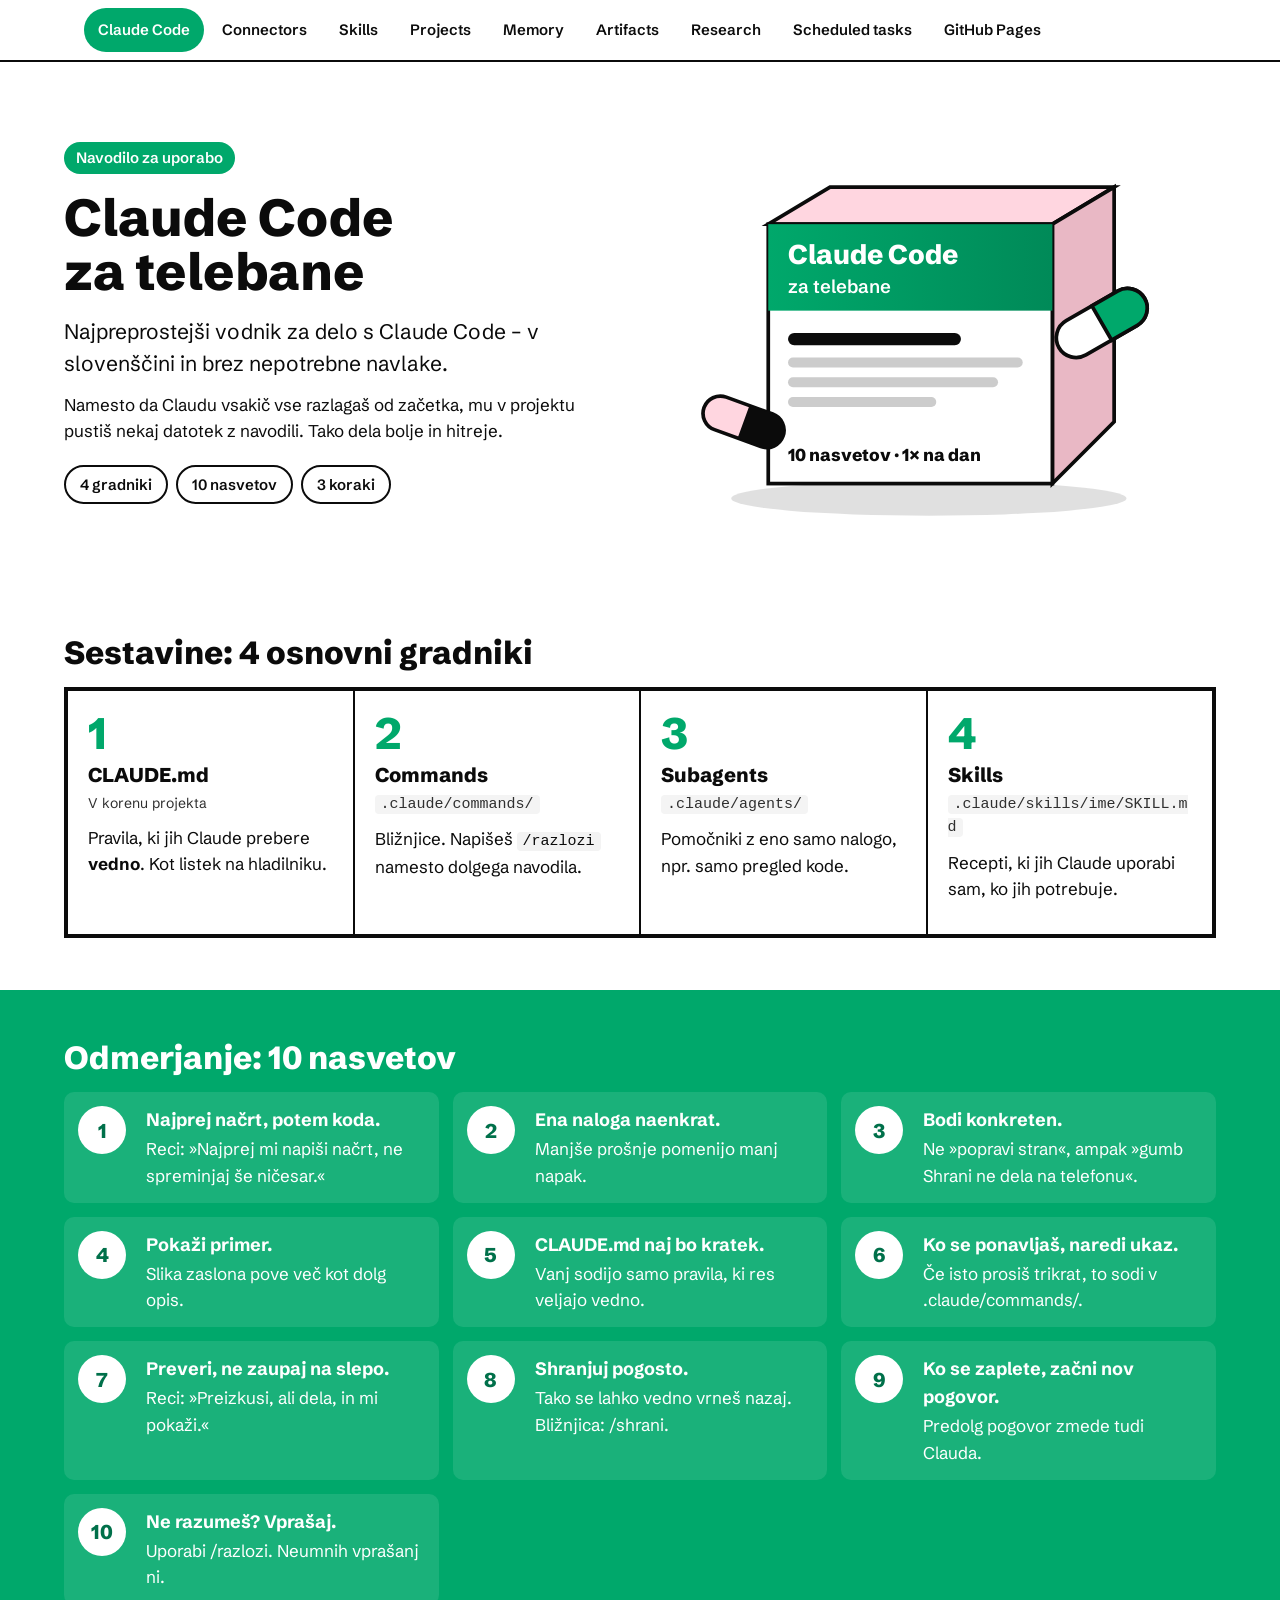
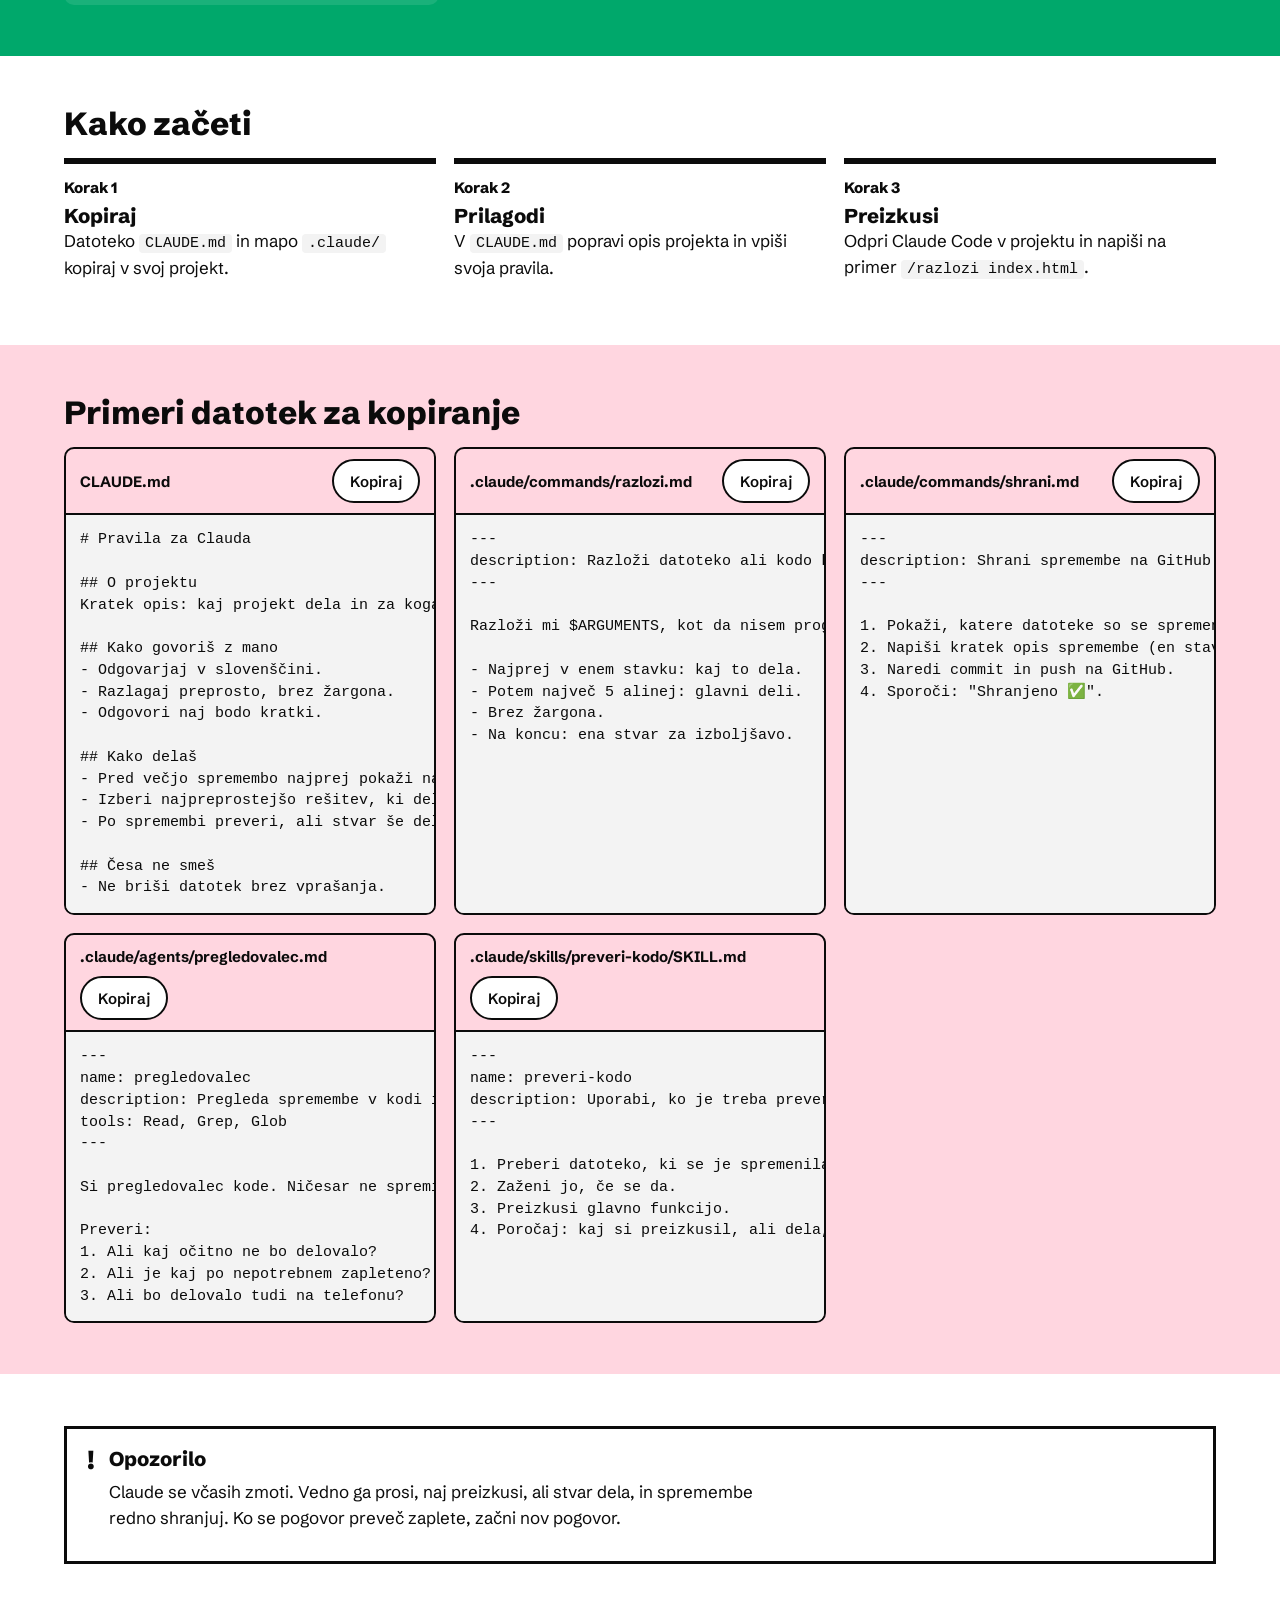
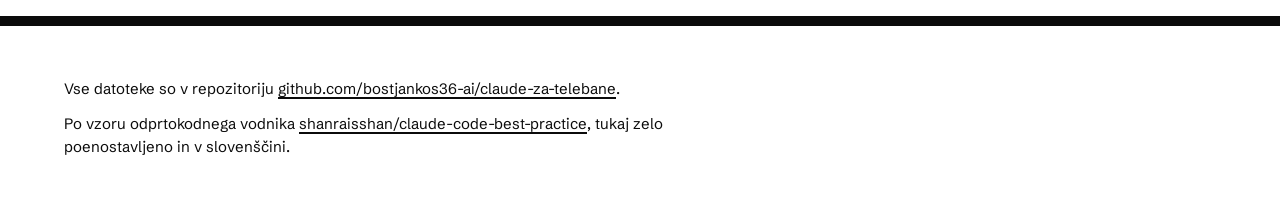
<file: index.html>
<!DOCTYPE html>
<html lang="sl">
<head>
<meta charset="utf-8">
<meta name="viewport" content="width=device-width, initial-scale=1">
<title>Claude Code za telebane</title>
<link rel="preconnect" href="https://fonts.googleapis.com">
<link href="https://fonts.googleapis.com/css2?family=Schibsted+Grotesk:wght@400;600;800&display=swap" rel="stylesheet">
<link rel="stylesheet" href="stil.css">
</head>
<body>
<nav class="menu" aria-label="Poglavja"><div class="in"><a href="index.html" aria-current="page">Claude Code</a><a href="povezave.html">Connectors</a><a href="vescine.html">Skills</a><a href="projekti.html">Projects</a><a href="spomin.html">Memory</a><a href="artefakti.html">Artifacts</a><a href="raziskava.html">Research</a><a href="opravila.html">Scheduled tasks</a><a href="stran.html">GitHub Pages</a></div></nav>

<header class="band hero"><div class="wrap heroGrid">
  <div>
    <span class="tag">Navodilo za uporabo</span>
    <h1>Claude Code za telebane</h1>
    <p class="lead">Najpreprostejši vodnik za delo s Claude Code – v slovenščini in brez nepotrebne navlake.</p>
    <p>Namesto da Claudu vsakič vse razlagaš od začetka, mu v projektu pustiš nekaj datotek z navodili. Tako dela bolje in hitreje.</p>
    <div class="dose"><span>4 gradniki</span><span>10 nasvetov</span><span>3 koraki</span></div>
  </div>
  <svg class="box" viewBox="0 0 400 340" role="img" aria-label="Škatlica z napisom Claude Code za telebane in dve tableti">
    <defs><linearGradient id="g" x1="0" x2="1"><stop offset="0" stop-color="#00a86b"/><stop offset="1" stop-color="#008a58"/></linearGradient></defs>
    <ellipse cx="190" cy="312" rx="160" ry="14" fill="#000" opacity=".12"/>
    <polygon points="60,90 290,90 340,60 110,60" fill="#ffd6e0" stroke="#0b0b0b" stroke-width="3"/>
    <polygon points="290,90 340,60 340,250 290,300" fill="#e9b8c5" stroke="#0b0b0b" stroke-width="3"/>
    <rect x="60" y="90" width="230" height="210" fill="#fff" stroke="#0b0b0b" stroke-width="3"/>
    <rect x="60" y="90" width="230" height="70" fill="url(#g)"/>
    <text x="76" y="122" font-family="Schibsted Grotesk,sans-serif" font-weight="800" font-size="22" fill="#fff">Claude Code</text>
    <text x="76" y="146" font-family="Schibsted Grotesk,sans-serif" font-weight="600" font-size="15" fill="#fff">za telebane</text>
    <rect x="76" y="178" width="140" height="10" rx="5" fill="#0b0b0b"/>
    <rect x="76" y="198" width="190" height="8" rx="4" fill="#ccc"/>
    <rect x="76" y="214" width="170" height="8" rx="4" fill="#ccc"/>
    <rect x="76" y="230" width="120" height="8" rx="4" fill="#ccc"/>
    <text x="76" y="282" font-family="Schibsted Grotesk,sans-serif" font-weight="800" font-size="14" fill="#0b0b0b">10 nasvetov · 1× na dan</text>
    <g class="pill"><g transform="translate(330,170) rotate(-30)">
      <rect x="-40" y="-16" width="80" height="32" rx="16" fill="#fff" stroke="#0b0b0b" stroke-width="3"/>
      <path d="M0,-16 h24 a16,16 0 0 1 0,32 h-24z" fill="#00a86b" stroke="#0b0b0b" stroke-width="3"/>
      <rect x="-30" y="-10" width="22" height="5" rx="2.5" fill="#fff" opacity=".9"/></g></g>
    <g class="pill b"><g transform="translate(40,250) rotate(20)">
      <rect x="-34" y="-14" width="68" height="28" rx="14" fill="#ffd6e0" stroke="#0b0b0b" stroke-width="3"/>
      <path d="M0,-14 h20 a14,14 0 0 1 0,28 h-20z" fill="#0b0b0b"/></g></g>
  </svg>
</div></header>

<section class="band"><div class="wrap">
  <h2>Sestavine: 4 osnovni gradniki</h2>
  <div class="blocks">
    <div class="blk"><div class="nr">1</div><h3>CLAUDE.md</h3><div class="where">V korenu projekta</div><p>Pravila, ki jih Claude prebere <b>vedno</b>. Kot listek na hladilniku.</p></div>
    <div class="blk"><div class="nr">2</div><h3>Commands</h3><div class="where"><code>.claude/commands/</code></div><p>Bližnjice. Napišeš <code>/razlozi</code> namesto dolgega navodila.</p></div>
    <div class="blk"><div class="nr">3</div><h3>Subagents</h3><div class="where"><code>.claude/agents/</code></div><p>Pomočniki z eno samo nalogo, npr. samo pregled kode.</p></div>
    <div class="blk"><div class="nr">4</div><h3>Skills</h3><div class="where"><code>.claude/skills/ime/SKILL.md</code></div><p>Recepti, ki jih Claude uporabi sam, ko jih potrebuje.</p></div>
  </div>
</div></section>

<section class="band green"><div class="wrap">
  <h2>Odmerjanje: 10 nasvetov</h2>
  <ol class="tips" id="tips"></ol>
</div></section>

<section class="band"><div class="wrap">
  <h2>Kako začeti</h2>
  <div class="steps">
    <div class="step"><h3>Kopiraj</h3><p>Datoteko <code>CLAUDE.md</code> in mapo <code>.claude/</code> kopiraj v svoj projekt.</p></div>
    <div class="step"><h3>Prilagodi</h3><p>V <code>CLAUDE.md</code> popravi opis projekta in vpiši svoja pravila.</p></div>
    <div class="step"><h3>Preizkusi</h3><p>Odpri Claude Code v projektu in napiši na primer <code>/razlozi index.html</code>.</p></div>
  </div>
</div></section>

<section class="band pink"><div class="wrap">
  <h2>Primeri datotek za kopiranje</h2>
  <div class="files" id="files"></div>
</div></section>

<section class="band"><div class="wrap">
  <div class="warn"><div class="x">!</div><div>
    <h3>Opozorilo</h3>
    <p style="margin-top:8px">Claude se včasih zmoti. Vedno ga prosi, naj preizkusi, ali stvar dela, in spremembe redno shranjuj. Ko se pogovor preveč zaplete, začni nov pogovor.</p>
  </div></div>
</div></section>

<footer class="band"><div class="wrap">
  <p>Vse datoteke so v repozitoriju <a href="https://github.com/bostjankos36-ai/claude-za-telebane">github.com/bostjankos36-ai/claude-za-telebane</a>.</p>
  <p>Po vzoru odprtokodnega vodnika <a href="https://github.com/shanraisshan/claude-code-best-practice">shanraisshan/claude-code-best-practice</a>, tukaj zelo poenostavljeno in v slovenščini.</p>
</div></footer>

<script>
{
const tips=[
 ["Najprej načrt, potem koda.","Reci: »Najprej mi napiši načrt, ne spreminjaj še ničesar.«"],
 ["Ena naloga naenkrat.","Manjše prošnje pomenijo manj napak."],
 ["Bodi konkreten.","Ne »popravi stran«, ampak »gumb Shrani ne dela na telefonu«."],
 ["Pokaži primer.","Slika zaslona pove več kot dolg opis."],
 ["CLAUDE.md naj bo kratek.","Vanj sodijo samo pravila, ki res veljajo vedno."],
 ["Ko se ponavljaš, naredi ukaz.","Če isto prosiš trikrat, to sodi v .claude/commands/."],
 ["Preveri, ne zaupaj na slepo.","Reci: »Preizkusi, ali dela, in mi pokaži.«"],
 ["Shranjuj pogosto.","Tako se lahko vedno vrneš nazaj. Bližnjica: /shrani."],
 ["Ko se zaplete, začni nov pogovor.","Predolg pogovor zmede tudi Clauda."],
 ["Ne razumeš? Vprašaj.","Uporabi /razlozi. Neumnih vprašanj ni."]
];
document.getElementById('tips').innerHTML=tips.map((t,i)=>`<li><span class="n">${i+1}</span><div><b>${t[0]}</b>${t[1]}</div></li>`).join('');

const files=[
 ["CLAUDE.md",`# Pravila za Clauda

## O projektu
Kratek opis: kaj projekt dela in za koga.

## Kako govoriš z mano
- Odgovarjaj v slovenščini.
- Razlagaj preprosto, brez žargona.
- Odgovori naj bodo kratki.

## Kako delaš
- Pred večjo spremembo najprej pokaži načrt.
- Izberi najpreprostejšo rešitev, ki deluje.
- Po spremembi preveri, ali stvar še dela.

## Česa ne smeš
- Ne briši datotek brez vprašanja.`],
 [".claude/commands/razlozi.md",`---
description: Razloži datoteko ali kodo kot za telebane
---

Razloži mi $ARGUMENTS, kot da nisem programerka.

- Najprej v enem stavku: kaj to dela.
- Potem največ 5 alinej: glavni deli.
- Brez žargona.
- Na koncu: ena stvar za izboljšavo.`],
 [".claude/commands/shrani.md",`---
description: Shrani spremembe na GitHub
---

1. Pokaži, katere datoteke so se spremenile.
2. Napiši kratek opis spremembe (en stavek).
3. Naredi commit in push na GitHub.
4. Sporoči: "Shranjeno ✅".`],
 [".claude/agents/pregledovalec.md",`---
name: pregledovalec
description: Pregleda spremembe v kodi in poišče napake.
tools: Read, Grep, Glob
---

Si pregledovalec kode. Ničesar ne spreminjaš.

Preveri:
1. Ali kaj očitno ne bo delovalo?
2. Ali je kaj po nepotrebnem zapleteno?
3. Ali bo delovalo tudi na telefonu?`],
 [".claude/skills/preveri-kodo/SKILL.md",`---
name: preveri-kodo
description: Uporabi, ko je treba preveriti, ali koda deluje.
---

1. Preberi datoteko, ki se je spremenila.
2. Zaženi jo, če se da.
3. Preizkusi glavno funkcijo.
4. Poročaj: kaj si preizkusil, ali dela, kaj popraviti.`]
];
const esc=s=>s.replace(/&/g,'&amp;').replace(/</g,'&lt;');
const box=document.getElementById('files');
box.innerHTML=files.map((f,i)=>`<div class="file"><div class="fh"><strong>${f[0]}</strong><button type="button" data-i="${i}">Kopiraj</button></div><pre><code>${esc(f[1])}</code></pre></div>`).join('');
box.addEventListener('click',async e=>{
  const b=e.target.closest('button');if(!b)return;
  try{await navigator.clipboard.writeText(files[b.dataset.i][1]);b.textContent='Kopirano ✓'}
  catch(err){b.textContent='Označi in kopiraj ročno'}
  setTimeout(()=>b.textContent='Kopiraj',1800);
});
}
</script>
</body>
</html>
</file>
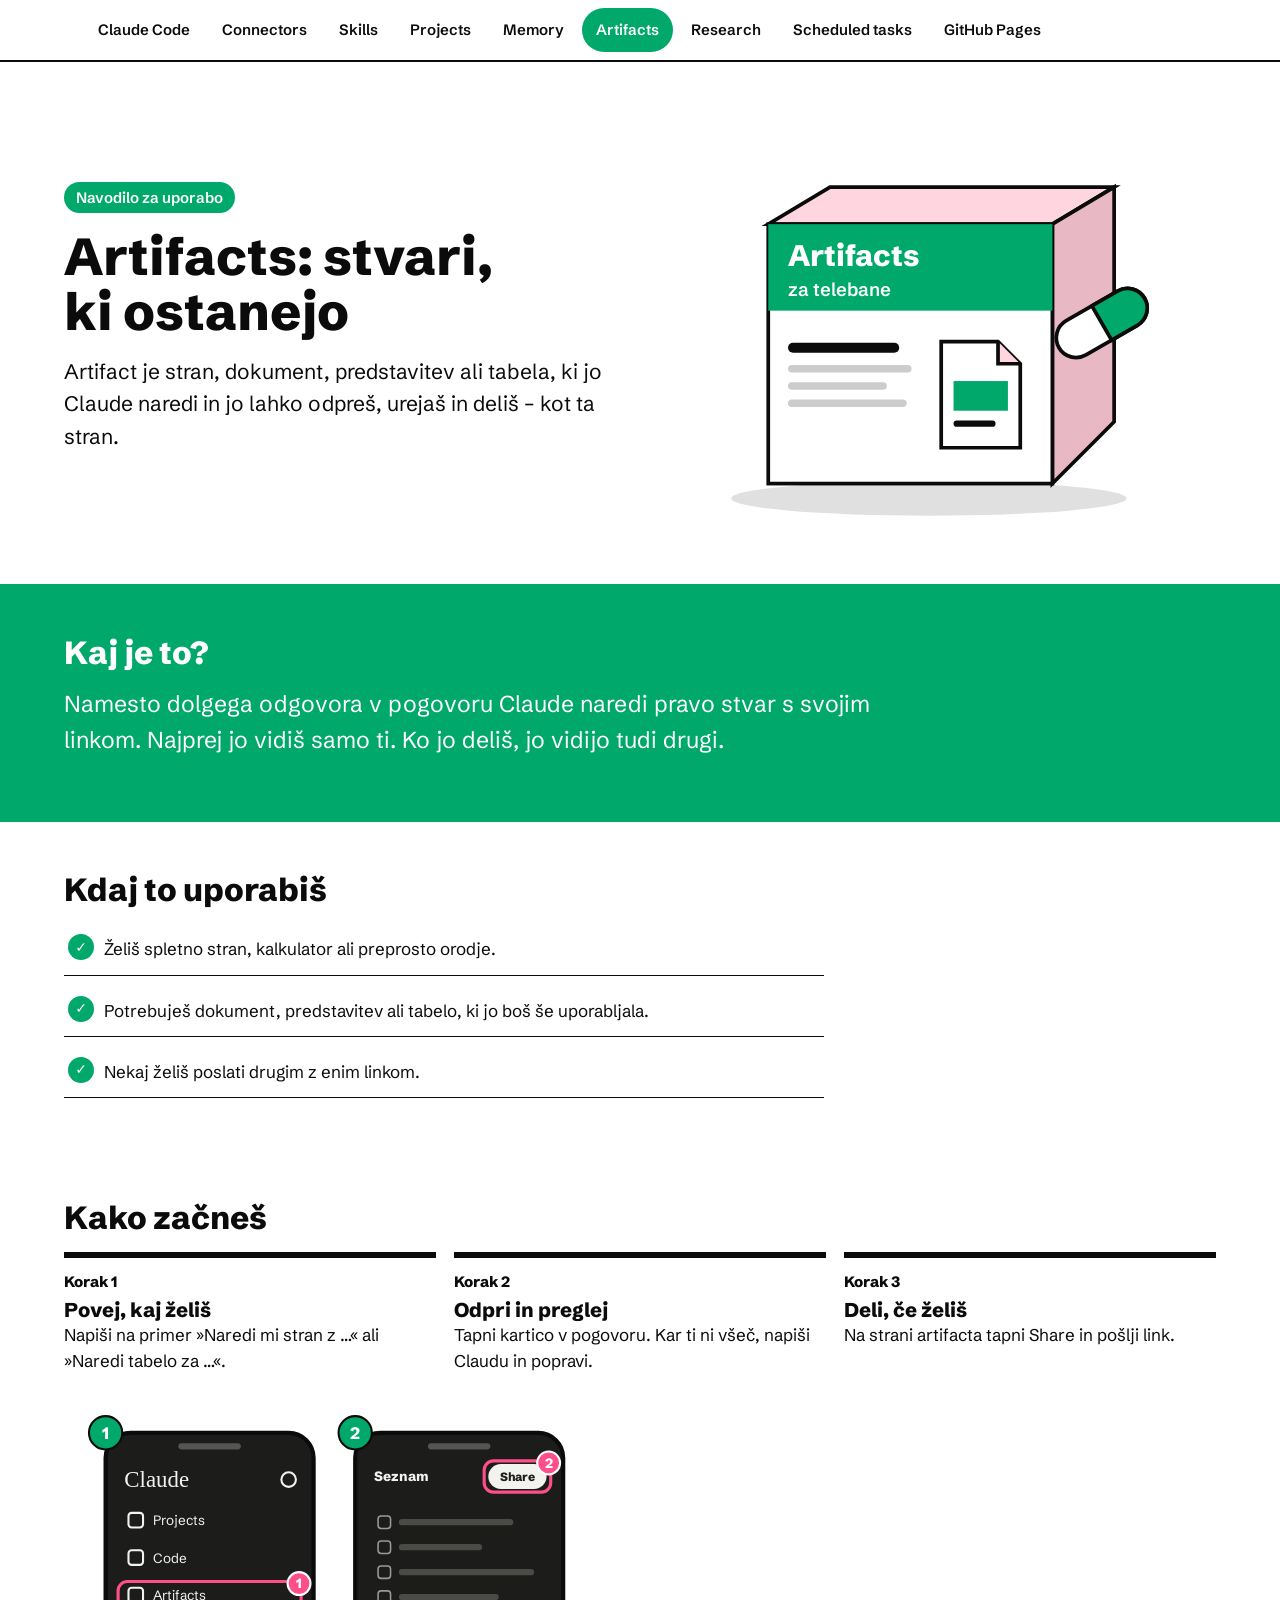
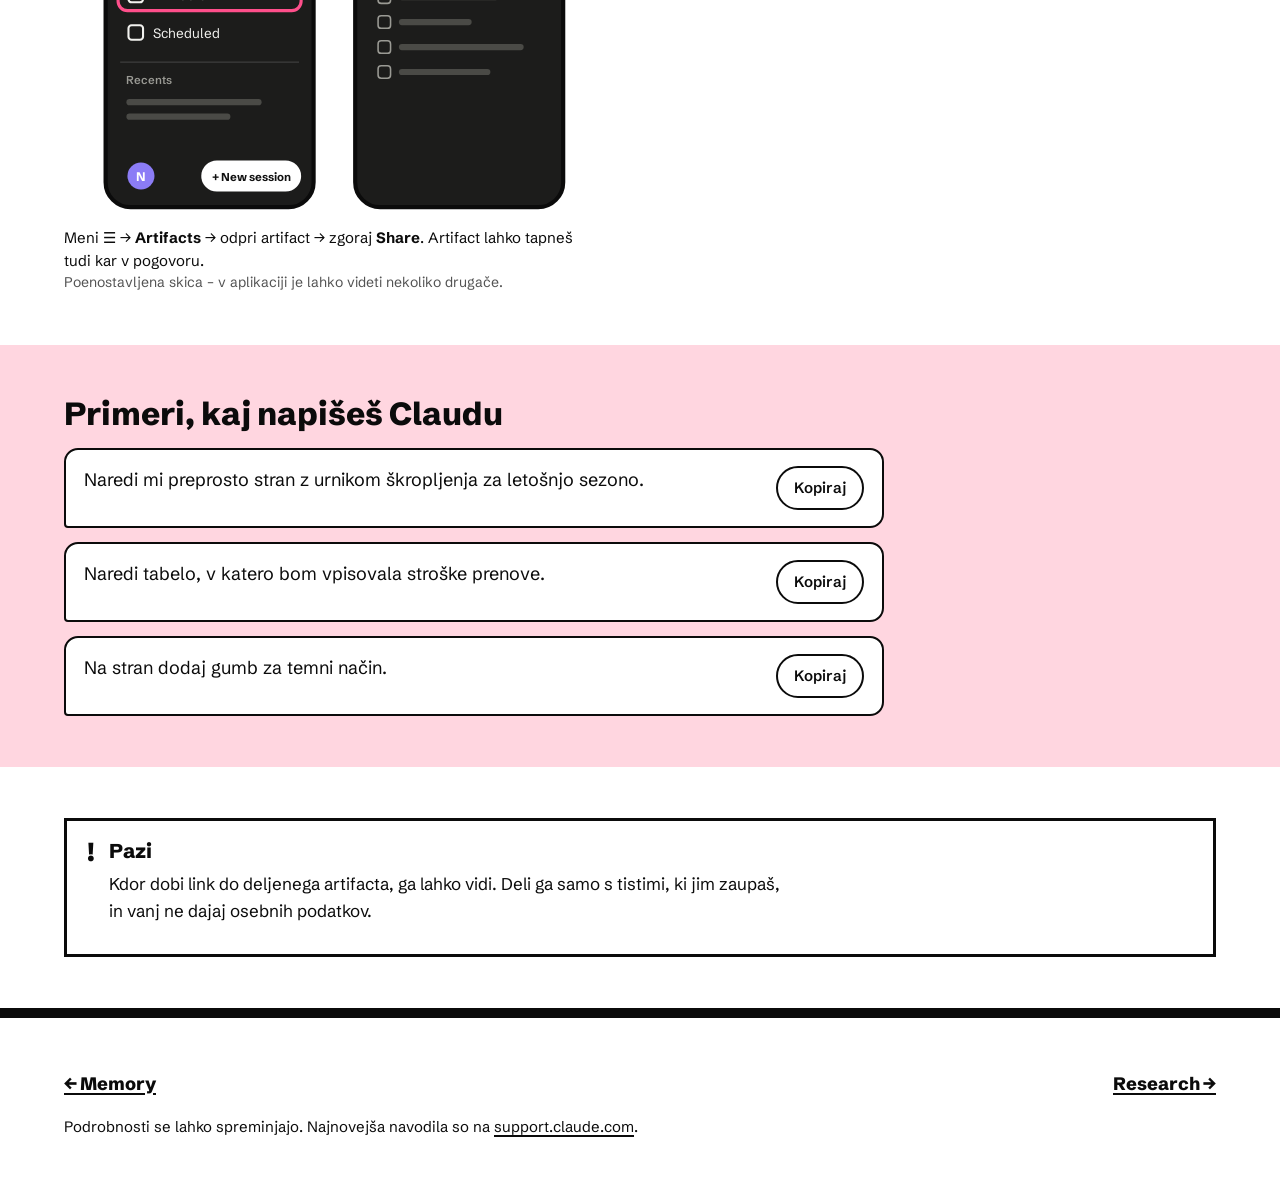
<file: artefakti.html>
<!DOCTYPE html>
<html lang="sl">
<head>
<meta charset="utf-8">
<meta name="viewport" content="width=device-width, initial-scale=1">
<title>Artifacts – za telebane</title>
<link rel="preconnect" href="https://fonts.googleapis.com">
<link href="https://fonts.googleapis.com/css2?family=Schibsted+Grotesk:wght@400;600;800&display=swap" rel="stylesheet">
<link rel="stylesheet" href="stil.css">
</head>
<body>
<nav class="menu" aria-label="Poglavja"><div class="in"><a href="index.html">Claude Code</a><a href="povezave.html">Connectors</a><a href="vescine.html">Skills</a><a href="projekti.html">Projects</a><a href="spomin.html">Memory</a><a href="artefakti.html" aria-current="page">Artifacts</a><a href="raziskava.html">Research</a><a href="opravila.html">Scheduled tasks</a><a href="stran.html">GitHub Pages</a></div></nav>
<header class="band hero"><div class="wrap heroGrid">
  <div>
    <span class="tag">Navodilo za uporabo</span>
    <h1>Artifacts: stvari, ki ostanejo</h1>
    <p class="lead">Artifact je stran, dokument, predstavitev ali tabela, ki jo Claude naredi in jo lahko odpreš, urejaš in deliš – kot ta stran.</p>
  </div>
  <svg class="box" viewBox="0 0 400 340" role="img" aria-label="Škatlica z napisom Artifacts">
    <ellipse cx="190" cy="312" rx="160" ry="14" fill="#000" opacity=".12"/>
    <polygon points="60,90 290,90 340,60 110,60" fill="#ffd6e0" stroke="#0b0b0b" stroke-width="3"/>
    <polygon points="290,90 340,60 340,250 290,300" fill="#e9b8c5" stroke="#0b0b0b" stroke-width="3"/>
    <rect x="60" y="90" width="230" height="210" fill="#fff" stroke="#0b0b0b" stroke-width="3"/>
    <rect x="60" y="90" width="230" height="70" fill="#00a86b"/>
    <text x="76" y="124" font-family="Schibsted Grotesk,sans-serif" font-weight="800" font-size="24" fill="#fff">Artifacts</text>
    <text x="76" y="148" font-family="Schibsted Grotesk,sans-serif" font-weight="600" font-size="15" fill="#fff">za telebane</text>
    <rect x="76" y="186" width="90" height="8" rx="4" fill="#0b0b0b"/>
    <rect x="76" y="204" width="100" height="6" rx="3" fill="#ccc"/>
    <rect x="76" y="218" width="80" height="6" rx="3" fill="#ccc"/>
    <rect x="76" y="232" width="96" height="6" rx="3" fill="#ccc"/>
    <g transform="translate(200,185)"><path d="M0,0 h46 l18,18 v68 h-64z" fill="#fff" stroke="#0b0b0b" stroke-width="3"/><path d="M46,0 v18 h18" fill="#ffd6e0" stroke="#0b0b0b" stroke-width="3"/><rect x="10" y="32" width="44" height="24" fill="#00a86b"/><rect x="10" y="64" width="34" height="5" rx="2.5" fill="#0b0b0b"/></g>
    <g class="pill"><g transform="translate(330,170) rotate(-30)">
      <rect x="-40" y="-16" width="80" height="32" rx="16" fill="#fff" stroke="#0b0b0b" stroke-width="3"/>
      <path d="M0,-16 h24 a16,16 0 0 1 0,32 h-24z" fill="#00a86b" stroke="#0b0b0b" stroke-width="3"/></g></g>
  </svg>
</div></header>

<section class="band green"><div class="wrap">
  <h2>Kaj je to?</h2>
  <p class="what">Namesto dolgega odgovora v pogovoru Claude naredi pravo stvar s svojim linkom. Najprej jo vidiš samo ti. Ko jo deliš, jo vidijo tudi drugi.</p>
</div></section>

<section class="band"><div class="wrap">
  <h2>Kdaj to uporabiš</h2>
  <ul class="when"><li>Želiš spletno stran, kalkulator ali preprosto orodje.</li><li>Potrebuješ dokument, predstavitev ali tabelo, ki jo boš še uporabljala.</li><li>Nekaj želiš poslati drugim z enim linkom.</li></ul>
</div></section>

<section class="band"><div class="wrap">
  <h2>Kako začneš</h2>
  <div class="steps"><div class="step"><h3>Povej, kaj želiš</h3><p>Napiši na primer »Naredi mi stran z …« ali »Naredi tabelo za …«.</p></div><div class="step"><h3>Odpri in preglej</h3><p>Tapni kartico v pogovoru. Kar ti ni všeč, napiši Claudu in popravi.</p></div><div class="step"><h3>Deli, če želiš</h3><p>Na strani artifacta tapni Share in pošlji link.</p></div></div>


<figure class="shot"><svg viewBox="-20 0 500 390" role="img" aria-label="Skica: stranski meni, Artifacts in gumb Share"><g transform="translate(20,0)"><rect x="0" y="20" width="200" height="360" rx="24" fill="#1c1c1b" stroke="#0b0b0b" stroke-width="4"/><rect x="70" y="30" width="60" height="6" rx="3" fill="#555"/><text x="18" y="72" font-family="Georgia,serif" font-size="22" fill="#f2f2ef">Claude</text><circle cx="176" cy="65" r="7" fill="none" stroke="#f2f2ef" stroke-width="2"/><rect x="22" y="97" width="14" height="14" rx="3" fill="none" stroke="#f2f2ef" stroke-width="2"/><text x="46" y="109" font-family="Schibsted Grotesk,sans-serif" font-size="13" font-weight="400" fill="#f2f2ef" text-anchor="start">Projects</text><rect x="22" y="133" width="14" height="14" rx="3" fill="none" stroke="#f2f2ef" stroke-width="2"/><text x="46" y="145" font-family="Schibsted Grotesk,sans-serif" font-size="13" font-weight="400" fill="#f2f2ef" text-anchor="start">Code</text><rect x="22" y="169" width="14" height="14" rx="3" fill="none" stroke="#f2f2ef" stroke-width="2"/><text x="46" y="181" font-family="Schibsted Grotesk,sans-serif" font-size="13" font-weight="400" fill="#f2f2ef" text-anchor="start">Artifacts</text><rect x="12" y="163" width="176" height="28" rx="9" fill="none" stroke="#ff4f8b" stroke-width="3"/><circle cx="186" cy="165" r="11" fill="#ff4f8b" stroke="#fff" stroke-width="2"/><text x="186" y="169.5" font-family="Schibsted Grotesk,sans-serif" font-size="13" font-weight="800" fill="#fff" text-anchor="middle">1</text><rect x="22" y="205" width="14" height="14" rx="3" fill="none" stroke="#f2f2ef" stroke-width="2"/><text x="46" y="217" font-family="Schibsted Grotesk,sans-serif" font-size="13" font-weight="400" fill="#f2f2ef" text-anchor="start">Scheduled</text><rect x="14" y="240" width="172" height="1" fill="#444"/><text x="20" y="262" font-family="Schibsted Grotesk,sans-serif" font-size="11" font-weight="600" fill="#9a9a94" text-anchor="start">Recents</text><rect x="20" y="276" width="130" height="6" rx="3" fill="#4a4a46"/><rect x="20" y="290" width="100" height="6" rx="3" fill="#4a4a46"/><circle cx="34" cy="350" r="13" fill="#8b7cf6"/><text x="34" y="355" font-family="Schibsted Grotesk,sans-serif" font-size="12" font-weight="700" fill="#fff" text-anchor="middle">N</text><rect x="92" y="335" width="96" height="30" rx="15" fill="#fff"/><text x="140" y="355" font-family="Schibsted Grotesk,sans-serif" font-size="11" font-weight="700" fill="#111" text-anchor="middle">+ New session</text><circle cx="0" cy="20" r="16" fill="#00a86b" stroke="#0b0b0b" stroke-width="2"/><text x="0" y="26" font-family="Schibsted Grotesk,sans-serif" font-size="16" font-weight="800" fill="#fff" text-anchor="middle">1</text></g><g transform="translate(260,0)"><rect x="0" y="20" width="200" height="360" rx="24" fill="#1c1c1b" stroke="#0b0b0b" stroke-width="4"/><rect x="70" y="30" width="60" height="6" rx="3" fill="#555"/><text x="18" y="66" font-family="Schibsted Grotesk,sans-serif" font-size="13" font-weight="800" fill="#f2f2ef" text-anchor="start">Seznam</text><rect x="128" y="50" width="56" height="24" rx="12" fill="#f2f2ef"/><text x="156" y="66" font-family="Schibsted Grotesk,sans-serif" font-size="11.5" font-weight="800" fill="#1c1c1b" text-anchor="middle">Share</text><rect x="124" y="47" width="64" height="30" rx="9" fill="none" stroke="#ff4f8b" stroke-width="3"/><circle cx="186" cy="49" r="11" fill="#ff4f8b" stroke="#fff" stroke-width="2"/><text x="186" y="53.5" font-family="Schibsted Grotesk,sans-serif" font-size="13" font-weight="800" fill="#fff" text-anchor="middle">2</text><rect x="22" y="100" width="12" height="12" rx="3" fill="none" stroke="#9a9a94" stroke-width="1.5"/><rect x="42" y="103" width="110" height="6" rx="3" fill="#4a4a46"/><rect x="22" y="124" width="12" height="12" rx="3" fill="none" stroke="#9a9a94" stroke-width="1.5"/><rect x="42" y="127" width="80" height="6" rx="3" fill="#4a4a46"/><rect x="22" y="148" width="12" height="12" rx="3" fill="none" stroke="#9a9a94" stroke-width="1.5"/><rect x="42" y="151" width="130" height="6" rx="3" fill="#4a4a46"/><rect x="22" y="172" width="12" height="12" rx="3" fill="none" stroke="#9a9a94" stroke-width="1.5"/><rect x="42" y="175" width="96" height="6" rx="3" fill="#4a4a46"/><rect x="22" y="196" width="12" height="12" rx="3" fill="none" stroke="#9a9a94" stroke-width="1.5"/><rect x="42" y="199" width="70" height="6" rx="3" fill="#4a4a46"/><rect x="22" y="220" width="12" height="12" rx="3" fill="none" stroke="#9a9a94" stroke-width="1.5"/><rect x="42" y="223" width="120" height="6" rx="3" fill="#4a4a46"/><rect x="22" y="244" width="12" height="12" rx="3" fill="none" stroke="#9a9a94" stroke-width="1.5"/><rect x="42" y="247" width="88" height="6" rx="3" fill="#4a4a46"/><circle cx="0" cy="20" r="16" fill="#00a86b" stroke="#0b0b0b" stroke-width="2"/><text x="0" y="26" font-family="Schibsted Grotesk,sans-serif" font-size="16" font-weight="800" fill="#fff" text-anchor="middle">2</text></g></svg><figcaption>Meni ☰ → <b>Artifacts</b> → odpri artifact → zgoraj <b>Share</b>. Artifact lahko tapneš tudi kar v pogovoru. <span>Poenostavljena skica – v aplikaciji je lahko videti nekoliko drugače.</span></figcaption></figure>
</div></section>

<section class="band pink"><div class="wrap">
  <h2>Primeri, kaj napišeš Claudu</h2>
  <div class="ex" id="ex"><div class="q"><p>Naredi mi preprosto stran z urnikom škropljenja za letošnjo sezono.</p><button type="button" data-t="Naredi mi preprosto stran z urnikom škropljenja za letošnjo sezono.">Kopiraj</button></div><div class="q"><p>Naredi tabelo, v katero bom vpisovala stroške prenove.</p><button type="button" data-t="Naredi tabelo, v katero bom vpisovala stroške prenove.">Kopiraj</button></div><div class="q"><p>Na stran dodaj gumb za temni način.</p><button type="button" data-t="Na stran dodaj gumb za temni način.">Kopiraj</button></div></div>
</div></section>

<section class="band"><div class="wrap">
  <div class="warn"><div class="x">!</div><div>
    <h3>Pazi</h3>
    <p style="margin-top:8px">Kdor dobi link do deljenega artifacta, ga lahko vidi. Deli ga samo s tistimi, ki jim zaupaš, in vanj ne dajaj osebnih podatkov.</p>
  </div></div>
</div></section>

<footer class="band"><div class="wrap">
  <div class="pn"><a href="spomin.html">← Memory</a><a href="raziskava.html">Research →</a></div>
  <p style="margin-top:18px">Podrobnosti se lahko spreminjajo. Najnovejša navodila so na <a href="https://support.claude.com">support.claude.com</a>.</p>
</div></footer>
<script>
{
document.getElementById('ex').addEventListener('click',async ev=>{
  const b=ev.target.closest('button');if(!b)return;
  try{await navigator.clipboard.writeText(b.dataset.t);b.textContent='Kopirano ✓'}
  catch(err){b.textContent='Označi in kopiraj'}
  setTimeout(()=>b.textContent='Kopiraj',1800);
});
}
</script>
</body>
</html>
</file>
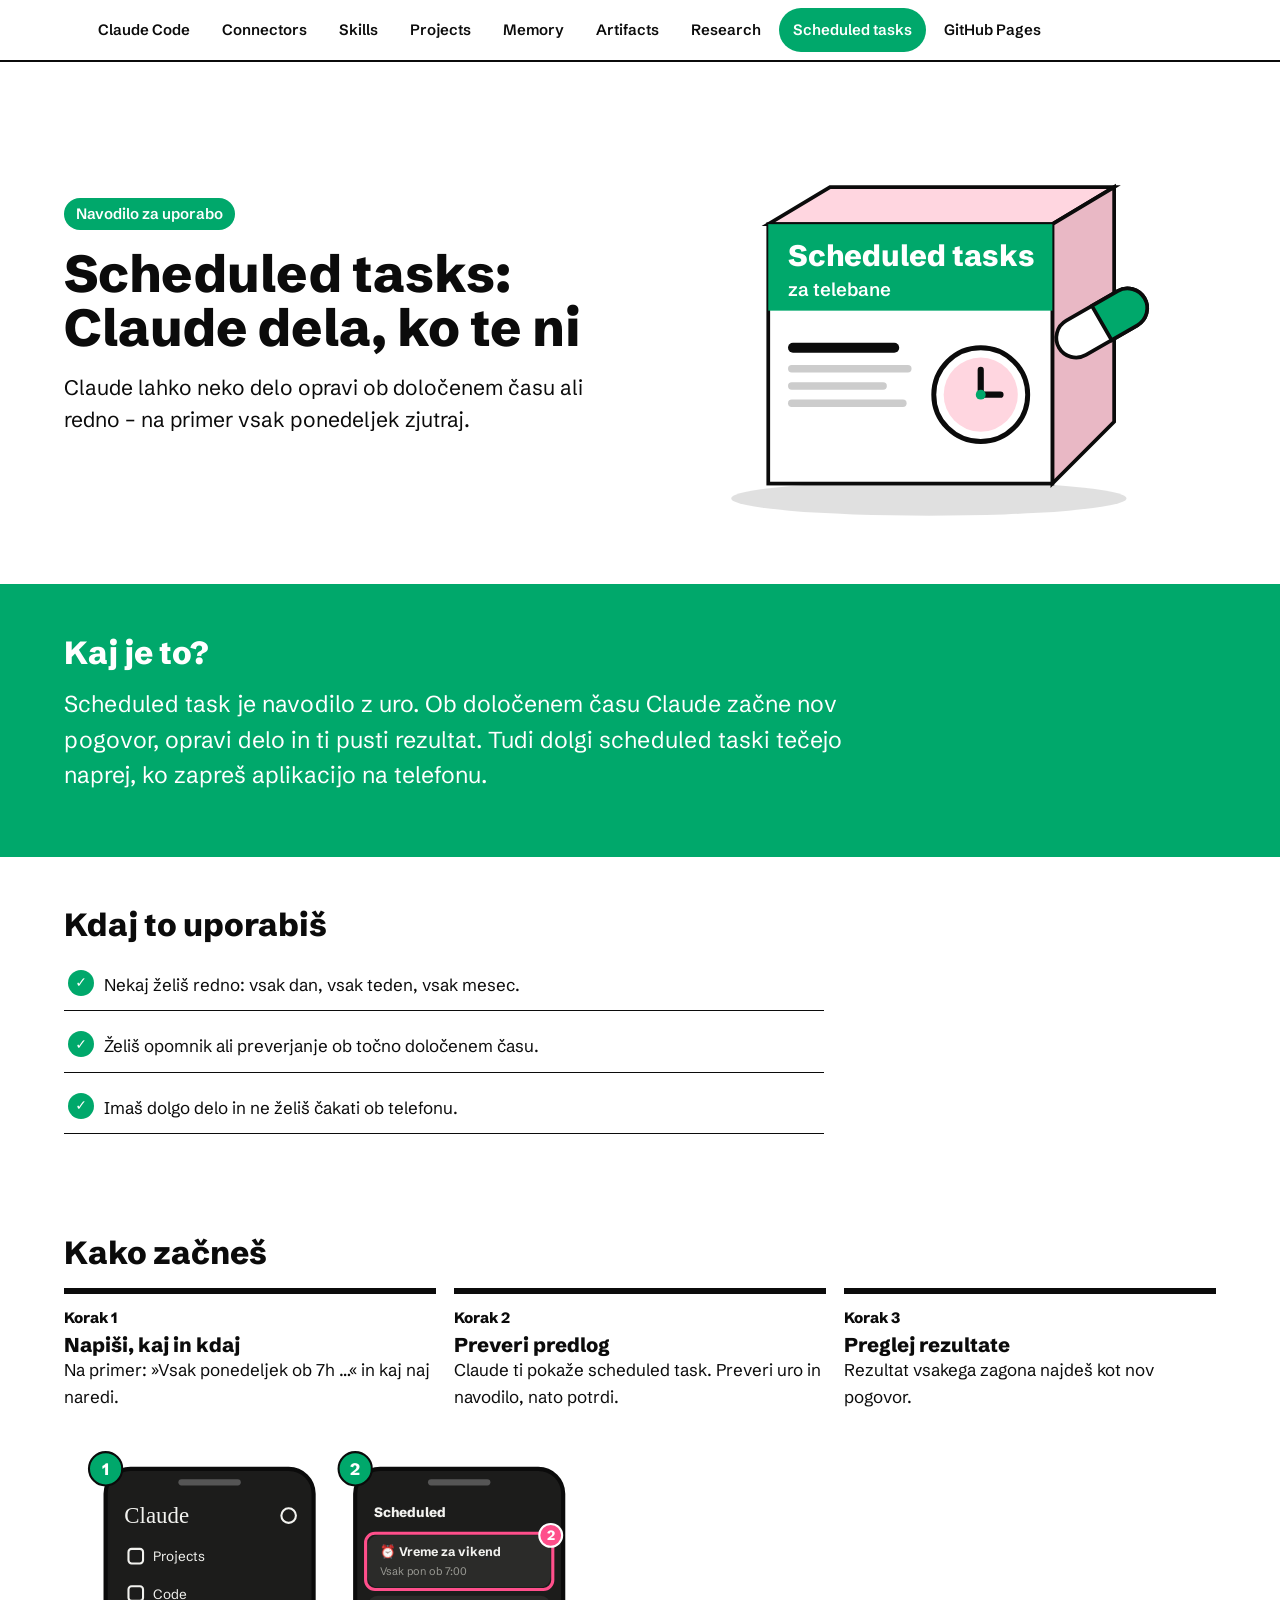
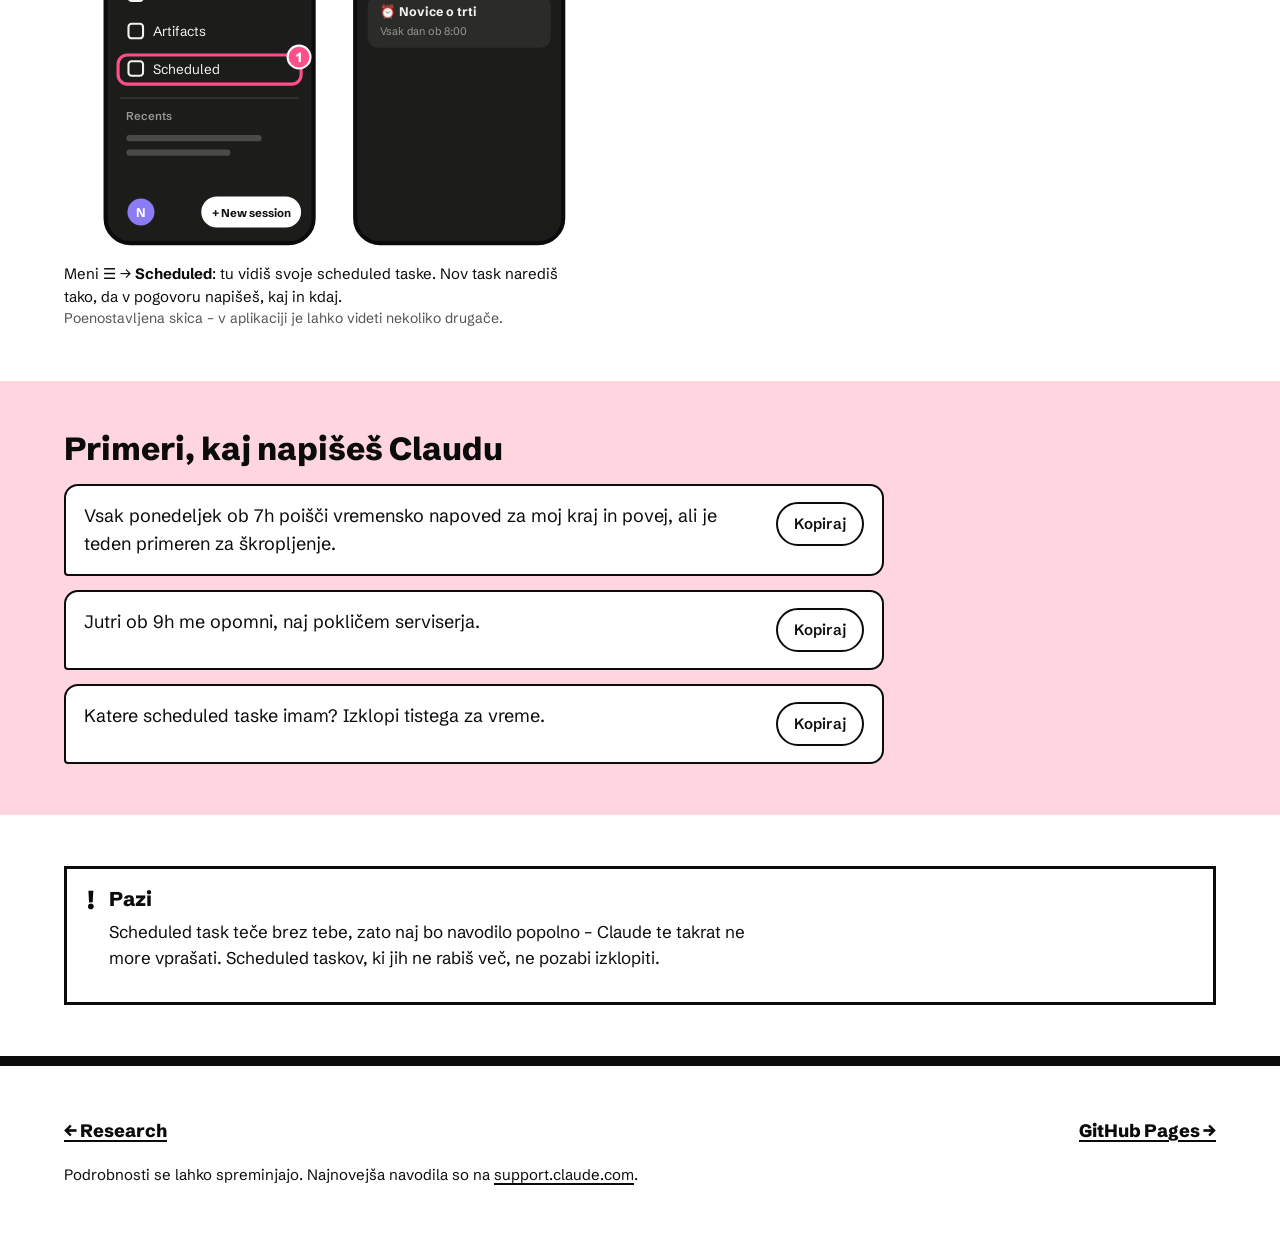
<file: opravila.html>
<!DOCTYPE html>
<html lang="sl">
<head>
<meta charset="utf-8">
<meta name="viewport" content="width=device-width, initial-scale=1">
<title>Scheduled tasks – za telebane</title>
<link rel="preconnect" href="https://fonts.googleapis.com">
<link href="https://fonts.googleapis.com/css2?family=Schibsted+Grotesk:wght@400;600;800&display=swap" rel="stylesheet">
<link rel="stylesheet" href="stil.css">
</head>
<body>
<nav class="menu" aria-label="Poglavja"><div class="in"><a href="index.html">Claude Code</a><a href="povezave.html">Connectors</a><a href="vescine.html">Skills</a><a href="projekti.html">Projects</a><a href="spomin.html">Memory</a><a href="artefakti.html">Artifacts</a><a href="raziskava.html">Research</a><a href="opravila.html" aria-current="page">Scheduled tasks</a><a href="stran.html">GitHub Pages</a></div></nav>
<header class="band hero"><div class="wrap heroGrid">
  <div>
    <span class="tag">Navodilo za uporabo</span>
    <h1>Scheduled tasks: Claude dela, ko te ni</h1>
    <p class="lead">Claude lahko neko delo opravi ob določenem času ali redno – na primer vsak ponedeljek zjutraj.</p>
  </div>
  <svg class="box" viewBox="0 0 400 340" role="img" aria-label="Škatlica z napisom Scheduled tasks">
    <ellipse cx="190" cy="312" rx="160" ry="14" fill="#000" opacity=".12"/>
    <polygon points="60,90 290,90 340,60 110,60" fill="#ffd6e0" stroke="#0b0b0b" stroke-width="3"/>
    <polygon points="290,90 340,60 340,250 290,300" fill="#e9b8c5" stroke="#0b0b0b" stroke-width="3"/>
    <rect x="60" y="90" width="230" height="210" fill="#fff" stroke="#0b0b0b" stroke-width="3"/>
    <rect x="60" y="90" width="230" height="70" fill="#00a86b"/>
    <text x="76" y="124" font-family="Schibsted Grotesk,sans-serif" font-weight="800" font-size="24" fill="#fff">Scheduled tasks</text>
    <text x="76" y="148" font-family="Schibsted Grotesk,sans-serif" font-weight="600" font-size="15" fill="#fff">za telebane</text>
    <rect x="76" y="186" width="90" height="8" rx="4" fill="#0b0b0b"/>
    <rect x="76" y="204" width="100" height="6" rx="3" fill="#ccc"/>
    <rect x="76" y="218" width="80" height="6" rx="3" fill="#ccc"/>
    <rect x="76" y="232" width="96" height="6" rx="3" fill="#ccc"/>
    <g transform="translate(196,184)"><circle cx="36" cy="44" r="38" fill="#fff" stroke="#0b0b0b" stroke-width="4"/><circle cx="36" cy="44" r="30" fill="#ffd6e0"/><path d="M36,44 v-20 M36,44 h16" stroke="#0b0b0b" stroke-width="5" stroke-linecap="round"/><circle cx="36" cy="44" r="4" fill="#00a86b"/></g>
    <g class="pill"><g transform="translate(330,170) rotate(-30)">
      <rect x="-40" y="-16" width="80" height="32" rx="16" fill="#fff" stroke="#0b0b0b" stroke-width="3"/>
      <path d="M0,-16 h24 a16,16 0 0 1 0,32 h-24z" fill="#00a86b" stroke="#0b0b0b" stroke-width="3"/></g></g>
  </svg>
</div></header>

<section class="band green"><div class="wrap">
  <h2>Kaj je to?</h2>
  <p class="what">Scheduled task je navodilo z uro. Ob določenem času Claude začne nov pogovor, opravi delo in ti pusti rezultat. Tudi dolgi scheduled taski tečejo naprej, ko zapreš aplikacijo na telefonu.</p>
</div></section>

<section class="band"><div class="wrap">
  <h2>Kdaj to uporabiš</h2>
  <ul class="when"><li>Nekaj želiš redno: vsak dan, vsak teden, vsak mesec.</li><li>Želiš opomnik ali preverjanje ob točno določenem času.</li><li>Imaš dolgo delo in ne želiš čakati ob telefonu.</li></ul>
</div></section>

<section class="band"><div class="wrap">
  <h2>Kako začneš</h2>
  <div class="steps"><div class="step"><h3>Napiši, kaj in kdaj</h3><p>Na primer: »Vsak ponedeljek ob 7h …« in kaj naj naredi.</p></div><div class="step"><h3>Preveri predlog</h3><p>Claude ti pokaže scheduled task. Preveri uro in navodilo, nato potrdi.</p></div><div class="step"><h3>Preglej rezultate</h3><p>Rezultat vsakega zagona najdeš kot nov pogovor.</p></div></div>


<figure class="shot"><svg viewBox="-20 0 500 390" role="img" aria-label="Skica: stranski meni, Scheduled in seznam taskov"><g transform="translate(20,0)"><rect x="0" y="20" width="200" height="360" rx="24" fill="#1c1c1b" stroke="#0b0b0b" stroke-width="4"/><rect x="70" y="30" width="60" height="6" rx="3" fill="#555"/><text x="18" y="72" font-family="Georgia,serif" font-size="22" fill="#f2f2ef">Claude</text><circle cx="176" cy="65" r="7" fill="none" stroke="#f2f2ef" stroke-width="2"/><rect x="22" y="97" width="14" height="14" rx="3" fill="none" stroke="#f2f2ef" stroke-width="2"/><text x="46" y="109" font-family="Schibsted Grotesk,sans-serif" font-size="13" font-weight="400" fill="#f2f2ef" text-anchor="start">Projects</text><rect x="22" y="133" width="14" height="14" rx="3" fill="none" stroke="#f2f2ef" stroke-width="2"/><text x="46" y="145" font-family="Schibsted Grotesk,sans-serif" font-size="13" font-weight="400" fill="#f2f2ef" text-anchor="start">Code</text><rect x="22" y="169" width="14" height="14" rx="3" fill="none" stroke="#f2f2ef" stroke-width="2"/><text x="46" y="181" font-family="Schibsted Grotesk,sans-serif" font-size="13" font-weight="400" fill="#f2f2ef" text-anchor="start">Artifacts</text><rect x="22" y="205" width="14" height="14" rx="3" fill="none" stroke="#f2f2ef" stroke-width="2"/><text x="46" y="217" font-family="Schibsted Grotesk,sans-serif" font-size="13" font-weight="400" fill="#f2f2ef" text-anchor="start">Scheduled</text><rect x="12" y="199" width="176" height="28" rx="9" fill="none" stroke="#ff4f8b" stroke-width="3"/><circle cx="186" cy="201" r="11" fill="#ff4f8b" stroke="#fff" stroke-width="2"/><text x="186" y="205.5" font-family="Schibsted Grotesk,sans-serif" font-size="13" font-weight="800" fill="#fff" text-anchor="middle">1</text><rect x="14" y="240" width="172" height="1" fill="#444"/><text x="20" y="262" font-family="Schibsted Grotesk,sans-serif" font-size="11" font-weight="600" fill="#9a9a94" text-anchor="start">Recents</text><rect x="20" y="276" width="130" height="6" rx="3" fill="#4a4a46"/><rect x="20" y="290" width="100" height="6" rx="3" fill="#4a4a46"/><circle cx="34" cy="350" r="13" fill="#8b7cf6"/><text x="34" y="355" font-family="Schibsted Grotesk,sans-serif" font-size="12" font-weight="700" fill="#fff" text-anchor="middle">N</text><rect x="92" y="335" width="96" height="30" rx="15" fill="#fff"/><text x="140" y="355" font-family="Schibsted Grotesk,sans-serif" font-size="11" font-weight="700" fill="#111" text-anchor="middle">+ New session</text><circle cx="0" cy="20" r="16" fill="#00a86b" stroke="#0b0b0b" stroke-width="2"/><text x="0" y="26" font-family="Schibsted Grotesk,sans-serif" font-size="16" font-weight="800" fill="#fff" text-anchor="middle">1</text></g><g transform="translate(260,0)"><rect x="0" y="20" width="200" height="360" rx="24" fill="#1c1c1b" stroke="#0b0b0b" stroke-width="4"/><rect x="70" y="30" width="60" height="6" rx="3" fill="#555"/><text x="18" y="66" font-family="Schibsted Grotesk,sans-serif" font-size="13" font-weight="800" fill="#f2f2ef" text-anchor="start">Scheduled</text><rect x="12" y="84" width="176" height="50" rx="10" fill="#2b2b29"/><text x="24" y="104" font-family="Schibsted Grotesk,sans-serif" font-size="12" font-weight="700" fill="#f2f2ef" text-anchor="start">⏰ Vreme za vikend</text><text x="24" y="122" font-family="Schibsted Grotesk,sans-serif" font-size="10.5" font-weight="400" fill="#9a9a94" text-anchor="start">Vsak pon ob 7:00</text><rect x="12" y="142" width="176" height="50" rx="10" fill="#2b2b29"/><text x="24" y="162" font-family="Schibsted Grotesk,sans-serif" font-size="12" font-weight="700" fill="#f2f2ef" text-anchor="start">⏰ Novice o trti</text><text x="24" y="180" font-family="Schibsted Grotesk,sans-serif" font-size="10.5" font-weight="400" fill="#9a9a94" text-anchor="start">Vsak dan ob 8:00</text><rect x="10" y="82" width="180" height="54" rx="9" fill="none" stroke="#ff4f8b" stroke-width="3"/><circle cx="188" cy="84" r="11" fill="#ff4f8b" stroke="#fff" stroke-width="2"/><text x="188" y="88.5" font-family="Schibsted Grotesk,sans-serif" font-size="13" font-weight="800" fill="#fff" text-anchor="middle">2</text><circle cx="0" cy="20" r="16" fill="#00a86b" stroke="#0b0b0b" stroke-width="2"/><text x="0" y="26" font-family="Schibsted Grotesk,sans-serif" font-size="16" font-weight="800" fill="#fff" text-anchor="middle">2</text></g></svg><figcaption>Meni ☰ → <b>Scheduled</b>: tu vidiš svoje scheduled taske. Nov task narediš tako, da v pogovoru napišeš, kaj in kdaj. <span>Poenostavljena skica – v aplikaciji je lahko videti nekoliko drugače.</span></figcaption></figure>
</div></section>

<section class="band pink"><div class="wrap">
  <h2>Primeri, kaj napišeš Claudu</h2>
  <div class="ex" id="ex"><div class="q"><p>Vsak ponedeljek ob 7h poišči vremensko napoved za moj kraj in povej, ali je teden primeren za škropljenje.</p><button type="button" data-t="Vsak ponedeljek ob 7h poišči vremensko napoved za moj kraj in povej, ali je teden primeren za škropljenje.">Kopiraj</button></div><div class="q"><p>Jutri ob 9h me opomni, naj pokličem serviserja.</p><button type="button" data-t="Jutri ob 9h me opomni, naj pokličem serviserja.">Kopiraj</button></div><div class="q"><p>Katere scheduled taske imam? Izklopi tistega za vreme.</p><button type="button" data-t="Katere scheduled taske imam? Izklopi tistega za vreme.">Kopiraj</button></div></div>
</div></section>

<section class="band"><div class="wrap">
  <div class="warn"><div class="x">!</div><div>
    <h3>Pazi</h3>
    <p style="margin-top:8px">Scheduled task teče brez tebe, zato naj bo navodilo popolno – Claude te takrat ne more vprašati. Scheduled taskov, ki jih ne rabiš več, ne pozabi izklopiti.</p>
  </div></div>
</div></section>

<footer class="band"><div class="wrap">
  <div class="pn"><a href="raziskava.html">← Research</a><a href="stran.html">GitHub Pages →</a></div>
  <p style="margin-top:18px">Podrobnosti se lahko spreminjajo. Najnovejša navodila so na <a href="https://support.claude.com">support.claude.com</a>.</p>
</div></footer>
<script>
{
document.getElementById('ex').addEventListener('click',async ev=>{
  const b=ev.target.closest('button');if(!b)return;
  try{await navigator.clipboard.writeText(b.dataset.t);b.textContent='Kopirano ✓'}
  catch(err){b.textContent='Označi in kopiraj'}
  setTimeout(()=>b.textContent='Kopiraj',1800);
});
}
</script>
</body>
</html>
</file>
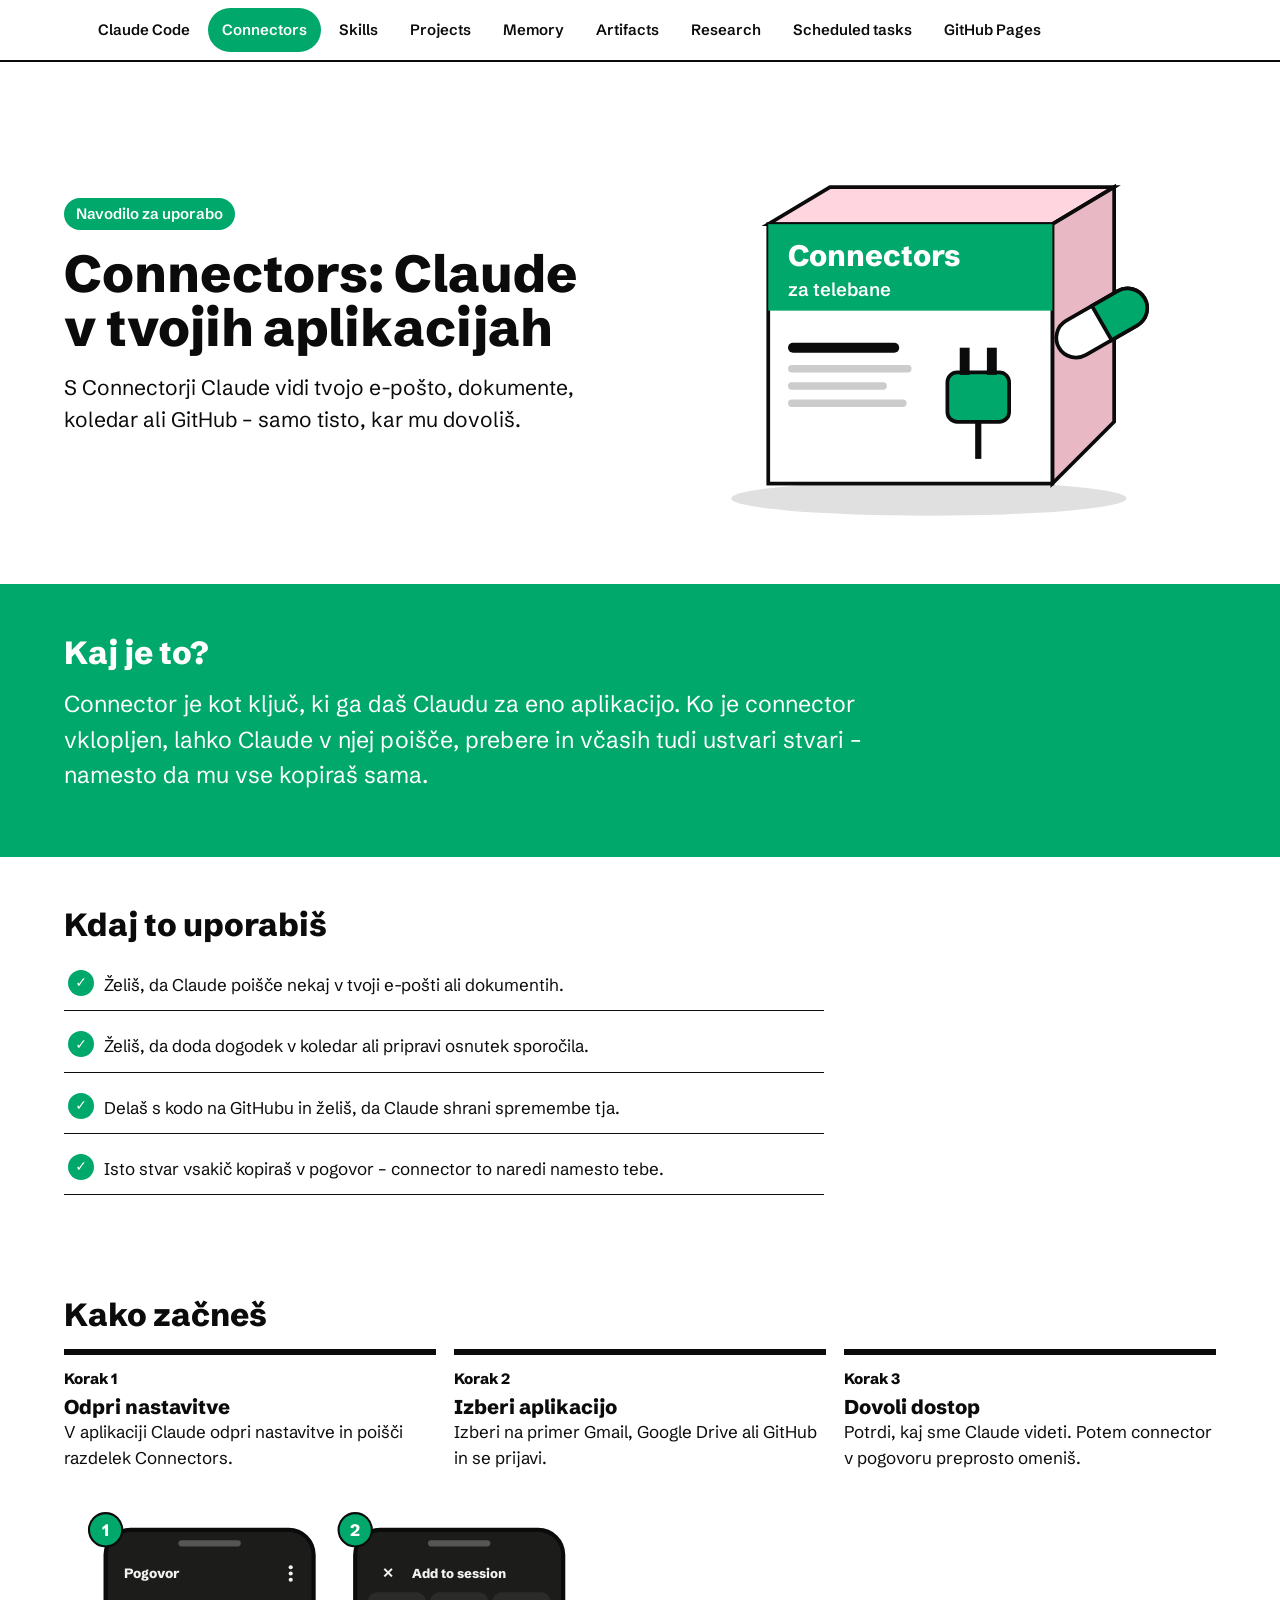
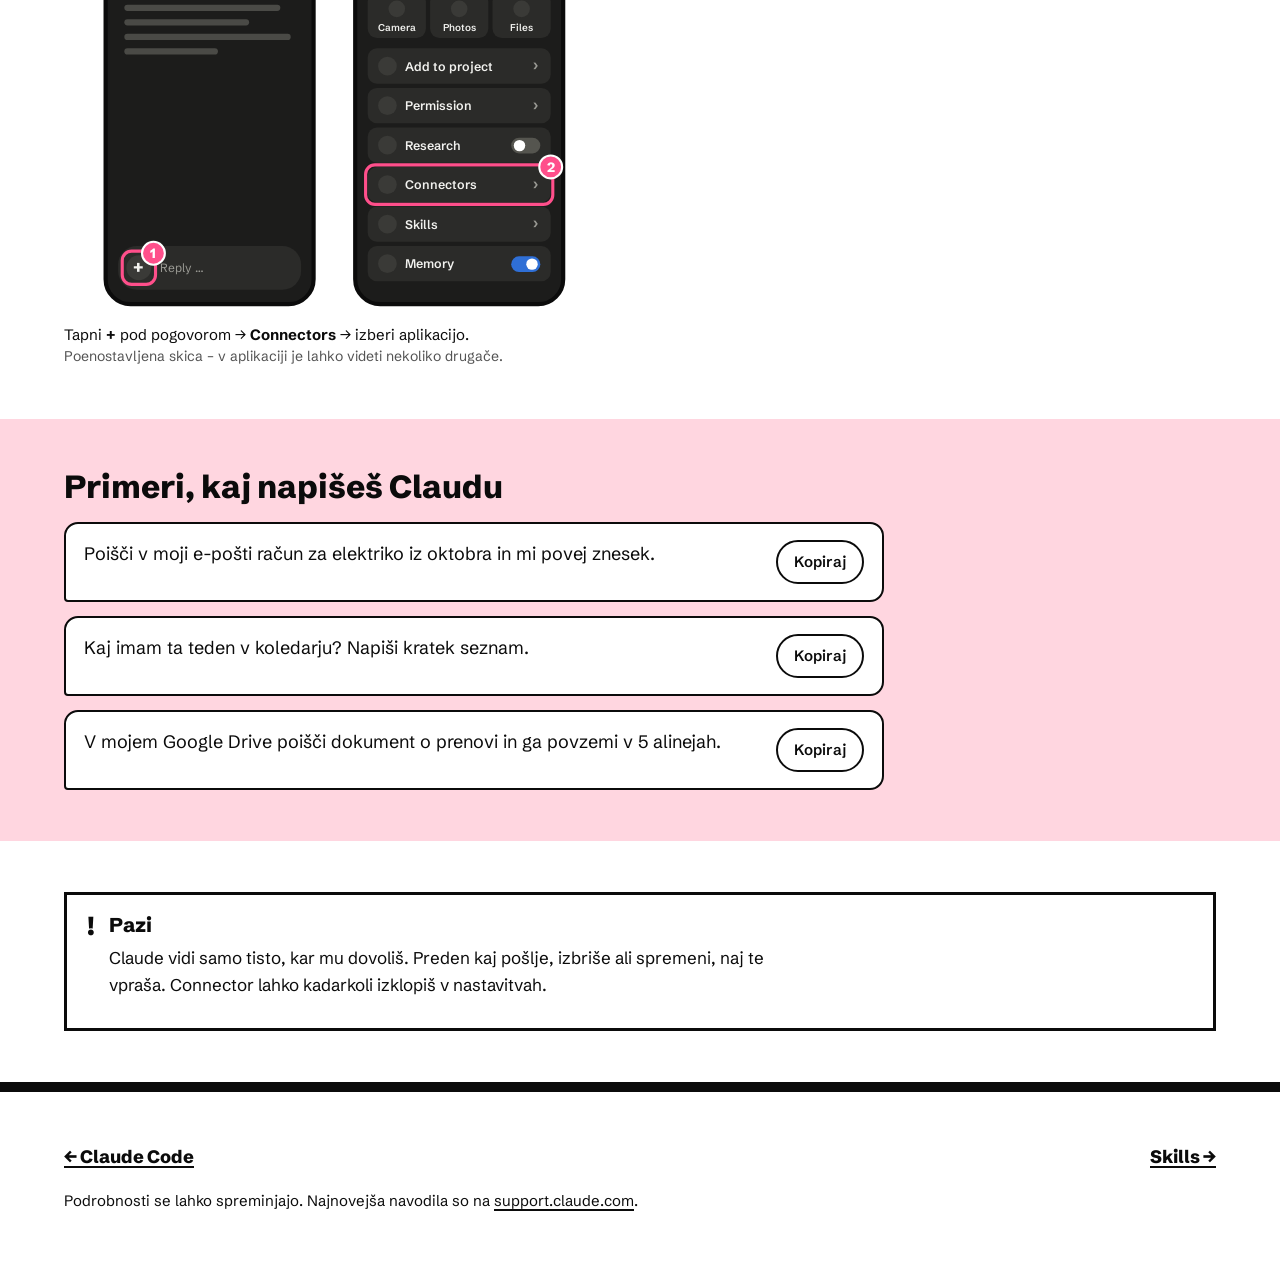
<file: povezave.html>
<!DOCTYPE html>
<html lang="sl">
<head>
<meta charset="utf-8">
<meta name="viewport" content="width=device-width, initial-scale=1">
<title>Connectors – za telebane</title>
<link rel="preconnect" href="https://fonts.googleapis.com">
<link href="https://fonts.googleapis.com/css2?family=Schibsted+Grotesk:wght@400;600;800&display=swap" rel="stylesheet">
<link rel="stylesheet" href="stil.css">
</head>
<body>
<nav class="menu" aria-label="Poglavja"><div class="in"><a href="index.html">Claude Code</a><a href="povezave.html" aria-current="page">Connectors</a><a href="vescine.html">Skills</a><a href="projekti.html">Projects</a><a href="spomin.html">Memory</a><a href="artefakti.html">Artifacts</a><a href="raziskava.html">Research</a><a href="opravila.html">Scheduled tasks</a><a href="stran.html">GitHub Pages</a></div></nav>
<header class="band hero"><div class="wrap heroGrid">
  <div>
    <span class="tag">Navodilo za uporabo</span>
    <h1>Connectors: Claude v tvojih aplikacijah</h1>
    <p class="lead">S Connectorji Claude vidi tvojo e-pošto, dokumente, koledar ali GitHub – samo tisto, kar mu dovoliš.</p>
  </div>
  <svg class="box" viewBox="0 0 400 340" role="img" aria-label="Škatlica z napisom Connectors">
    <ellipse cx="190" cy="312" rx="160" ry="14" fill="#000" opacity=".12"/>
    <polygon points="60,90 290,90 340,60 110,60" fill="#ffd6e0" stroke="#0b0b0b" stroke-width="3"/>
    <polygon points="290,90 340,60 340,250 290,300" fill="#e9b8c5" stroke="#0b0b0b" stroke-width="3"/>
    <rect x="60" y="90" width="230" height="210" fill="#fff" stroke="#0b0b0b" stroke-width="3"/>
    <rect x="60" y="90" width="230" height="70" fill="#00a86b"/>
    <text x="76" y="124" font-family="Schibsted Grotesk,sans-serif" font-weight="800" font-size="24" fill="#fff">Connectors</text>
    <text x="76" y="148" font-family="Schibsted Grotesk,sans-serif" font-weight="600" font-size="15" fill="#fff">za telebane</text>
    <rect x="76" y="186" width="90" height="8" rx="4" fill="#0b0b0b"/>
    <rect x="76" y="204" width="100" height="6" rx="3" fill="#ccc"/>
    <rect x="76" y="218" width="80" height="6" rx="3" fill="#ccc"/>
    <rect x="76" y="232" width="96" height="6" rx="3" fill="#ccc"/>
    <g transform="translate(205,190)"><rect x="0" y="20" width="50" height="40" rx="8" fill="#00a86b" stroke="#0b0b0b" stroke-width="3"/><rect x="10" y="0" width="8" height="22" fill="#0b0b0b"/><rect x="32" y="0" width="8" height="22" fill="#0b0b0b"/><path d="M25,60 v30" stroke="#0b0b0b" stroke-width="5" fill="none"/></g>
    <g class="pill"><g transform="translate(330,170) rotate(-30)">
      <rect x="-40" y="-16" width="80" height="32" rx="16" fill="#fff" stroke="#0b0b0b" stroke-width="3"/>
      <path d="M0,-16 h24 a16,16 0 0 1 0,32 h-24z" fill="#00a86b" stroke="#0b0b0b" stroke-width="3"/></g></g>
  </svg>
</div></header>

<section class="band green"><div class="wrap">
  <h2>Kaj je to?</h2>
  <p class="what">Connector je kot ključ, ki ga daš Claudu za eno aplikacijo. Ko je connector vklopljen, lahko Claude v njej poišče, prebere in včasih tudi ustvari stvari – namesto da mu vse kopiraš sama.</p>
</div></section>

<section class="band"><div class="wrap">
  <h2>Kdaj to uporabiš</h2>
  <ul class="when"><li>Želiš, da Claude poišče nekaj v tvoji e-pošti ali dokumentih.</li><li>Želiš, da doda dogodek v koledar ali pripravi osnutek sporočila.</li><li>Delaš s kodo na GitHubu in želiš, da Claude shrani spremembe tja.</li><li>Isto stvar vsakič kopiraš v pogovor – connector to naredi namesto tebe.</li></ul>
</div></section>

<section class="band"><div class="wrap">
  <h2>Kako začneš</h2>
  <div class="steps"><div class="step"><h3>Odpri nastavitve</h3><p>V aplikaciji Claude odpri nastavitve in poišči razdelek Connectors.</p></div><div class="step"><h3>Izberi aplikacijo</h3><p>Izberi na primer Gmail, Google Drive ali GitHub in se prijavi.</p></div><div class="step"><h3>Dovoli dostop</h3><p>Potrdi, kaj sme Claude videti. Potem connector v pogovoru preprosto omeniš.</p></div></div>


<figure class="shot"><svg viewBox="-20 0 500 390" role="img" aria-label="Skica: gumb plus pod pogovorom in Connectors"><g transform="translate(20,0)"><rect x="0" y="20" width="200" height="360" rx="24" fill="#1c1c1b" stroke="#0b0b0b" stroke-width="4"/><rect x="70" y="30" width="60" height="6" rx="3" fill="#555"/><text x="18" y="66" font-family="Schibsted Grotesk,sans-serif" font-size="13" font-weight="800" fill="#f2f2ef" text-anchor="start">Pogovor</text><circle cx="178" cy="62" r="2" fill="#f2f2ef"/><circle cx="178" cy="56" r="2" fill="#f2f2ef"/><circle cx="178" cy="68" r="2" fill="#f2f2ef"/><rect x="18" y="92" width="150" height="6" rx="3" fill="#4a4a46"/><rect x="18" y="106" width="120" height="6" rx="3" fill="#4a4a46"/><rect x="18" y="120" width="160" height="6" rx="3" fill="#4a4a46"/><rect x="18" y="134" width="90" height="6" rx="3" fill="#4a4a46"/><rect x="12" y="324" width="176" height="42" rx="18" fill="#2b2b29"/><text x="52" y="349" font-family="Schibsted Grotesk,sans-serif" font-size="11.5" font-weight="400" fill="#9a9a94" text-anchor="start">Reply …</text><circle cx="32" cy="345" r="12" fill="#3a3a37"/><text x="32" y="350" font-family="Schibsted Grotesk,sans-serif" font-size="16" font-weight="800" fill="#f2f2ef" text-anchor="middle">+</text><rect x="16" y="329" width="32" height="32" rx="9" fill="none" stroke="#ff4f8b" stroke-width="3"/><circle cx="46" cy="331" r="11" fill="#ff4f8b" stroke="#fff" stroke-width="2"/><text x="46" y="335.5" font-family="Schibsted Grotesk,sans-serif" font-size="13" font-weight="800" fill="#fff" text-anchor="middle">1</text><circle cx="0" cy="20" r="16" fill="#00a86b" stroke="#0b0b0b" stroke-width="2"/><text x="0" y="26" font-family="Schibsted Grotesk,sans-serif" font-size="16" font-weight="800" fill="#fff" text-anchor="middle">1</text></g><g transform="translate(260,0)"><rect x="0" y="20" width="200" height="360" rx="24" fill="#1c1c1b" stroke="#0b0b0b" stroke-width="4"/><rect x="70" y="30" width="60" height="6" rx="3" fill="#555"/><text x="26" y="66" font-family="Schibsted Grotesk,sans-serif" font-size="13" font-weight="600" fill="#f2f2ef" text-anchor="start">✕</text><text x="100" y="66" font-family="Schibsted Grotesk,sans-serif" font-size="12.5" font-weight="800" fill="#f2f2ef" text-anchor="middle">Add to session</text><rect x="12" y="80" width="56" height="44" rx="9" fill="#2b2b29"/><circle cx="40" cy="96" r="8" fill="#3a3a37"/><text x="40" y="117" font-family="Schibsted Grotesk,sans-serif" font-size="9.5" font-weight="600" fill="#f2f2ef" text-anchor="middle">Camera</text><rect x="72" y="80" width="56" height="44" rx="9" fill="#2b2b29"/><circle cx="100" cy="96" r="8" fill="#3a3a37"/><text x="100" y="117" font-family="Schibsted Grotesk,sans-serif" font-size="9.5" font-weight="600" fill="#f2f2ef" text-anchor="middle">Photos</text><rect x="132" y="80" width="56" height="44" rx="9" fill="#2b2b29"/><circle cx="160" cy="96" r="8" fill="#3a3a37"/><text x="160" y="117" font-family="Schibsted Grotesk,sans-serif" font-size="9.5" font-weight="600" fill="#f2f2ef" text-anchor="middle">Files</text><rect x="12" y="134" width="176" height="34" rx="9" fill="#2b2b29"/><circle cx="31" cy="151" r="9" fill="#3a3a37"/><text x="48" y="155.5" font-family="Schibsted Grotesk,sans-serif" font-size="12" font-weight="600" fill="#f2f2ef" text-anchor="start">Add to project</text><text x="176" y="156" font-family="Schibsted Grotesk,sans-serif" font-size="16" font-weight="600" fill="#9a9a94" text-anchor="end">›</text><rect x="12" y="172" width="176" height="34" rx="9" fill="#2b2b29"/><circle cx="31" cy="189" r="9" fill="#3a3a37"/><text x="48" y="193.5" font-family="Schibsted Grotesk,sans-serif" font-size="12" font-weight="600" fill="#f2f2ef" text-anchor="start">Permission</text><text x="176" y="194" font-family="Schibsted Grotesk,sans-serif" font-size="16" font-weight="600" fill="#9a9a94" text-anchor="end">›</text><rect x="12" y="210" width="176" height="34" rx="9" fill="#2b2b29"/><circle cx="31" cy="227" r="9" fill="#3a3a37"/><text x="48" y="231.5" font-family="Schibsted Grotesk,sans-serif" font-size="12" font-weight="600" fill="#f2f2ef" text-anchor="start">Research</text><rect x="150" y="220" width="28" height="15" rx="7.5" fill="#55554f"/><circle cx="158" cy="227.5" r="5.5" fill="#fff"/><rect x="12" y="248" width="176" height="34" rx="9" fill="#2b2b29"/><circle cx="31" cy="265" r="9" fill="#3a3a37"/><text x="48" y="269.5" font-family="Schibsted Grotesk,sans-serif" font-size="12" font-weight="600" fill="#f2f2ef" text-anchor="start">Connectors</text><text x="176" y="270" font-family="Schibsted Grotesk,sans-serif" font-size="16" font-weight="600" fill="#9a9a94" text-anchor="end">›</text><rect x="10" y="246" width="180" height="38" rx="9" fill="none" stroke="#ff4f8b" stroke-width="3"/><circle cx="188" cy="248" r="11" fill="#ff4f8b" stroke="#fff" stroke-width="2"/><text x="188" y="252.5" font-family="Schibsted Grotesk,sans-serif" font-size="13" font-weight="800" fill="#fff" text-anchor="middle">2</text><rect x="12" y="286" width="176" height="34" rx="9" fill="#2b2b29"/><circle cx="31" cy="303" r="9" fill="#3a3a37"/><text x="48" y="307.5" font-family="Schibsted Grotesk,sans-serif" font-size="12" font-weight="600" fill="#f2f2ef" text-anchor="start">Skills</text><text x="176" y="308" font-family="Schibsted Grotesk,sans-serif" font-size="16" font-weight="600" fill="#9a9a94" text-anchor="end">›</text><rect x="12" y="324" width="176" height="34" rx="9" fill="#2b2b29"/><circle cx="31" cy="341" r="9" fill="#3a3a37"/><text x="48" y="345.5" font-family="Schibsted Grotesk,sans-serif" font-size="12" font-weight="600" fill="#f2f2ef" text-anchor="start">Memory</text><rect x="150" y="334" width="28" height="15" rx="7.5" fill="#2f6fd6"/><circle cx="170" cy="341.5" r="5.5" fill="#fff"/><circle cx="0" cy="20" r="16" fill="#00a86b" stroke="#0b0b0b" stroke-width="2"/><text x="0" y="26" font-family="Schibsted Grotesk,sans-serif" font-size="16" font-weight="800" fill="#fff" text-anchor="middle">2</text></g></svg><figcaption>Tapni <b>+</b> pod pogovorom → <b>Connectors</b> → izberi aplikacijo. <span>Poenostavljena skica – v aplikaciji je lahko videti nekoliko drugače.</span></figcaption></figure>
</div></section>

<section class="band pink"><div class="wrap">
  <h2>Primeri, kaj napišeš Claudu</h2>
  <div class="ex" id="ex"><div class="q"><p>Poišči v moji e-pošti račun za elektriko iz oktobra in mi povej znesek.</p><button type="button" data-t="Poišči v moji e-pošti račun za elektriko iz oktobra in mi povej znesek.">Kopiraj</button></div><div class="q"><p>Kaj imam ta teden v koledarju? Napiši kratek seznam.</p><button type="button" data-t="Kaj imam ta teden v koledarju? Napiši kratek seznam.">Kopiraj</button></div><div class="q"><p>V mojem Google Drive poišči dokument o prenovi in ga povzemi v 5 alinejah.</p><button type="button" data-t="V mojem Google Drive poišči dokument o prenovi in ga povzemi v 5 alinejah.">Kopiraj</button></div></div>
</div></section>

<section class="band"><div class="wrap">
  <div class="warn"><div class="x">!</div><div>
    <h3>Pazi</h3>
    <p style="margin-top:8px">Claude vidi samo tisto, kar mu dovoliš. Preden kaj pošlje, izbriše ali spremeni, naj te vpraša. Connector lahko kadarkoli izklopiš v nastavitvah.</p>
  </div></div>
</div></section>

<footer class="band"><div class="wrap">
  <div class="pn"><a href="index.html">← Claude Code</a><a href="vescine.html">Skills →</a></div>
  <p style="margin-top:18px">Podrobnosti se lahko spreminjajo. Najnovejša navodila so na <a href="https://support.claude.com">support.claude.com</a>.</p>
</div></footer>
<script>
{
document.getElementById('ex').addEventListener('click',async ev=>{
  const b=ev.target.closest('button');if(!b)return;
  try{await navigator.clipboard.writeText(b.dataset.t);b.textContent='Kopirano ✓'}
  catch(err){b.textContent='Označi in kopiraj'}
  setTimeout(()=>b.textContent='Kopiraj',1800);
});
}
</script>
</body>
</html>
</file>
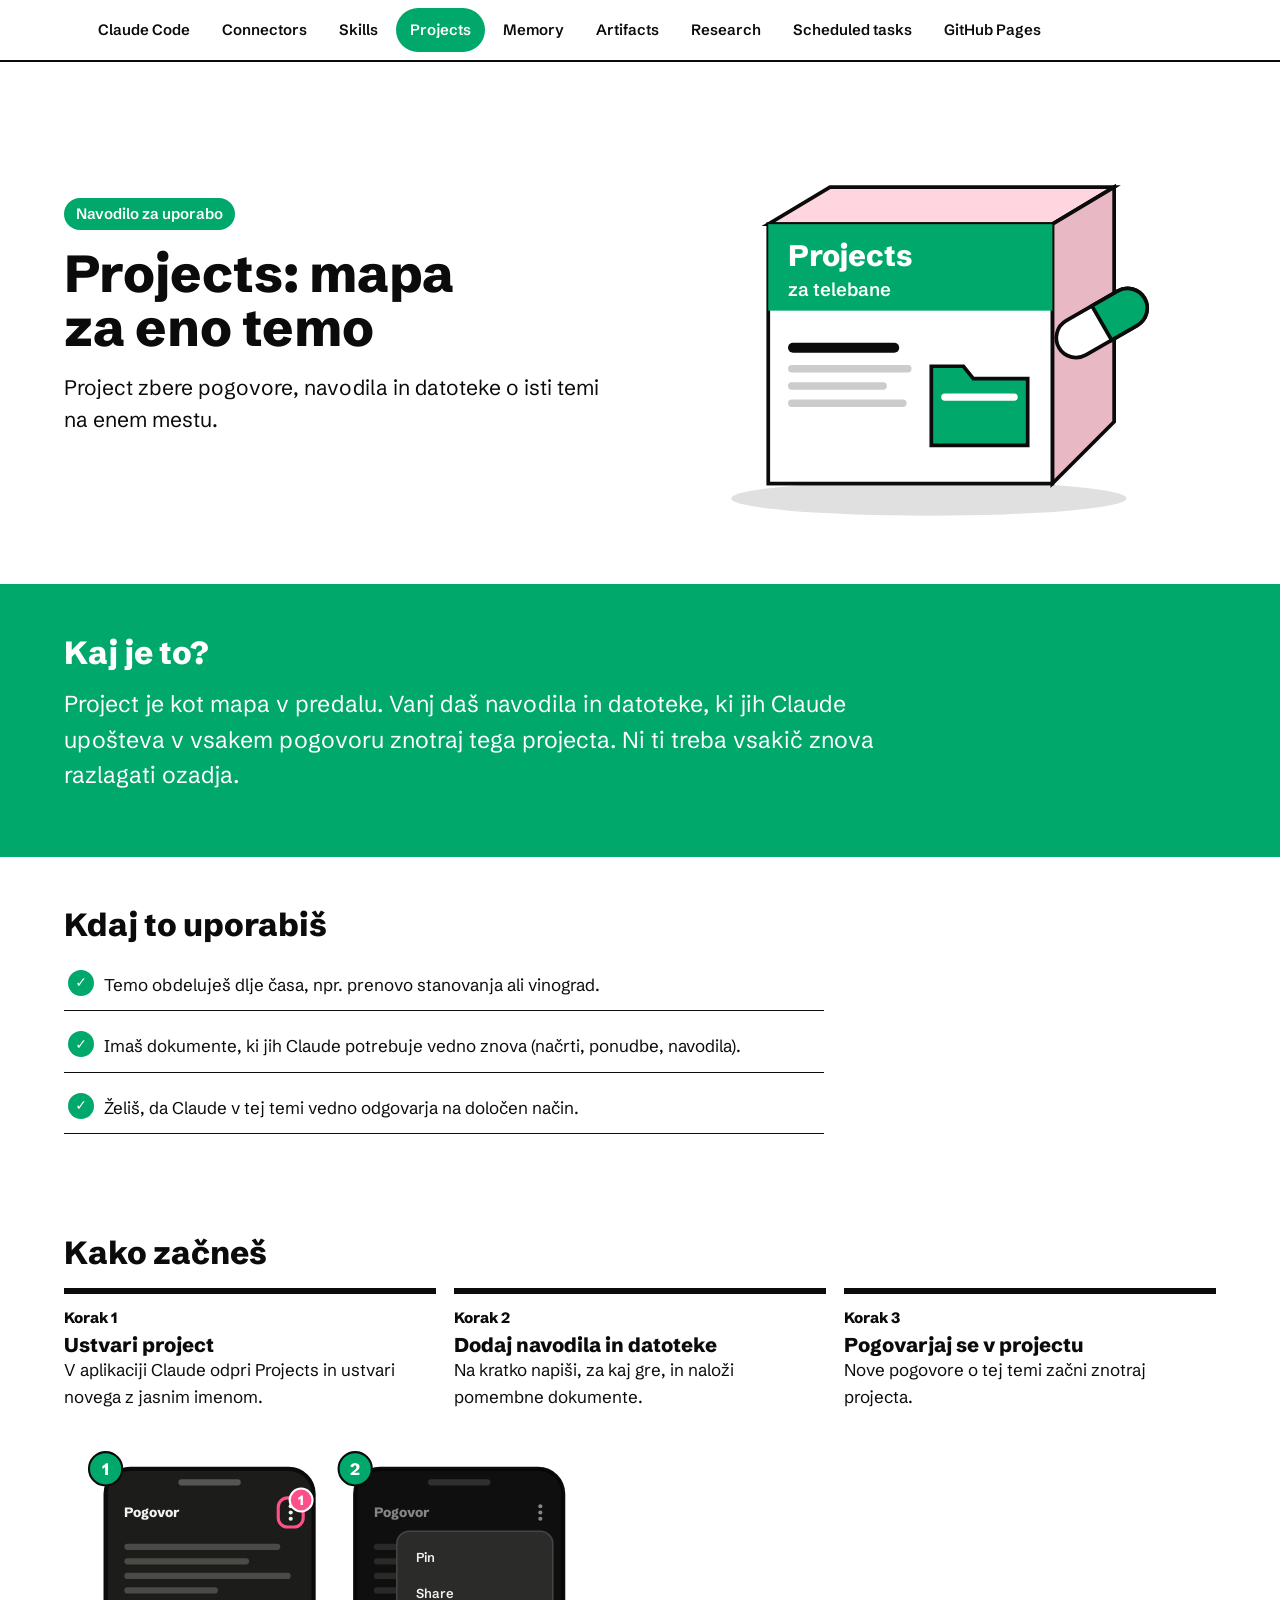
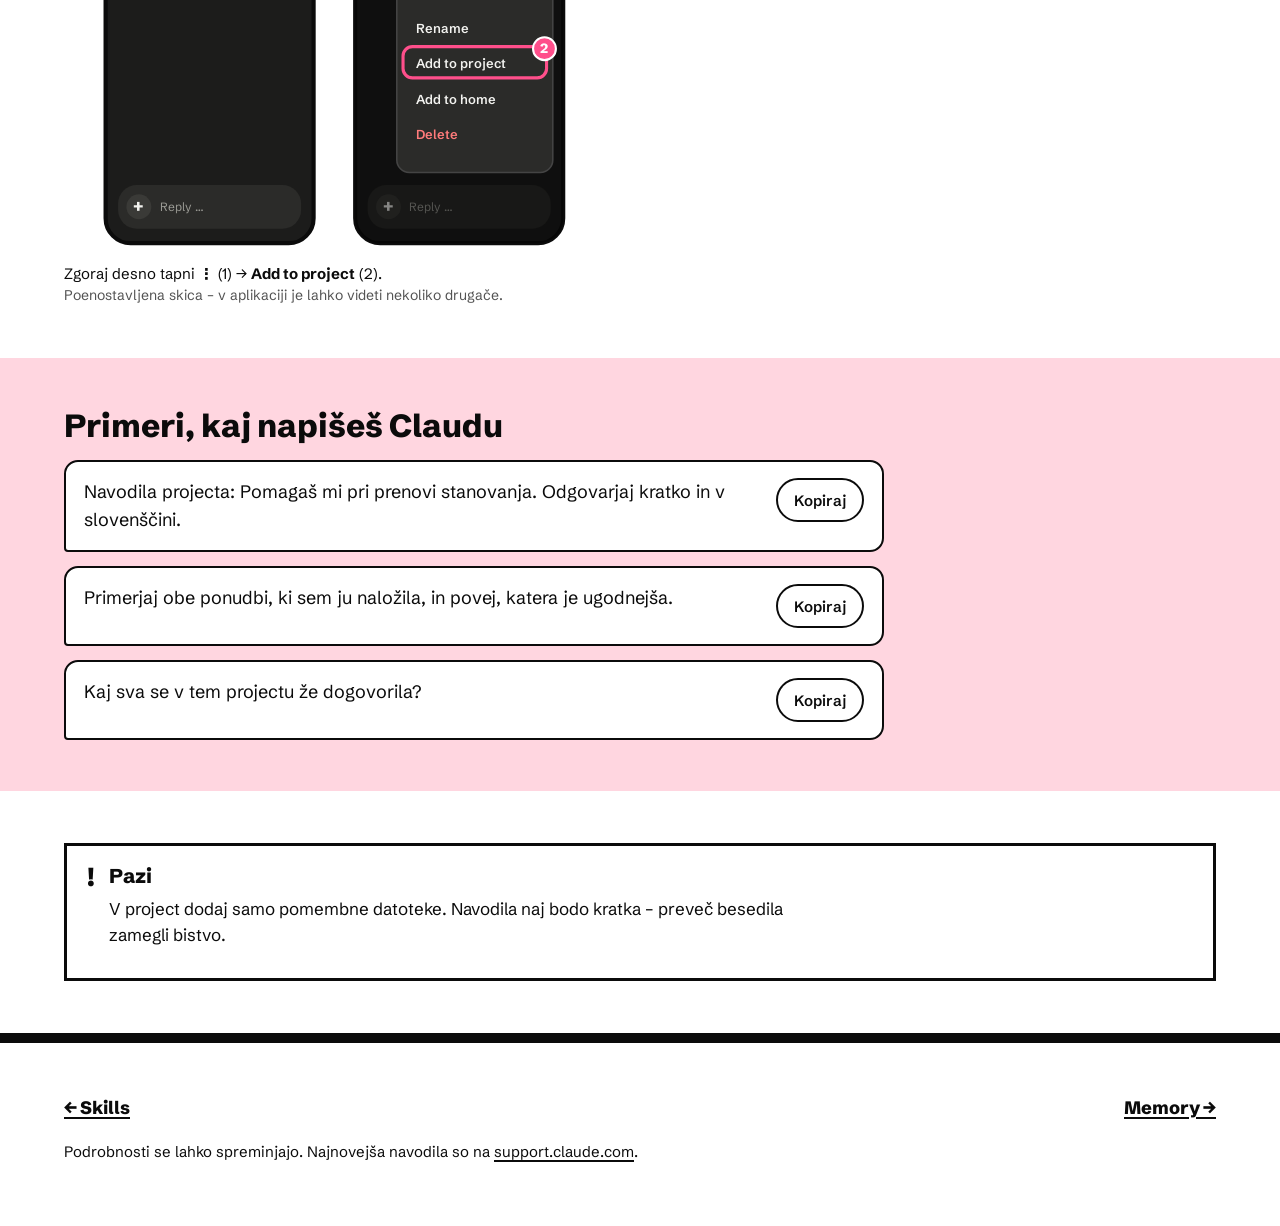
<file: projekti.html>
<!DOCTYPE html>
<html lang="sl">
<head>
<meta charset="utf-8">
<meta name="viewport" content="width=device-width, initial-scale=1">
<title>Projects – za telebane</title>
<link rel="preconnect" href="https://fonts.googleapis.com">
<link href="https://fonts.googleapis.com/css2?family=Schibsted+Grotesk:wght@400;600;800&display=swap" rel="stylesheet">
<link rel="stylesheet" href="stil.css">
</head>
<body>
<nav class="menu" aria-label="Poglavja"><div class="in"><a href="index.html">Claude Code</a><a href="povezave.html">Connectors</a><a href="vescine.html">Skills</a><a href="projekti.html" aria-current="page">Projects</a><a href="spomin.html">Memory</a><a href="artefakti.html">Artifacts</a><a href="raziskava.html">Research</a><a href="opravila.html">Scheduled tasks</a><a href="stran.html">GitHub Pages</a></div></nav>
<header class="band hero"><div class="wrap heroGrid">
  <div>
    <span class="tag">Navodilo za uporabo</span>
    <h1>Projects: mapa za eno temo</h1>
    <p class="lead">Project zbere pogovore, navodila in datoteke o isti temi na enem mestu.</p>
  </div>
  <svg class="box" viewBox="0 0 400 340" role="img" aria-label="Škatlica z napisom Projects">
    <ellipse cx="190" cy="312" rx="160" ry="14" fill="#000" opacity=".12"/>
    <polygon points="60,90 290,90 340,60 110,60" fill="#ffd6e0" stroke="#0b0b0b" stroke-width="3"/>
    <polygon points="290,90 340,60 340,250 290,300" fill="#e9b8c5" stroke="#0b0b0b" stroke-width="3"/>
    <rect x="60" y="90" width="230" height="210" fill="#fff" stroke="#0b0b0b" stroke-width="3"/>
    <rect x="60" y="90" width="230" height="70" fill="#00a86b"/>
    <text x="76" y="124" font-family="Schibsted Grotesk,sans-serif" font-weight="800" font-size="24" fill="#fff">Projects</text>
    <text x="76" y="148" font-family="Schibsted Grotesk,sans-serif" font-weight="600" font-size="15" fill="#fff">za telebane</text>
    <rect x="76" y="186" width="90" height="8" rx="4" fill="#0b0b0b"/>
    <rect x="76" y="204" width="100" height="6" rx="3" fill="#ccc"/>
    <rect x="76" y="218" width="80" height="6" rx="3" fill="#ccc"/>
    <rect x="76" y="232" width="96" height="6" rx="3" fill="#ccc"/>
    <g transform="translate(192,195)"><path d="M0,10 h26 l8,10 h44 v54 h-78z" fill="#00a86b" stroke="#0b0b0b" stroke-width="3"/><rect x="8" y="32" width="62" height="6" rx="3" fill="#fff"/></g>
    <g class="pill"><g transform="translate(330,170) rotate(-30)">
      <rect x="-40" y="-16" width="80" height="32" rx="16" fill="#fff" stroke="#0b0b0b" stroke-width="3"/>
      <path d="M0,-16 h24 a16,16 0 0 1 0,32 h-24z" fill="#00a86b" stroke="#0b0b0b" stroke-width="3"/></g></g>
  </svg>
</div></header>

<section class="band green"><div class="wrap">
  <h2>Kaj je to?</h2>
  <p class="what">Project je kot mapa v predalu. Vanj daš navodila in datoteke, ki jih Claude upošteva v vsakem pogovoru znotraj tega projecta. Ni ti treba vsakič znova razlagati ozadja.</p>
</div></section>

<section class="band"><div class="wrap">
  <h2>Kdaj to uporabiš</h2>
  <ul class="when"><li>Temo obdeluješ dlje časa, npr. prenovo stanovanja ali vinograd.</li><li>Imaš dokumente, ki jih Claude potrebuje vedno znova (načrti, ponudbe, navodila).</li><li>Želiš, da Claude v tej temi vedno odgovarja na določen način.</li></ul>
</div></section>

<section class="band"><div class="wrap">
  <h2>Kako začneš</h2>
  <div class="steps"><div class="step"><h3>Ustvari project</h3><p>V aplikaciji Claude odpri Projects in ustvari novega z jasnim imenom.</p></div><div class="step"><h3>Dodaj navodila in datoteke</h3><p>Na kratko napiši, za kaj gre, in naloži pomembne dokumente.</p></div><div class="step"><h3>Pogovarjaj se v projectu</h3><p>Nove pogovore o tej temi začni znotraj projecta.</p></div></div>


<figure class="shot"><svg viewBox="-20 0 500 390" role="img" aria-label="Skica: meni s tremi pikami in Add to project"><g transform="translate(20,0)"><rect x="0" y="20" width="200" height="360" rx="24" fill="#1c1c1b" stroke="#0b0b0b" stroke-width="4"/><rect x="70" y="30" width="60" height="6" rx="3" fill="#555"/><text x="18" y="66" font-family="Schibsted Grotesk,sans-serif" font-size="13" font-weight="800" fill="#f2f2ef" text-anchor="start">Pogovor</text><circle cx="178" cy="62" r="2" fill="#f2f2ef"/><circle cx="178" cy="56" r="2" fill="#f2f2ef"/><circle cx="178" cy="68" r="2" fill="#f2f2ef"/><rect x="18" y="92" width="150" height="6" rx="3" fill="#4a4a46"/><rect x="18" y="106" width="120" height="6" rx="3" fill="#4a4a46"/><rect x="18" y="120" width="160" height="6" rx="3" fill="#4a4a46"/><rect x="18" y="134" width="90" height="6" rx="3" fill="#4a4a46"/><rect x="12" y="324" width="176" height="42" rx="18" fill="#2b2b29"/><text x="52" y="349" font-family="Schibsted Grotesk,sans-serif" font-size="11.5" font-weight="400" fill="#9a9a94" text-anchor="start">Reply …</text><circle cx="32" cy="345" r="12" fill="#3a3a37"/><text x="32" y="350" font-family="Schibsted Grotesk,sans-serif" font-size="16" font-weight="800" fill="#f2f2ef" text-anchor="middle">+</text><rect x="166" y="48" width="24" height="28" rx="9" fill="none" stroke="#ff4f8b" stroke-width="3"/><circle cx="188" cy="50" r="11" fill="#ff4f8b" stroke="#fff" stroke-width="2"/><text x="188" y="54.5" font-family="Schibsted Grotesk,sans-serif" font-size="13" font-weight="800" fill="#fff" text-anchor="middle">1</text><circle cx="0" cy="20" r="16" fill="#00a86b" stroke="#0b0b0b" stroke-width="2"/><text x="0" y="26" font-family="Schibsted Grotesk,sans-serif" font-size="16" font-weight="800" fill="#fff" text-anchor="middle">1</text></g><g transform="translate(260,0)"><rect x="0" y="20" width="200" height="360" rx="24" fill="#1c1c1b" stroke="#0b0b0b" stroke-width="4"/><rect x="70" y="30" width="60" height="6" rx="3" fill="#555"/><text x="18" y="66" font-family="Schibsted Grotesk,sans-serif" font-size="13" font-weight="800" fill="#f2f2ef" text-anchor="start">Pogovor</text><circle cx="178" cy="62" r="2" fill="#f2f2ef"/><circle cx="178" cy="56" r="2" fill="#f2f2ef"/><circle cx="178" cy="68" r="2" fill="#f2f2ef"/><rect x="18" y="92" width="150" height="6" rx="3" fill="#4a4a46"/><rect x="18" y="106" width="120" height="6" rx="3" fill="#4a4a46"/><rect x="18" y="120" width="160" height="6" rx="3" fill="#4a4a46"/><rect x="18" y="134" width="90" height="6" rx="3" fill="#4a4a46"/><rect x="12" y="324" width="176" height="42" rx="18" fill="#2b2b29"/><text x="52" y="349" font-family="Schibsted Grotesk,sans-serif" font-size="11.5" font-weight="400" fill="#9a9a94" text-anchor="start">Reply …</text><circle cx="32" cy="345" r="12" fill="#3a3a37"/><text x="32" y="350" font-family="Schibsted Grotesk,sans-serif" font-size="16" font-weight="800" fill="#f2f2ef" text-anchor="middle">+</text><rect x="0" y="20" width="200" height="360" rx="24" fill="#000" opacity=".45"/><rect x="40" y="80" width="150" height="232" rx="12" fill="#2b2b29" stroke="#444" stroke-width="1.5"/><text x="58" y="110" font-family="Schibsted Grotesk,sans-serif" font-size="12.5" font-weight="600" fill="#f2f2ef" text-anchor="start">Pin</text><text x="58" y="144" font-family="Schibsted Grotesk,sans-serif" font-size="12.5" font-weight="600" fill="#f2f2ef" text-anchor="start">Share</text><text x="58" y="178" font-family="Schibsted Grotesk,sans-serif" font-size="12.5" font-weight="600" fill="#f2f2ef" text-anchor="start">Rename</text><text x="58" y="212" font-family="Schibsted Grotesk,sans-serif" font-size="12.5" font-weight="600" fill="#f2f2ef" text-anchor="start">Add to project</text><text x="58" y="246" font-family="Schibsted Grotesk,sans-serif" font-size="12.5" font-weight="600" fill="#f2f2ef" text-anchor="start">Add to home</text><text x="58" y="280" font-family="Schibsted Grotesk,sans-serif" font-size="12.5" font-weight="600" fill="#ff7b7b" text-anchor="start">Delete</text><rect x="46" y="191" width="138" height="30" rx="9" fill="none" stroke="#ff4f8b" stroke-width="3"/><circle cx="182" cy="193" r="11" fill="#ff4f8b" stroke="#fff" stroke-width="2"/><text x="182" y="197.5" font-family="Schibsted Grotesk,sans-serif" font-size="13" font-weight="800" fill="#fff" text-anchor="middle">2</text><circle cx="0" cy="20" r="16" fill="#00a86b" stroke="#0b0b0b" stroke-width="2"/><text x="0" y="26" font-family="Schibsted Grotesk,sans-serif" font-size="16" font-weight="800" fill="#fff" text-anchor="middle">2</text></g></svg><figcaption>Zgoraj desno tapni <b>⋮</b> (1) → <b>Add to project</b> (2). <span>Poenostavljena skica – v aplikaciji je lahko videti nekoliko drugače.</span></figcaption></figure>
</div></section>

<section class="band pink"><div class="wrap">
  <h2>Primeri, kaj napišeš Claudu</h2>
  <div class="ex" id="ex"><div class="q"><p>Navodila projecta: Pomagaš mi pri prenovi stanovanja. Odgovarjaj kratko in v slovenščini.</p><button type="button" data-t="Navodila projecta: Pomagaš mi pri prenovi stanovanja. Odgovarjaj kratko in v slovenščini.">Kopiraj</button></div><div class="q"><p>Primerjaj obe ponudbi, ki sem ju naložila, in povej, katera je ugodnejša.</p><button type="button" data-t="Primerjaj obe ponudbi, ki sem ju naložila, in povej, katera je ugodnejša.">Kopiraj</button></div><div class="q"><p>Kaj sva se v tem projectu že dogovorila?</p><button type="button" data-t="Kaj sva se v tem projectu že dogovorila?">Kopiraj</button></div></div>
</div></section>

<section class="band"><div class="wrap">
  <div class="warn"><div class="x">!</div><div>
    <h3>Pazi</h3>
    <p style="margin-top:8px">V project dodaj samo pomembne datoteke. Navodila naj bodo kratka – preveč besedila zamegli bistvo.</p>
  </div></div>
</div></section>

<footer class="band"><div class="wrap">
  <div class="pn"><a href="vescine.html">← Skills</a><a href="spomin.html">Memory →</a></div>
  <p style="margin-top:18px">Podrobnosti se lahko spreminjajo. Najnovejša navodila so na <a href="https://support.claude.com">support.claude.com</a>.</p>
</div></footer>
<script>
{
document.getElementById('ex').addEventListener('click',async ev=>{
  const b=ev.target.closest('button');if(!b)return;
  try{await navigator.clipboard.writeText(b.dataset.t);b.textContent='Kopirano ✓'}
  catch(err){b.textContent='Označi in kopiraj'}
  setTimeout(()=>b.textContent='Kopiraj',1800);
});
}
</script>
</body>
</html>
</file>
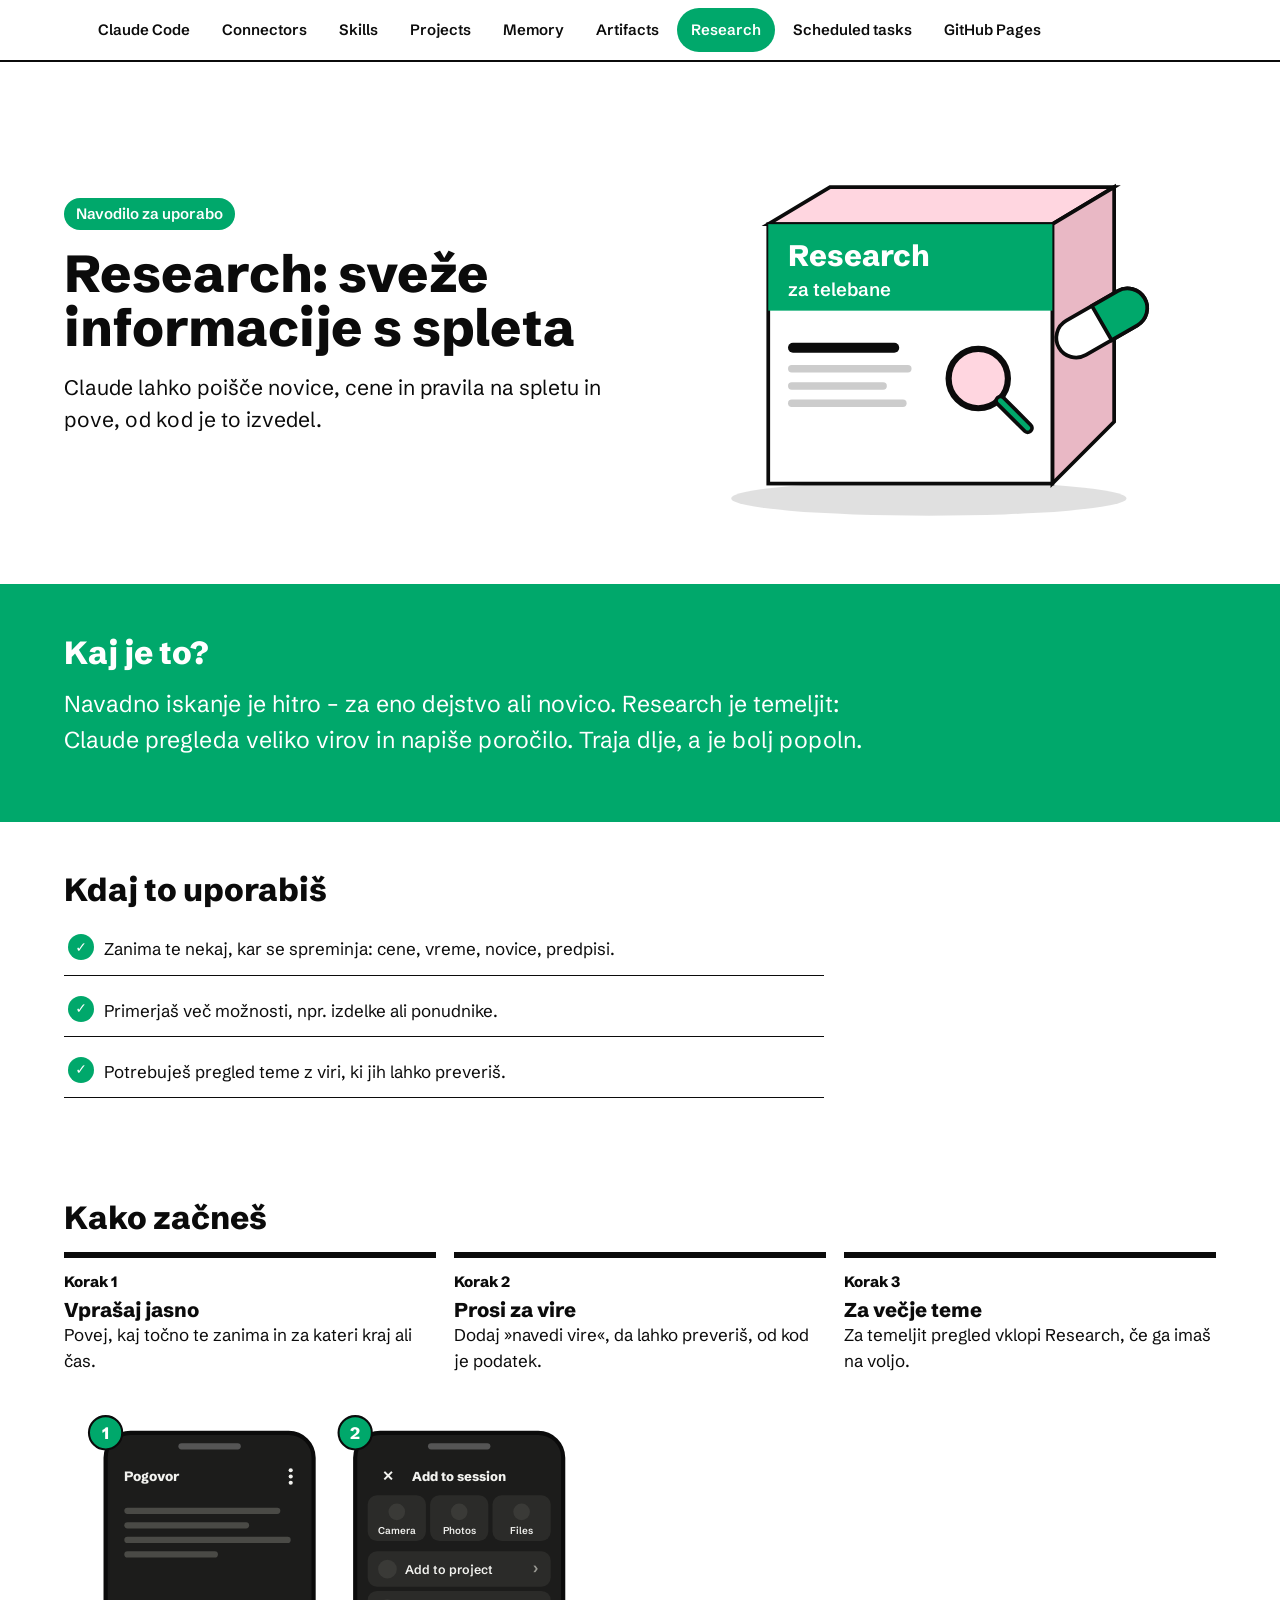
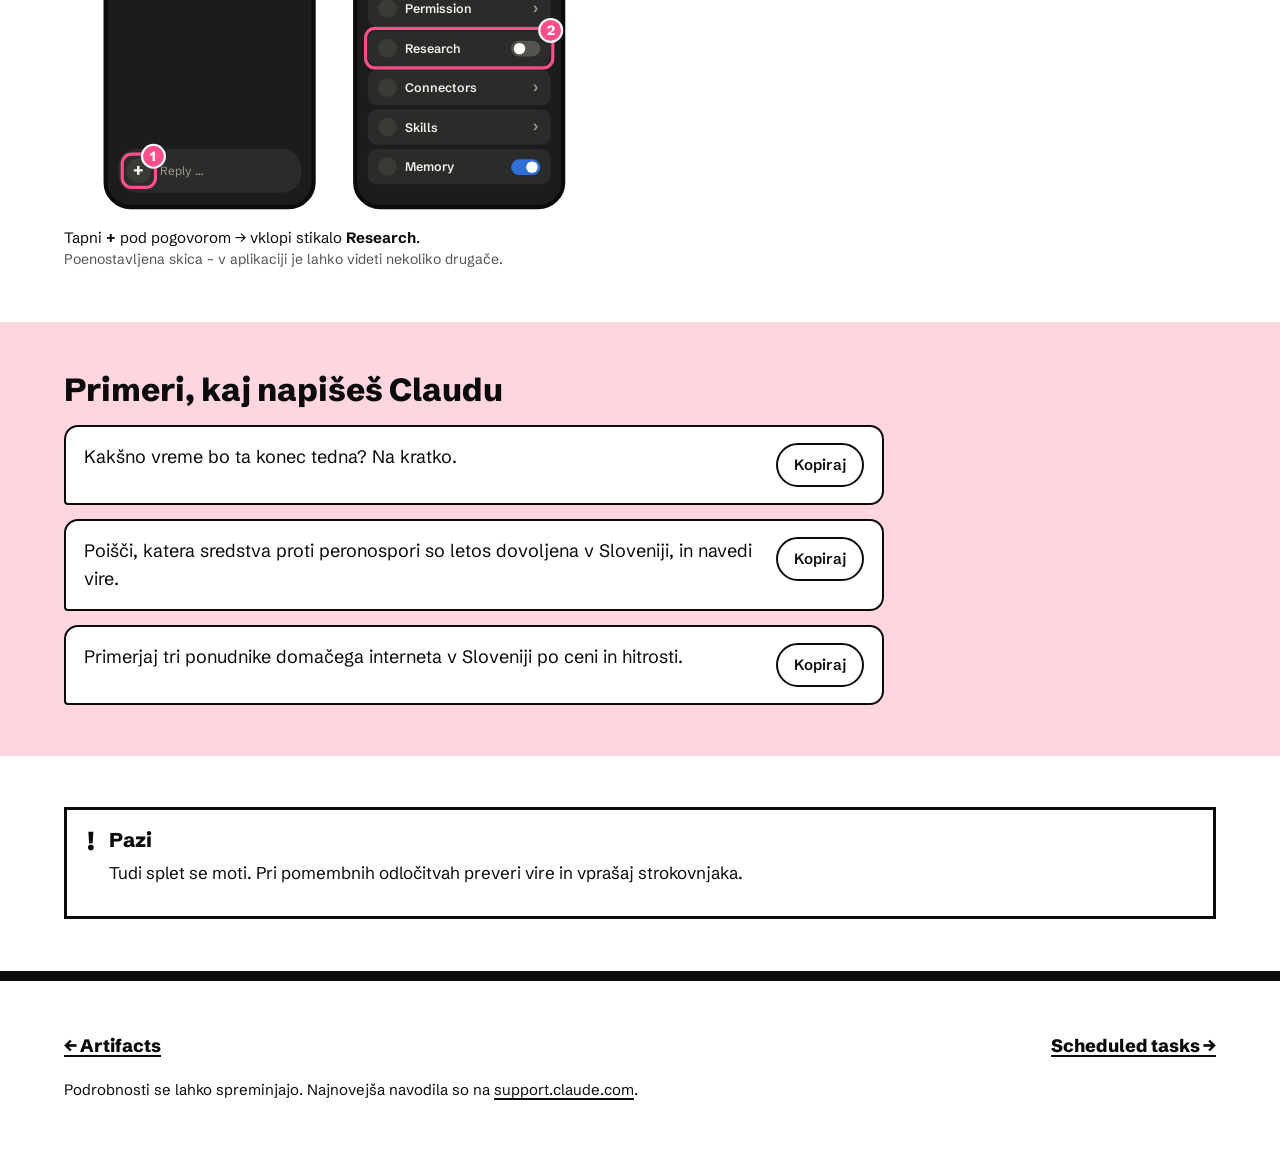
<file: raziskava.html>
<!DOCTYPE html>
<html lang="sl">
<head>
<meta charset="utf-8">
<meta name="viewport" content="width=device-width, initial-scale=1">
<title>Research – za telebane</title>
<link rel="preconnect" href="https://fonts.googleapis.com">
<link href="https://fonts.googleapis.com/css2?family=Schibsted+Grotesk:wght@400;600;800&display=swap" rel="stylesheet">
<link rel="stylesheet" href="stil.css">
</head>
<body>
<nav class="menu" aria-label="Poglavja"><div class="in"><a href="index.html">Claude Code</a><a href="povezave.html">Connectors</a><a href="vescine.html">Skills</a><a href="projekti.html">Projects</a><a href="spomin.html">Memory</a><a href="artefakti.html">Artifacts</a><a href="raziskava.html" aria-current="page">Research</a><a href="opravila.html">Scheduled tasks</a><a href="stran.html">GitHub Pages</a></div></nav>
<header class="band hero"><div class="wrap heroGrid">
  <div>
    <span class="tag">Navodilo za uporabo</span>
    <h1>Research: sveže informacije s spleta</h1>
    <p class="lead">Claude lahko poišče novice, cene in pravila na spletu in pove, od kod je to izvedel.</p>
  </div>
  <svg class="box" viewBox="0 0 400 340" role="img" aria-label="Škatlica z napisom Research">
    <ellipse cx="190" cy="312" rx="160" ry="14" fill="#000" opacity=".12"/>
    <polygon points="60,90 290,90 340,60 110,60" fill="#ffd6e0" stroke="#0b0b0b" stroke-width="3"/>
    <polygon points="290,90 340,60 340,250 290,300" fill="#e9b8c5" stroke="#0b0b0b" stroke-width="3"/>
    <rect x="60" y="90" width="230" height="210" fill="#fff" stroke="#0b0b0b" stroke-width="3"/>
    <rect x="60" y="90" width="230" height="70" fill="#00a86b"/>
    <text x="76" y="124" font-family="Schibsted Grotesk,sans-serif" font-weight="800" font-size="24" fill="#fff">Research</text>
    <text x="76" y="148" font-family="Schibsted Grotesk,sans-serif" font-weight="600" font-size="15" fill="#fff">za telebane</text>
    <rect x="76" y="186" width="90" height="8" rx="4" fill="#0b0b0b"/>
    <rect x="76" y="204" width="100" height="6" rx="3" fill="#ccc"/>
    <rect x="76" y="218" width="80" height="6" rx="3" fill="#ccc"/>
    <rect x="76" y="232" width="96" height="6" rx="3" fill="#ccc"/>
    <g transform="translate(200,185)"><circle cx="30" cy="30" r="24" fill="#ffd6e0" stroke="#0b0b0b" stroke-width="5"/><path d="M48,48 l22,22" stroke="#0b0b0b" stroke-width="10" stroke-linecap="round"/><path d="M48,48 l22,22" stroke="#00a86b" stroke-width="4" stroke-linecap="round"/></g>
    <g class="pill"><g transform="translate(330,170) rotate(-30)">
      <rect x="-40" y="-16" width="80" height="32" rx="16" fill="#fff" stroke="#0b0b0b" stroke-width="3"/>
      <path d="M0,-16 h24 a16,16 0 0 1 0,32 h-24z" fill="#00a86b" stroke="#0b0b0b" stroke-width="3"/></g></g>
  </svg>
</div></header>

<section class="band green"><div class="wrap">
  <h2>Kaj je to?</h2>
  <p class="what">Navadno iskanje je hitro – za eno dejstvo ali novico. Research je temeljit: Claude pregleda veliko virov in napiše poročilo. Traja dlje, a je bolj popoln.</p>
</div></section>

<section class="band"><div class="wrap">
  <h2>Kdaj to uporabiš</h2>
  <ul class="when"><li>Zanima te nekaj, kar se spreminja: cene, vreme, novice, predpisi.</li><li>Primerjaš več možnosti, npr. izdelke ali ponudnike.</li><li>Potrebuješ pregled teme z viri, ki jih lahko preveriš.</li></ul>
</div></section>

<section class="band"><div class="wrap">
  <h2>Kako začneš</h2>
  <div class="steps"><div class="step"><h3>Vprašaj jasno</h3><p>Povej, kaj točno te zanima in za kateri kraj ali čas.</p></div><div class="step"><h3>Prosi za vire</h3><p>Dodaj »navedi vire«, da lahko preveriš, od kod je podatek.</p></div><div class="step"><h3>Za večje teme</h3><p>Za temeljit pregled vklopi Research, če ga imaš na voljo.</p></div></div>


<figure class="shot"><svg viewBox="-20 0 500 390" role="img" aria-label="Skica: gumb plus pod pogovorom in stikalo Research"><g transform="translate(20,0)"><rect x="0" y="20" width="200" height="360" rx="24" fill="#1c1c1b" stroke="#0b0b0b" stroke-width="4"/><rect x="70" y="30" width="60" height="6" rx="3" fill="#555"/><text x="18" y="66" font-family="Schibsted Grotesk,sans-serif" font-size="13" font-weight="800" fill="#f2f2ef" text-anchor="start">Pogovor</text><circle cx="178" cy="62" r="2" fill="#f2f2ef"/><circle cx="178" cy="56" r="2" fill="#f2f2ef"/><circle cx="178" cy="68" r="2" fill="#f2f2ef"/><rect x="18" y="92" width="150" height="6" rx="3" fill="#4a4a46"/><rect x="18" y="106" width="120" height="6" rx="3" fill="#4a4a46"/><rect x="18" y="120" width="160" height="6" rx="3" fill="#4a4a46"/><rect x="18" y="134" width="90" height="6" rx="3" fill="#4a4a46"/><rect x="12" y="324" width="176" height="42" rx="18" fill="#2b2b29"/><text x="52" y="349" font-family="Schibsted Grotesk,sans-serif" font-size="11.5" font-weight="400" fill="#9a9a94" text-anchor="start">Reply …</text><circle cx="32" cy="345" r="12" fill="#3a3a37"/><text x="32" y="350" font-family="Schibsted Grotesk,sans-serif" font-size="16" font-weight="800" fill="#f2f2ef" text-anchor="middle">+</text><rect x="16" y="329" width="32" height="32" rx="9" fill="none" stroke="#ff4f8b" stroke-width="3"/><circle cx="46" cy="331" r="11" fill="#ff4f8b" stroke="#fff" stroke-width="2"/><text x="46" y="335.5" font-family="Schibsted Grotesk,sans-serif" font-size="13" font-weight="800" fill="#fff" text-anchor="middle">1</text><circle cx="0" cy="20" r="16" fill="#00a86b" stroke="#0b0b0b" stroke-width="2"/><text x="0" y="26" font-family="Schibsted Grotesk,sans-serif" font-size="16" font-weight="800" fill="#fff" text-anchor="middle">1</text></g><g transform="translate(260,0)"><rect x="0" y="20" width="200" height="360" rx="24" fill="#1c1c1b" stroke="#0b0b0b" stroke-width="4"/><rect x="70" y="30" width="60" height="6" rx="3" fill="#555"/><text x="26" y="66" font-family="Schibsted Grotesk,sans-serif" font-size="13" font-weight="600" fill="#f2f2ef" text-anchor="start">✕</text><text x="100" y="66" font-family="Schibsted Grotesk,sans-serif" font-size="12.5" font-weight="800" fill="#f2f2ef" text-anchor="middle">Add to session</text><rect x="12" y="80" width="56" height="44" rx="9" fill="#2b2b29"/><circle cx="40" cy="96" r="8" fill="#3a3a37"/><text x="40" y="117" font-family="Schibsted Grotesk,sans-serif" font-size="9.5" font-weight="600" fill="#f2f2ef" text-anchor="middle">Camera</text><rect x="72" y="80" width="56" height="44" rx="9" fill="#2b2b29"/><circle cx="100" cy="96" r="8" fill="#3a3a37"/><text x="100" y="117" font-family="Schibsted Grotesk,sans-serif" font-size="9.5" font-weight="600" fill="#f2f2ef" text-anchor="middle">Photos</text><rect x="132" y="80" width="56" height="44" rx="9" fill="#2b2b29"/><circle cx="160" cy="96" r="8" fill="#3a3a37"/><text x="160" y="117" font-family="Schibsted Grotesk,sans-serif" font-size="9.5" font-weight="600" fill="#f2f2ef" text-anchor="middle">Files</text><rect x="12" y="134" width="176" height="34" rx="9" fill="#2b2b29"/><circle cx="31" cy="151" r="9" fill="#3a3a37"/><text x="48" y="155.5" font-family="Schibsted Grotesk,sans-serif" font-size="12" font-weight="600" fill="#f2f2ef" text-anchor="start">Add to project</text><text x="176" y="156" font-family="Schibsted Grotesk,sans-serif" font-size="16" font-weight="600" fill="#9a9a94" text-anchor="end">›</text><rect x="12" y="172" width="176" height="34" rx="9" fill="#2b2b29"/><circle cx="31" cy="189" r="9" fill="#3a3a37"/><text x="48" y="193.5" font-family="Schibsted Grotesk,sans-serif" font-size="12" font-weight="600" fill="#f2f2ef" text-anchor="start">Permission</text><text x="176" y="194" font-family="Schibsted Grotesk,sans-serif" font-size="16" font-weight="600" fill="#9a9a94" text-anchor="end">›</text><rect x="12" y="210" width="176" height="34" rx="9" fill="#2b2b29"/><circle cx="31" cy="227" r="9" fill="#3a3a37"/><text x="48" y="231.5" font-family="Schibsted Grotesk,sans-serif" font-size="12" font-weight="600" fill="#f2f2ef" text-anchor="start">Research</text><rect x="150" y="220" width="28" height="15" rx="7.5" fill="#55554f"/><circle cx="158" cy="227.5" r="5.5" fill="#fff"/><rect x="10" y="208" width="180" height="38" rx="9" fill="none" stroke="#ff4f8b" stroke-width="3"/><circle cx="188" cy="210" r="11" fill="#ff4f8b" stroke="#fff" stroke-width="2"/><text x="188" y="214.5" font-family="Schibsted Grotesk,sans-serif" font-size="13" font-weight="800" fill="#fff" text-anchor="middle">2</text><rect x="12" y="248" width="176" height="34" rx="9" fill="#2b2b29"/><circle cx="31" cy="265" r="9" fill="#3a3a37"/><text x="48" y="269.5" font-family="Schibsted Grotesk,sans-serif" font-size="12" font-weight="600" fill="#f2f2ef" text-anchor="start">Connectors</text><text x="176" y="270" font-family="Schibsted Grotesk,sans-serif" font-size="16" font-weight="600" fill="#9a9a94" text-anchor="end">›</text><rect x="12" y="286" width="176" height="34" rx="9" fill="#2b2b29"/><circle cx="31" cy="303" r="9" fill="#3a3a37"/><text x="48" y="307.5" font-family="Schibsted Grotesk,sans-serif" font-size="12" font-weight="600" fill="#f2f2ef" text-anchor="start">Skills</text><text x="176" y="308" font-family="Schibsted Grotesk,sans-serif" font-size="16" font-weight="600" fill="#9a9a94" text-anchor="end">›</text><rect x="12" y="324" width="176" height="34" rx="9" fill="#2b2b29"/><circle cx="31" cy="341" r="9" fill="#3a3a37"/><text x="48" y="345.5" font-family="Schibsted Grotesk,sans-serif" font-size="12" font-weight="600" fill="#f2f2ef" text-anchor="start">Memory</text><rect x="150" y="334" width="28" height="15" rx="7.5" fill="#2f6fd6"/><circle cx="170" cy="341.5" r="5.5" fill="#fff"/><circle cx="0" cy="20" r="16" fill="#00a86b" stroke="#0b0b0b" stroke-width="2"/><text x="0" y="26" font-family="Schibsted Grotesk,sans-serif" font-size="16" font-weight="800" fill="#fff" text-anchor="middle">2</text></g></svg><figcaption>Tapni <b>+</b> pod pogovorom → vklopi stikalo <b>Research</b>. <span>Poenostavljena skica – v aplikaciji je lahko videti nekoliko drugače.</span></figcaption></figure>
</div></section>

<section class="band pink"><div class="wrap">
  <h2>Primeri, kaj napišeš Claudu</h2>
  <div class="ex" id="ex"><div class="q"><p>Kakšno vreme bo ta konec tedna? Na kratko.</p><button type="button" data-t="Kakšno vreme bo ta konec tedna? Na kratko.">Kopiraj</button></div><div class="q"><p>Poišči, katera sredstva proti peronospori so letos dovoljena v Sloveniji, in navedi vire.</p><button type="button" data-t="Poišči, katera sredstva proti peronospori so letos dovoljena v Sloveniji, in navedi vire.">Kopiraj</button></div><div class="q"><p>Primerjaj tri ponudnike domačega interneta v Sloveniji po ceni in hitrosti.</p><button type="button" data-t="Primerjaj tri ponudnike domačega interneta v Sloveniji po ceni in hitrosti.">Kopiraj</button></div></div>
</div></section>

<section class="band"><div class="wrap">
  <div class="warn"><div class="x">!</div><div>
    <h3>Pazi</h3>
    <p style="margin-top:8px">Tudi splet se moti. Pri pomembnih odločitvah preveri vire in vprašaj strokovnjaka.</p>
  </div></div>
</div></section>

<footer class="band"><div class="wrap">
  <div class="pn"><a href="artefakti.html">← Artifacts</a><a href="opravila.html">Scheduled tasks →</a></div>
  <p style="margin-top:18px">Podrobnosti se lahko spreminjajo. Najnovejša navodila so na <a href="https://support.claude.com">support.claude.com</a>.</p>
</div></footer>
<script>
{
document.getElementById('ex').addEventListener('click',async ev=>{
  const b=ev.target.closest('button');if(!b)return;
  try{await navigator.clipboard.writeText(b.dataset.t);b.textContent='Kopirano ✓'}
  catch(err){b.textContent='Označi in kopiraj'}
  setTimeout(()=>b.textContent='Kopiraj',1800);
});
}
</script>
</body>
</html>
</file>
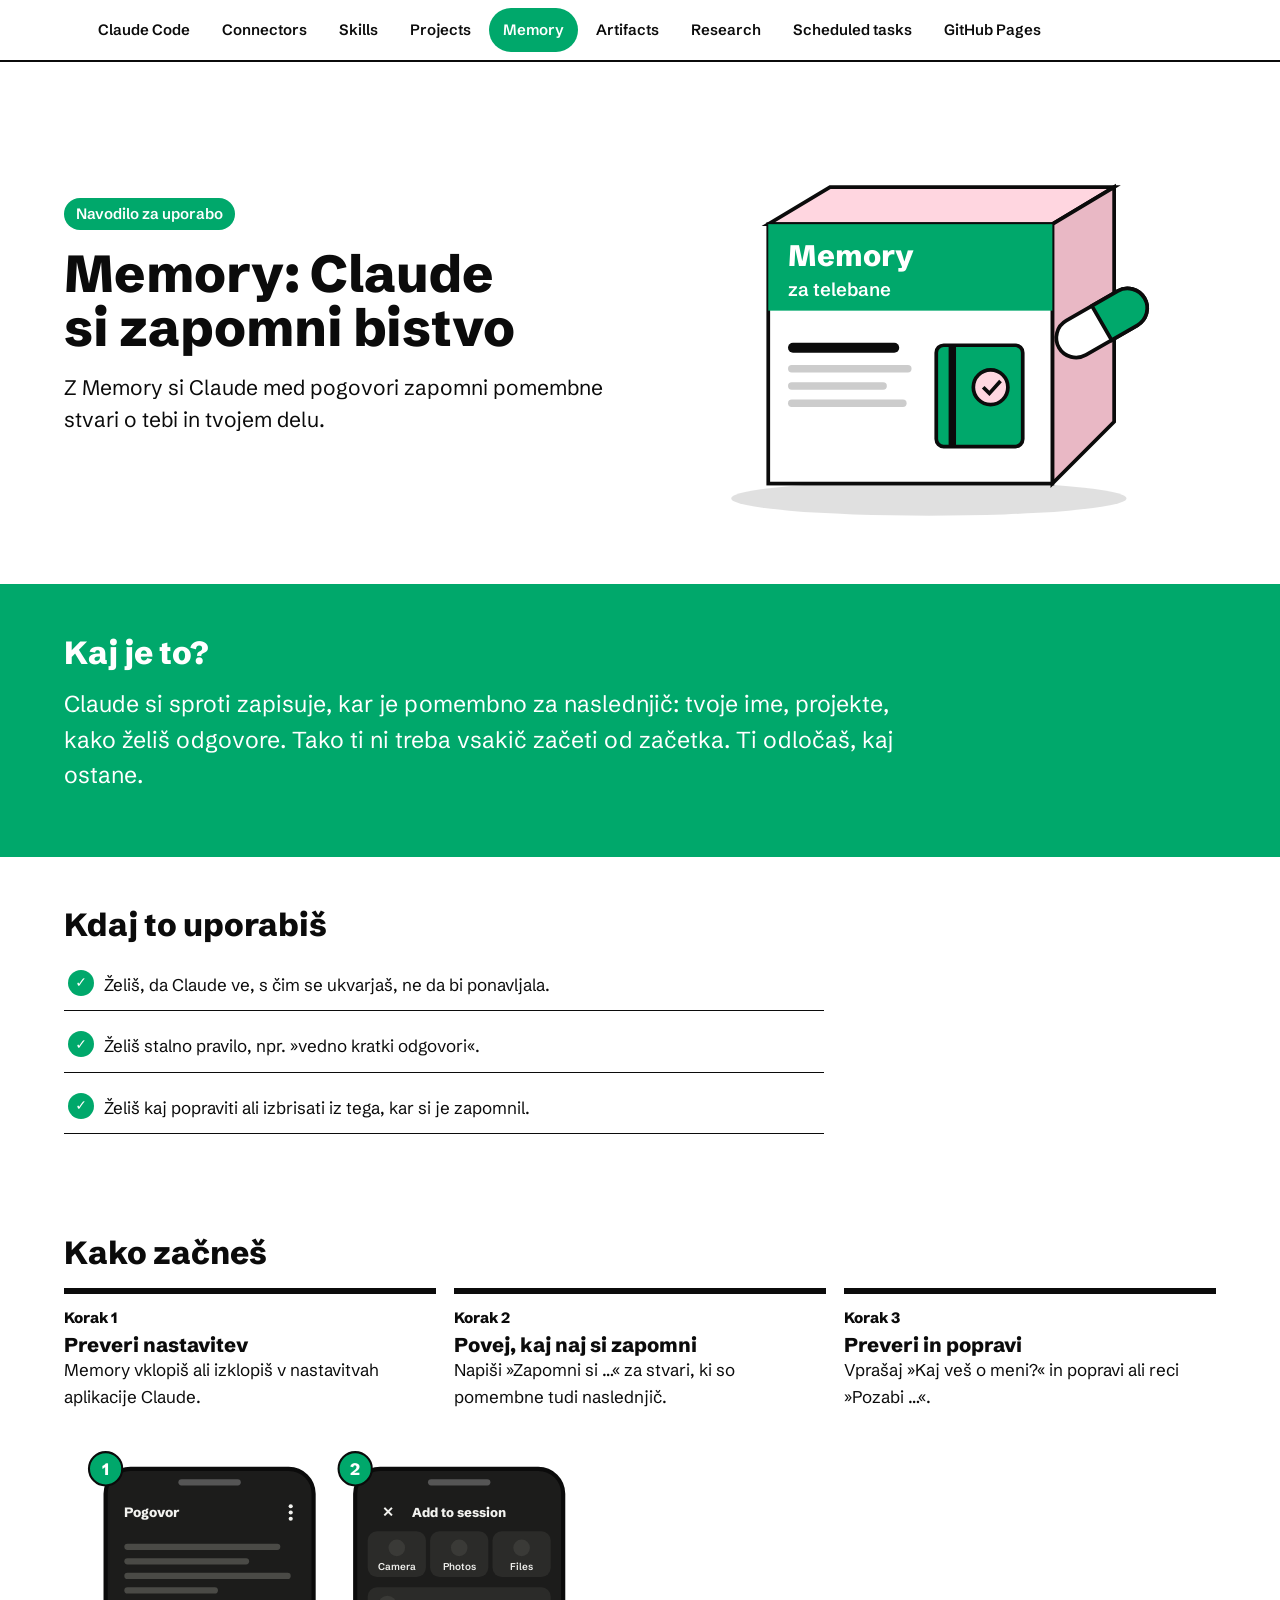
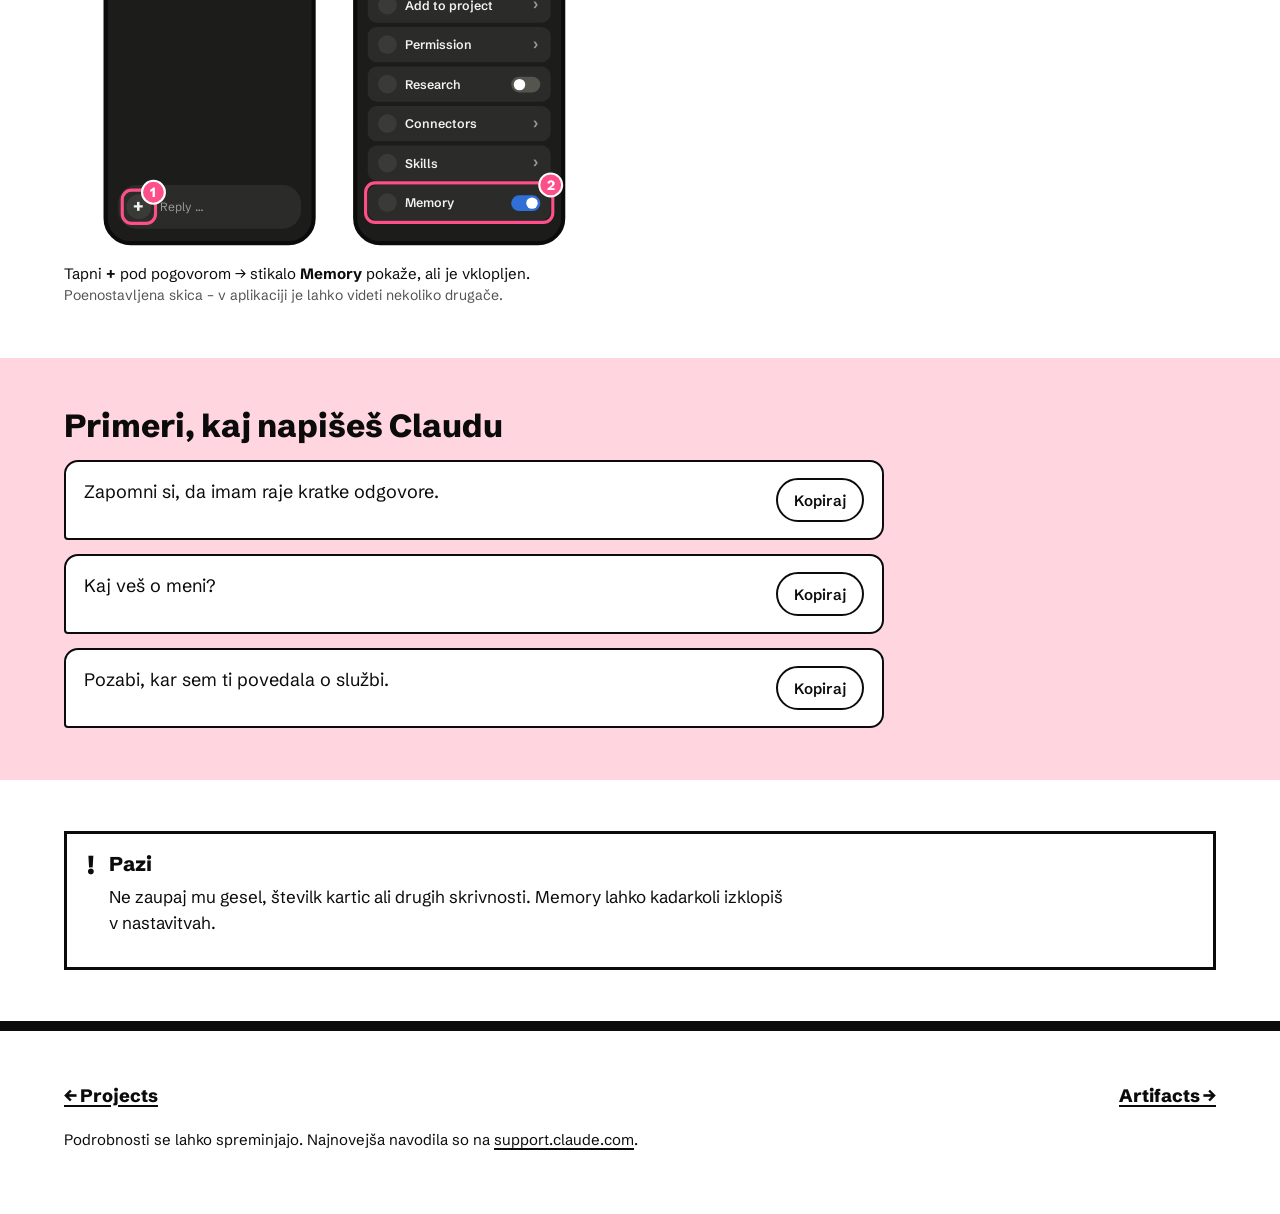
<file: spomin.html>
<!DOCTYPE html>
<html lang="sl">
<head>
<meta charset="utf-8">
<meta name="viewport" content="width=device-width, initial-scale=1">
<title>Memory – za telebane</title>
<link rel="preconnect" href="https://fonts.googleapis.com">
<link href="https://fonts.googleapis.com/css2?family=Schibsted+Grotesk:wght@400;600;800&display=swap" rel="stylesheet">
<link rel="stylesheet" href="stil.css">
</head>
<body>
<nav class="menu" aria-label="Poglavja"><div class="in"><a href="index.html">Claude Code</a><a href="povezave.html">Connectors</a><a href="vescine.html">Skills</a><a href="projekti.html">Projects</a><a href="spomin.html" aria-current="page">Memory</a><a href="artefakti.html">Artifacts</a><a href="raziskava.html">Research</a><a href="opravila.html">Scheduled tasks</a><a href="stran.html">GitHub Pages</a></div></nav>
<header class="band hero"><div class="wrap heroGrid">
  <div>
    <span class="tag">Navodilo za uporabo</span>
    <h1>Memory: Claude si zapomni bistvo</h1>
    <p class="lead">Z Memory si Claude med pogovori zapomni pomembne stvari o tebi in tvojem delu.</p>
  </div>
  <svg class="box" viewBox="0 0 400 340" role="img" aria-label="Škatlica z napisom Memory">
    <ellipse cx="190" cy="312" rx="160" ry="14" fill="#000" opacity=".12"/>
    <polygon points="60,90 290,90 340,60 110,60" fill="#ffd6e0" stroke="#0b0b0b" stroke-width="3"/>
    <polygon points="290,90 340,60 340,250 290,300" fill="#e9b8c5" stroke="#0b0b0b" stroke-width="3"/>
    <rect x="60" y="90" width="230" height="210" fill="#fff" stroke="#0b0b0b" stroke-width="3"/>
    <rect x="60" y="90" width="230" height="70" fill="#00a86b"/>
    <text x="76" y="124" font-family="Schibsted Grotesk,sans-serif" font-weight="800" font-size="24" fill="#fff">Memory</text>
    <text x="76" y="148" font-family="Schibsted Grotesk,sans-serif" font-weight="600" font-size="15" fill="#fff">za telebane</text>
    <rect x="76" y="186" width="90" height="8" rx="4" fill="#0b0b0b"/>
    <rect x="76" y="204" width="100" height="6" rx="3" fill="#ccc"/>
    <rect x="76" y="218" width="80" height="6" rx="3" fill="#ccc"/>
    <rect x="76" y="232" width="96" height="6" rx="3" fill="#ccc"/>
    <g transform="translate(196,188)"><rect x="0" y="0" width="70" height="82" rx="6" fill="#00a86b" stroke="#0b0b0b" stroke-width="3"/><rect x="10" y="0" width="6" height="82" fill="#0b0b0b"/><circle cx="44" cy="34" r="14" fill="#ffd6e0" stroke="#0b0b0b" stroke-width="3"/><path d="M38,34 l5,5 l9,-10" stroke="#0b0b0b" stroke-width="3" fill="none"/></g>
    <g class="pill"><g transform="translate(330,170) rotate(-30)">
      <rect x="-40" y="-16" width="80" height="32" rx="16" fill="#fff" stroke="#0b0b0b" stroke-width="3"/>
      <path d="M0,-16 h24 a16,16 0 0 1 0,32 h-24z" fill="#00a86b" stroke="#0b0b0b" stroke-width="3"/></g></g>
  </svg>
</div></header>

<section class="band green"><div class="wrap">
  <h2>Kaj je to?</h2>
  <p class="what">Claude si sproti zapisuje, kar je pomembno za naslednjič: tvoje ime, projekte, kako želiš odgovore. Tako ti ni treba vsakič začeti od začetka. Ti odločaš, kaj ostane.</p>
</div></section>

<section class="band"><div class="wrap">
  <h2>Kdaj to uporabiš</h2>
  <ul class="when"><li>Želiš, da Claude ve, s čim se ukvarjaš, ne da bi ponavljala.</li><li>Želiš stalno pravilo, npr. »vedno kratki odgovori«.</li><li>Želiš kaj popraviti ali izbrisati iz tega, kar si je zapomnil.</li></ul>
</div></section>

<section class="band"><div class="wrap">
  <h2>Kako začneš</h2>
  <div class="steps"><div class="step"><h3>Preveri nastavitev</h3><p>Memory vklopiš ali izklopiš v nastavitvah aplikacije Claude.</p></div><div class="step"><h3>Povej, kaj naj si zapomni</h3><p>Napiši »Zapomni si …« za stvari, ki so pomembne tudi naslednjič.</p></div><div class="step"><h3>Preveri in popravi</h3><p>Vprašaj »Kaj veš o meni?« in popravi ali reci »Pozabi …«.</p></div></div>


<figure class="shot"><svg viewBox="-20 0 500 390" role="img" aria-label="Skica: gumb plus pod pogovorom in stikalo Memory"><g transform="translate(20,0)"><rect x="0" y="20" width="200" height="360" rx="24" fill="#1c1c1b" stroke="#0b0b0b" stroke-width="4"/><rect x="70" y="30" width="60" height="6" rx="3" fill="#555"/><text x="18" y="66" font-family="Schibsted Grotesk,sans-serif" font-size="13" font-weight="800" fill="#f2f2ef" text-anchor="start">Pogovor</text><circle cx="178" cy="62" r="2" fill="#f2f2ef"/><circle cx="178" cy="56" r="2" fill="#f2f2ef"/><circle cx="178" cy="68" r="2" fill="#f2f2ef"/><rect x="18" y="92" width="150" height="6" rx="3" fill="#4a4a46"/><rect x="18" y="106" width="120" height="6" rx="3" fill="#4a4a46"/><rect x="18" y="120" width="160" height="6" rx="3" fill="#4a4a46"/><rect x="18" y="134" width="90" height="6" rx="3" fill="#4a4a46"/><rect x="12" y="324" width="176" height="42" rx="18" fill="#2b2b29"/><text x="52" y="349" font-family="Schibsted Grotesk,sans-serif" font-size="11.5" font-weight="400" fill="#9a9a94" text-anchor="start">Reply …</text><circle cx="32" cy="345" r="12" fill="#3a3a37"/><text x="32" y="350" font-family="Schibsted Grotesk,sans-serif" font-size="16" font-weight="800" fill="#f2f2ef" text-anchor="middle">+</text><rect x="16" y="329" width="32" height="32" rx="9" fill="none" stroke="#ff4f8b" stroke-width="3"/><circle cx="46" cy="331" r="11" fill="#ff4f8b" stroke="#fff" stroke-width="2"/><text x="46" y="335.5" font-family="Schibsted Grotesk,sans-serif" font-size="13" font-weight="800" fill="#fff" text-anchor="middle">1</text><circle cx="0" cy="20" r="16" fill="#00a86b" stroke="#0b0b0b" stroke-width="2"/><text x="0" y="26" font-family="Schibsted Grotesk,sans-serif" font-size="16" font-weight="800" fill="#fff" text-anchor="middle">1</text></g><g transform="translate(260,0)"><rect x="0" y="20" width="200" height="360" rx="24" fill="#1c1c1b" stroke="#0b0b0b" stroke-width="4"/><rect x="70" y="30" width="60" height="6" rx="3" fill="#555"/><text x="26" y="66" font-family="Schibsted Grotesk,sans-serif" font-size="13" font-weight="600" fill="#f2f2ef" text-anchor="start">✕</text><text x="100" y="66" font-family="Schibsted Grotesk,sans-serif" font-size="12.5" font-weight="800" fill="#f2f2ef" text-anchor="middle">Add to session</text><rect x="12" y="80" width="56" height="44" rx="9" fill="#2b2b29"/><circle cx="40" cy="96" r="8" fill="#3a3a37"/><text x="40" y="117" font-family="Schibsted Grotesk,sans-serif" font-size="9.5" font-weight="600" fill="#f2f2ef" text-anchor="middle">Camera</text><rect x="72" y="80" width="56" height="44" rx="9" fill="#2b2b29"/><circle cx="100" cy="96" r="8" fill="#3a3a37"/><text x="100" y="117" font-family="Schibsted Grotesk,sans-serif" font-size="9.5" font-weight="600" fill="#f2f2ef" text-anchor="middle">Photos</text><rect x="132" y="80" width="56" height="44" rx="9" fill="#2b2b29"/><circle cx="160" cy="96" r="8" fill="#3a3a37"/><text x="160" y="117" font-family="Schibsted Grotesk,sans-serif" font-size="9.5" font-weight="600" fill="#f2f2ef" text-anchor="middle">Files</text><rect x="12" y="134" width="176" height="34" rx="9" fill="#2b2b29"/><circle cx="31" cy="151" r="9" fill="#3a3a37"/><text x="48" y="155.5" font-family="Schibsted Grotesk,sans-serif" font-size="12" font-weight="600" fill="#f2f2ef" text-anchor="start">Add to project</text><text x="176" y="156" font-family="Schibsted Grotesk,sans-serif" font-size="16" font-weight="600" fill="#9a9a94" text-anchor="end">›</text><rect x="12" y="172" width="176" height="34" rx="9" fill="#2b2b29"/><circle cx="31" cy="189" r="9" fill="#3a3a37"/><text x="48" y="193.5" font-family="Schibsted Grotesk,sans-serif" font-size="12" font-weight="600" fill="#f2f2ef" text-anchor="start">Permission</text><text x="176" y="194" font-family="Schibsted Grotesk,sans-serif" font-size="16" font-weight="600" fill="#9a9a94" text-anchor="end">›</text><rect x="12" y="210" width="176" height="34" rx="9" fill="#2b2b29"/><circle cx="31" cy="227" r="9" fill="#3a3a37"/><text x="48" y="231.5" font-family="Schibsted Grotesk,sans-serif" font-size="12" font-weight="600" fill="#f2f2ef" text-anchor="start">Research</text><rect x="150" y="220" width="28" height="15" rx="7.5" fill="#55554f"/><circle cx="158" cy="227.5" r="5.5" fill="#fff"/><rect x="12" y="248" width="176" height="34" rx="9" fill="#2b2b29"/><circle cx="31" cy="265" r="9" fill="#3a3a37"/><text x="48" y="269.5" font-family="Schibsted Grotesk,sans-serif" font-size="12" font-weight="600" fill="#f2f2ef" text-anchor="start">Connectors</text><text x="176" y="270" font-family="Schibsted Grotesk,sans-serif" font-size="16" font-weight="600" fill="#9a9a94" text-anchor="end">›</text><rect x="12" y="286" width="176" height="34" rx="9" fill="#2b2b29"/><circle cx="31" cy="303" r="9" fill="#3a3a37"/><text x="48" y="307.5" font-family="Schibsted Grotesk,sans-serif" font-size="12" font-weight="600" fill="#f2f2ef" text-anchor="start">Skills</text><text x="176" y="308" font-family="Schibsted Grotesk,sans-serif" font-size="16" font-weight="600" fill="#9a9a94" text-anchor="end">›</text><rect x="12" y="324" width="176" height="34" rx="9" fill="#2b2b29"/><circle cx="31" cy="341" r="9" fill="#3a3a37"/><text x="48" y="345.5" font-family="Schibsted Grotesk,sans-serif" font-size="12" font-weight="600" fill="#f2f2ef" text-anchor="start">Memory</text><rect x="150" y="334" width="28" height="15" rx="7.5" fill="#2f6fd6"/><circle cx="170" cy="341.5" r="5.5" fill="#fff"/><rect x="10" y="322" width="180" height="38" rx="9" fill="none" stroke="#ff4f8b" stroke-width="3"/><circle cx="188" cy="324" r="11" fill="#ff4f8b" stroke="#fff" stroke-width="2"/><text x="188" y="328.5" font-family="Schibsted Grotesk,sans-serif" font-size="13" font-weight="800" fill="#fff" text-anchor="middle">2</text><circle cx="0" cy="20" r="16" fill="#00a86b" stroke="#0b0b0b" stroke-width="2"/><text x="0" y="26" font-family="Schibsted Grotesk,sans-serif" font-size="16" font-weight="800" fill="#fff" text-anchor="middle">2</text></g></svg><figcaption>Tapni <b>+</b> pod pogovorom → stikalo <b>Memory</b> pokaže, ali je vklopljen. <span>Poenostavljena skica – v aplikaciji je lahko videti nekoliko drugače.</span></figcaption></figure>
</div></section>

<section class="band pink"><div class="wrap">
  <h2>Primeri, kaj napišeš Claudu</h2>
  <div class="ex" id="ex"><div class="q"><p>Zapomni si, da imam raje kratke odgovore.</p><button type="button" data-t="Zapomni si, da imam raje kratke odgovore.">Kopiraj</button></div><div class="q"><p>Kaj veš o meni?</p><button type="button" data-t="Kaj veš o meni?">Kopiraj</button></div><div class="q"><p>Pozabi, kar sem ti povedala o službi.</p><button type="button" data-t="Pozabi, kar sem ti povedala o službi.">Kopiraj</button></div></div>
</div></section>

<section class="band"><div class="wrap">
  <div class="warn"><div class="x">!</div><div>
    <h3>Pazi</h3>
    <p style="margin-top:8px">Ne zaupaj mu gesel, številk kartic ali drugih skrivnosti. Memory lahko kadarkoli izklopiš v nastavitvah.</p>
  </div></div>
</div></section>

<footer class="band"><div class="wrap">
  <div class="pn"><a href="projekti.html">← Projects</a><a href="artefakti.html">Artifacts →</a></div>
  <p style="margin-top:18px">Podrobnosti se lahko spreminjajo. Najnovejša navodila so na <a href="https://support.claude.com">support.claude.com</a>.</p>
</div></footer>
<script>
{
document.getElementById('ex').addEventListener('click',async ev=>{
  const b=ev.target.closest('button');if(!b)return;
  try{await navigator.clipboard.writeText(b.dataset.t);b.textContent='Kopirano ✓'}
  catch(err){b.textContent='Označi in kopiraj'}
  setTimeout(()=>b.textContent='Kopiraj',1800);
});
}
</script>
</body>
</html>
</file>
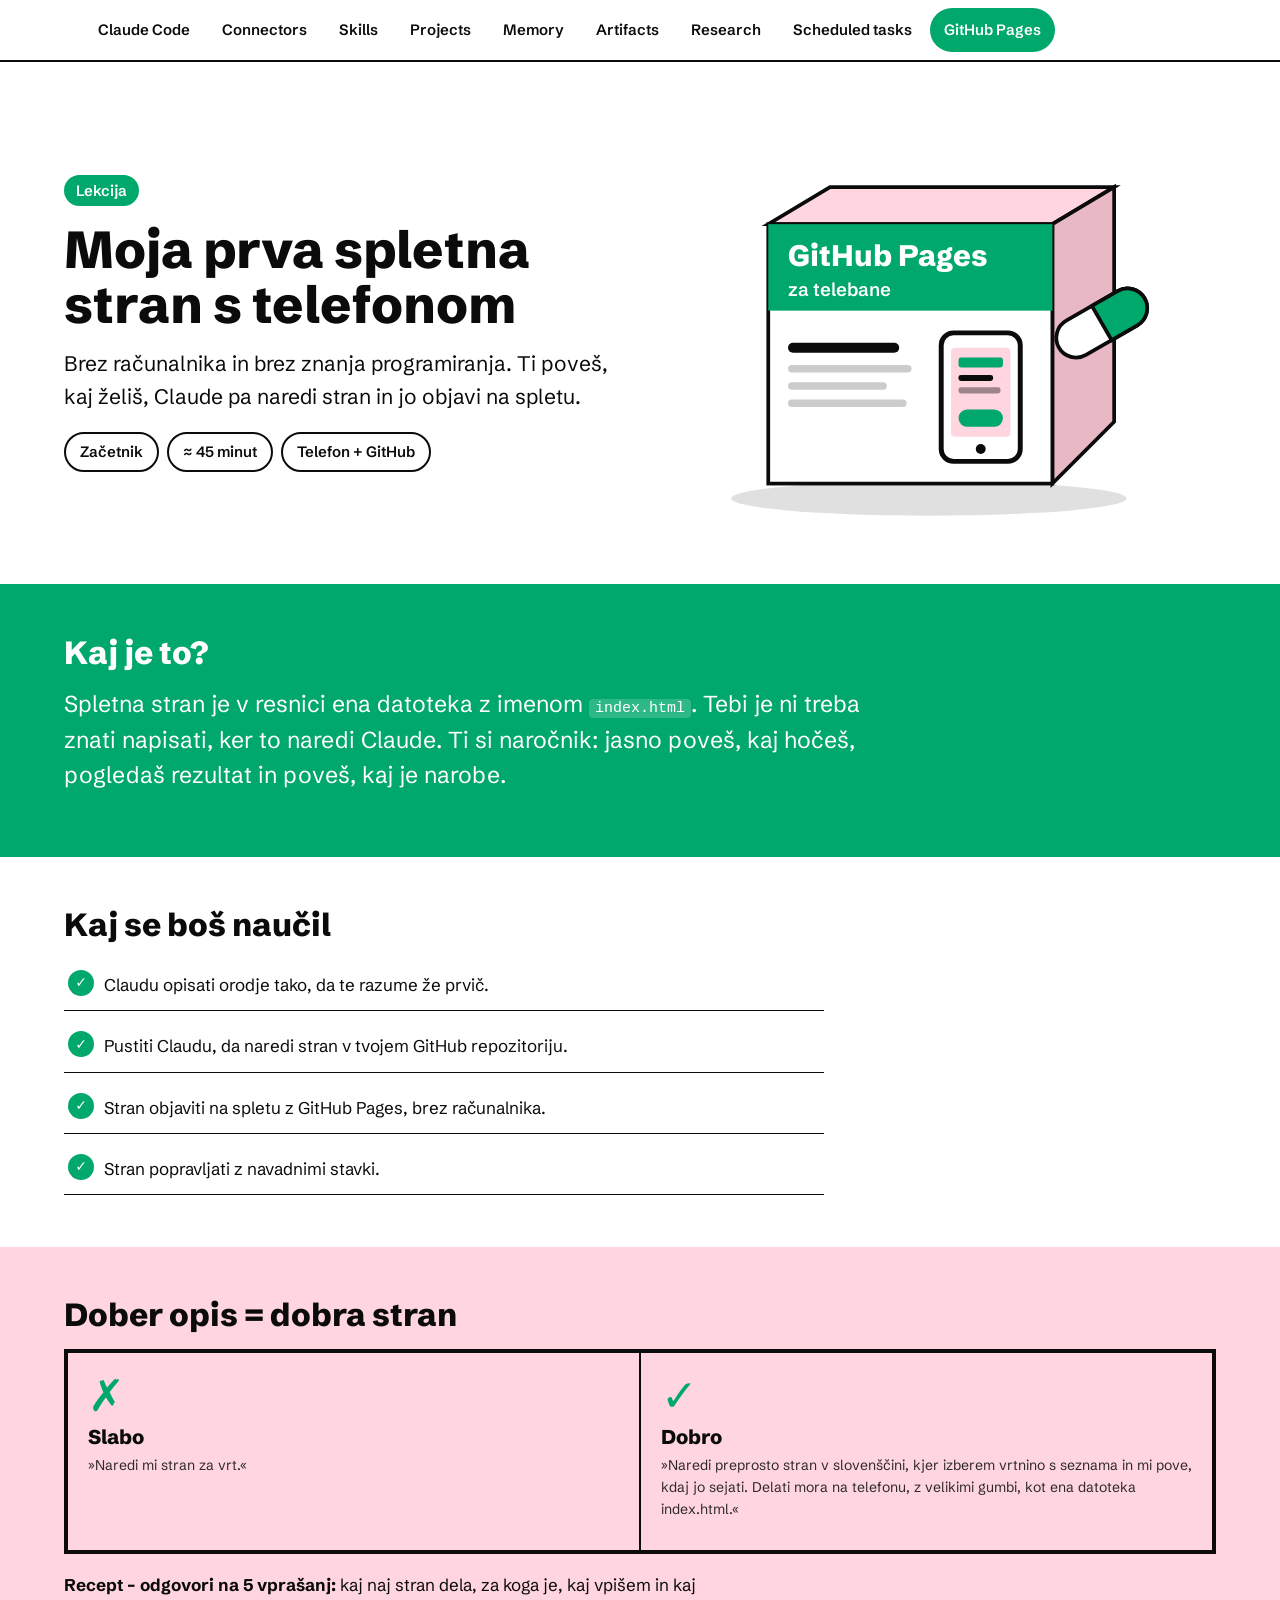
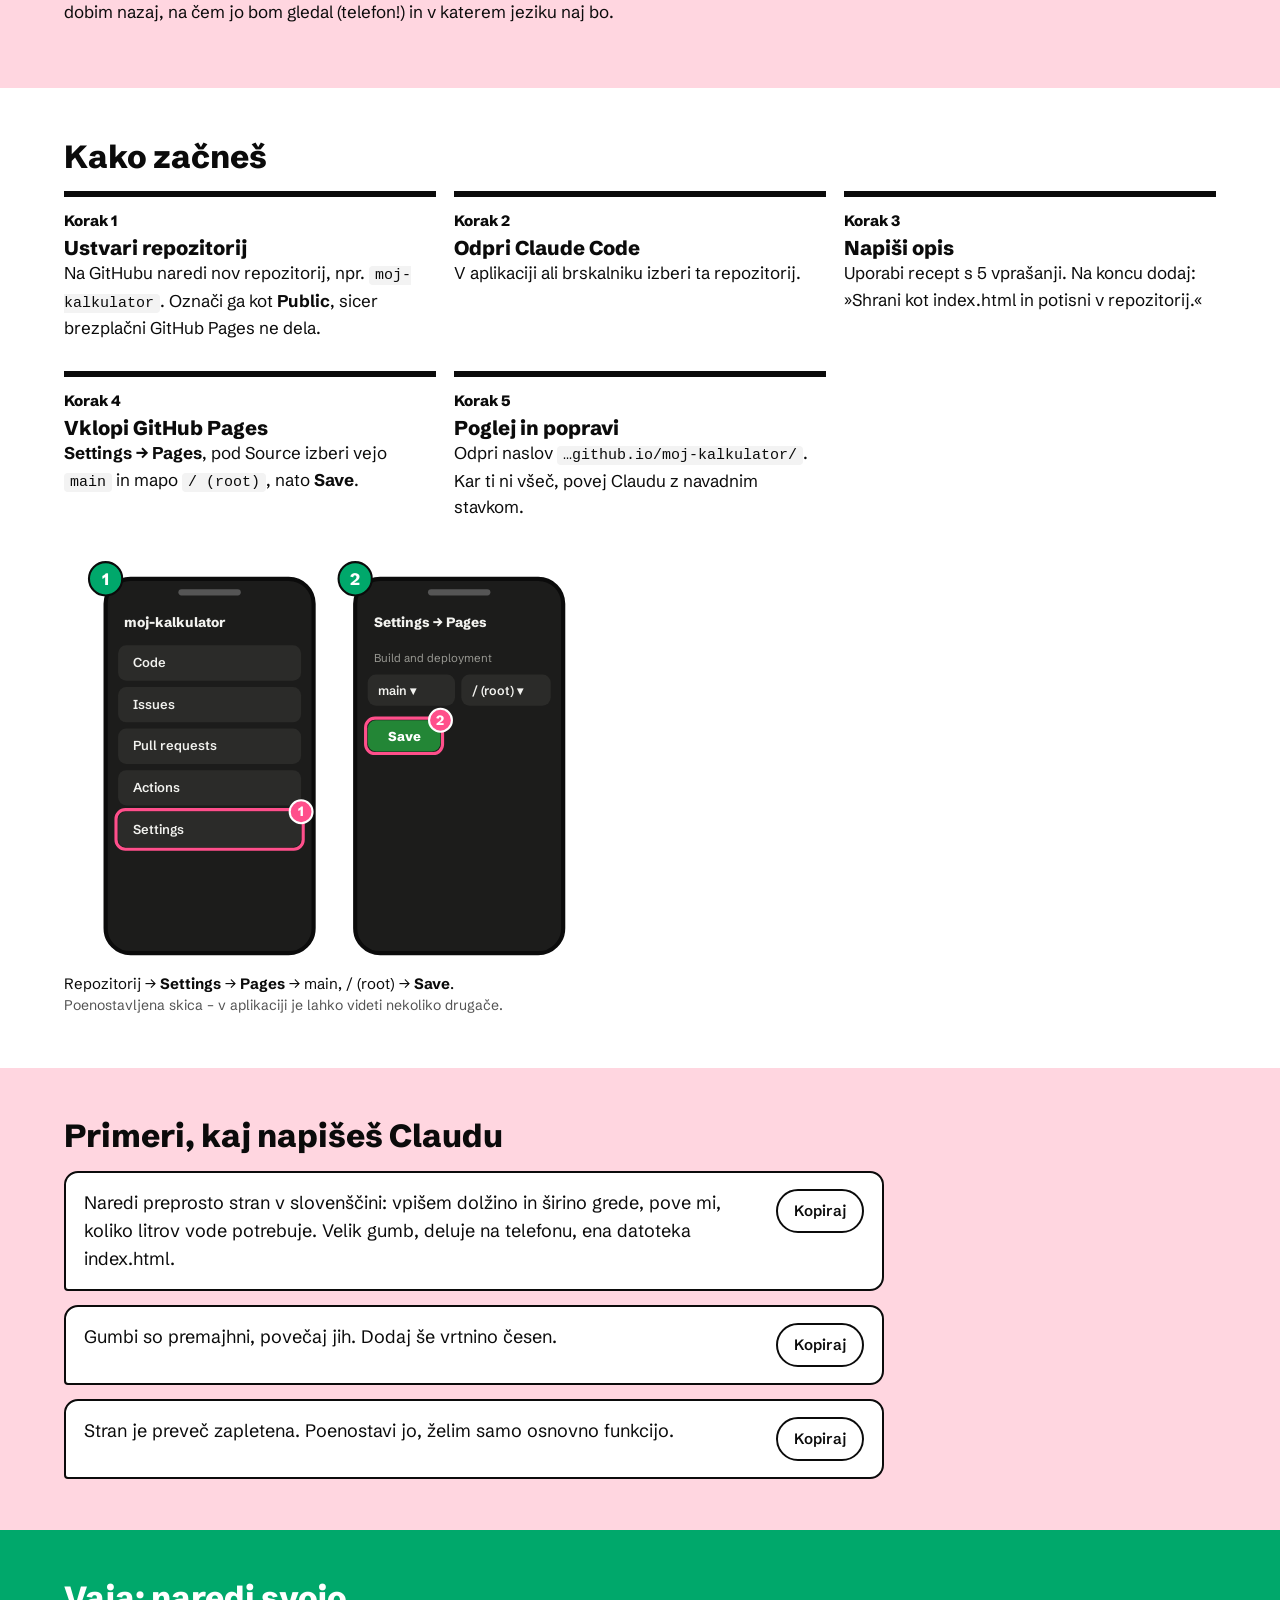
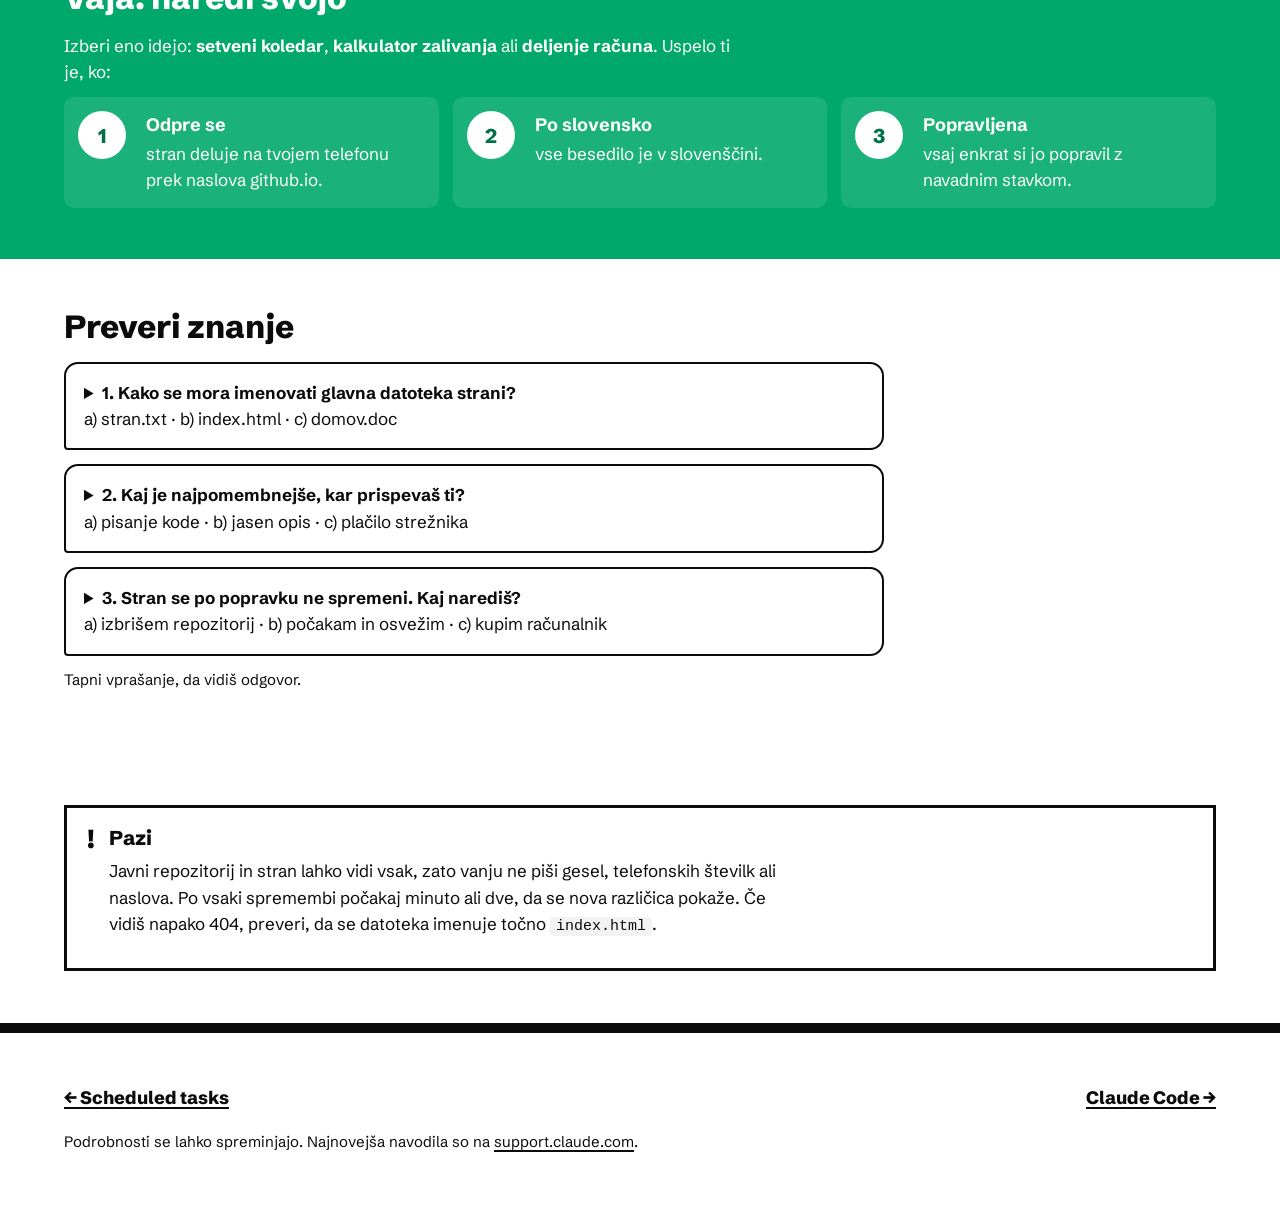
<file: stran.html>
<!DOCTYPE html>
<html lang="sl">
<head>
<meta charset="utf-8">
<meta name="viewport" content="width=device-width, initial-scale=1">
<title>GitHub Pages – za telebane</title>
<link rel="preconnect" href="https://fonts.googleapis.com">
<link href="https://fonts.googleapis.com/css2?family=Schibsted+Grotesk:wght@400;600;800&display=swap" rel="stylesheet">
<link rel="stylesheet" href="stil.css">
</head>
<body>
<nav class="menu" aria-label="Poglavja"><div class="in"><a href="index.html">Claude Code</a><a href="povezave.html">Connectors</a><a href="vescine.html">Skills</a><a href="projekti.html">Projects</a><a href="spomin.html">Memory</a><a href="artefakti.html">Artifacts</a><a href="raziskava.html">Research</a><a href="opravila.html">Scheduled tasks</a><a href="stran.html" aria-current="page">GitHub Pages</a></div></nav>
<header class="band hero"><div class="wrap heroGrid">
  <div>
    <span class="tag">Lekcija</span>
    <h1>Moja prva spletna stran s telefonom</h1>
    <p class="lead">Brez računalnika in brez znanja programiranja. Ti poveš, kaj želiš, Claude pa naredi stran in jo objavi na spletu.</p>
    <div class="dose"><span>Začetnik</span><span>≈ 45 minut</span><span>Telefon + GitHub</span></div>
  </div>
  <svg class="box" viewBox="0 0 400 340" role="img" aria-label="Škatlica z napisom GitHub Pages">
    <ellipse cx="190" cy="312" rx="160" ry="14" fill="#000" opacity=".12"/>
    <polygon points="60,90 290,90 340,60 110,60" fill="#ffd6e0" stroke="#0b0b0b" stroke-width="3"/>
    <polygon points="290,90 340,60 340,250 290,300" fill="#e9b8c5" stroke="#0b0b0b" stroke-width="3"/>
    <rect x="60" y="90" width="230" height="210" fill="#fff" stroke="#0b0b0b" stroke-width="3"/>
    <rect x="60" y="90" width="230" height="70" fill="#00a86b"/>
    <text x="76" y="124" font-family="Schibsted Grotesk,sans-serif" font-weight="800" font-size="24" fill="#fff">GitHub Pages</text>
    <text x="76" y="148" font-family="Schibsted Grotesk,sans-serif" font-weight="600" font-size="15" fill="#fff">za telebane</text>
    <rect x="76" y="186" width="90" height="8" rx="4" fill="#0b0b0b"/>
    <rect x="76" y="204" width="100" height="6" rx="3" fill="#ccc"/>
    <rect x="76" y="218" width="80" height="6" rx="3" fill="#ccc"/>
    <rect x="76" y="232" width="96" height="6" rx="3" fill="#ccc"/>
    <g transform="translate(200,178)"><rect x="0" y="0" width="64" height="104" rx="10" fill="#fff" stroke="#0b0b0b" stroke-width="4"/><rect x="8" y="12" width="48" height="72" rx="3" fill="#ffd6e0"/><rect x="14" y="20" width="36" height="8" rx="2" fill="#00a86b"/><rect x="14" y="34" width="28" height="5" rx="2" fill="#0b0b0b"/><rect x="14" y="44" width="34" height="5" rx="2" fill="#0b0b0b" opacity=".4"/><rect x="14" y="62" width="36" height="14" rx="7" fill="#00a86b"/><circle cx="32" cy="94" r="4" fill="#0b0b0b"/></g>
    <g class="pill"><g transform="translate(330,170) rotate(-30)">
      <rect x="-40" y="-16" width="80" height="32" rx="16" fill="#fff" stroke="#0b0b0b" stroke-width="3"/>
      <path d="M0,-16 h24 a16,16 0 0 1 0,32 h-24z" fill="#00a86b" stroke="#0b0b0b" stroke-width="3"/></g></g>
  </svg>
</div></header>

<section class="band green"><div class="wrap">
  <h2>Kaj je to?</h2>
  <p class="what">Spletna stran je v resnici ena datoteka z imenom <code>index.html</code>. Tebi je ni treba znati napisati, ker to naredi Claude. Ti si naročnik: jasno poveš, kaj hočeš, pogledaš rezultat in poveš, kaj je narobe.</p>
</div></section>

<section class="band"><div class="wrap">
  <h2>Kaj se boš naučil</h2>
  <ul class="when"><li>Claudu opisati orodje tako, da te razume že prvič.</li><li>Pustiti Claudu, da naredi stran v tvojem GitHub repozitoriju.</li><li>Stran objaviti na spletu z GitHub Pages, brez računalnika.</li><li>Stran popravljati z navadnimi stavki.</li></ul>
</div></section>

<section class="band pink"><div class="wrap">
  <h2>Dober opis = dobra stran</h2>
  <div class="blocks">
    <div class="blk"><div class="nr">✗</div><h3>Slabo</h3><p class="where">»Naredi mi stran za vrt.«</p></div>
    <div class="blk"><div class="nr">✓</div><h3>Dobro</h3><p class="where">»Naredi preprosto stran v slovenščini, kjer izberem vrtnino s seznama in mi pove, kdaj jo sejati. Delati mora na telefonu, z velikimi gumbi, kot ena datoteka index.html.«</p></div>
  </div>
  <p style="margin-top:18px"><b>Recept – odgovori na 5 vprašanj:</b> kaj naj stran dela, za koga je, kaj vpišem in kaj dobim nazaj, na čem jo bom gledal (telefon!) in v katerem jeziku naj bo.</p>
</div></section>

<section class="band"><div class="wrap">
  <h2>Kako začneš</h2>
  <div class="steps">
    <div class="step"><h3>Ustvari repozitorij</h3><p>Na GitHubu naredi nov repozitorij, npr. <code>moj-kalkulator</code>. Označi ga kot <b>Public</b>, sicer brezplačni GitHub Pages ne dela.</p></div>
    <div class="step"><h3>Odpri Claude Code</h3><p>V aplikaciji ali brskalniku izberi ta repozitorij.</p></div>
    <div class="step"><h3>Napiši opis</h3><p>Uporabi recept s 5 vprašanji. Na koncu dodaj: »Shrani kot index.html in potisni v repozitorij.«</p></div>
    <div class="step"><h3>Vklopi GitHub Pages</h3><p><b>Settings → Pages</b>, pod Source izberi vejo <code>main</code> in mapo <code>/ (root)</code>, nato <b>Save</b>.</p></div>
    <div class="step"><h3>Poglej in popravi</h3><p>Odpri naslov <code>…github.io/moj-kalkulator/</code>. Kar ti ni všeč, povej Claudu z navadnim stavkom.</p></div>
  </div>


<figure class="shot"><svg viewBox="-20 0 500 390" role="img" aria-label="Skica: GitHub repozitorij, Settings, Pages in Save"><g transform="translate(20,0)"><rect x="0" y="20" width="200" height="360" rx="24" fill="#1c1c1b" stroke="#0b0b0b" stroke-width="4"/><rect x="70" y="30" width="60" height="6" rx="3" fill="#555"/><text x="18" y="66" font-family="Schibsted Grotesk,sans-serif" font-size="13" font-weight="800" fill="#f2f2ef" text-anchor="start">moj-kalkulator</text><rect x="12" y="84" width="176" height="34" rx="8" fill="#2b2b29"/><text x="26" y="105" font-family="Schibsted Grotesk,sans-serif" font-size="12.5" font-weight="600" fill="#f2f2ef" text-anchor="start">Code</text><rect x="12" y="124" width="176" height="34" rx="8" fill="#2b2b29"/><text x="26" y="145" font-family="Schibsted Grotesk,sans-serif" font-size="12.5" font-weight="600" fill="#f2f2ef" text-anchor="start">Issues</text><rect x="12" y="164" width="176" height="34" rx="8" fill="#2b2b29"/><text x="26" y="185" font-family="Schibsted Grotesk,sans-serif" font-size="12.5" font-weight="600" fill="#f2f2ef" text-anchor="start">Pull requests</text><rect x="12" y="204" width="176" height="34" rx="8" fill="#2b2b29"/><text x="26" y="225" font-family="Schibsted Grotesk,sans-serif" font-size="12.5" font-weight="600" fill="#f2f2ef" text-anchor="start">Actions</text><rect x="12" y="244" width="176" height="34" rx="8" fill="#2b2b29"/><text x="26" y="265" font-family="Schibsted Grotesk,sans-serif" font-size="12.5" font-weight="600" fill="#f2f2ef" text-anchor="start">Settings</text><rect x="10" y="242" width="180" height="38" rx="9" fill="none" stroke="#ff4f8b" stroke-width="3"/><circle cx="188" cy="244" r="11" fill="#ff4f8b" stroke="#fff" stroke-width="2"/><text x="188" y="248.5" font-family="Schibsted Grotesk,sans-serif" font-size="13" font-weight="800" fill="#fff" text-anchor="middle">1</text><circle cx="0" cy="20" r="16" fill="#00a86b" stroke="#0b0b0b" stroke-width="2"/><text x="0" y="26" font-family="Schibsted Grotesk,sans-serif" font-size="16" font-weight="800" fill="#fff" text-anchor="middle">1</text></g><g transform="translate(260,0)"><rect x="0" y="20" width="200" height="360" rx="24" fill="#1c1c1b" stroke="#0b0b0b" stroke-width="4"/><rect x="70" y="30" width="60" height="6" rx="3" fill="#555"/><text x="18" y="66" font-family="Schibsted Grotesk,sans-serif" font-size="13" font-weight="800" fill="#f2f2ef" text-anchor="start">Settings → Pages</text><text x="18" y="100" font-family="Schibsted Grotesk,sans-serif" font-size="11" font-weight="400" fill="#9a9a94" text-anchor="start">Build and deployment</text><rect x="12" y="112" width="84" height="30" rx="8" fill="#2b2b29"/><text x="22" y="132" font-family="Schibsted Grotesk,sans-serif" font-size="12" font-weight="600" fill="#f2f2ef" text-anchor="start">main ▾</text><rect x="102" y="112" width="86" height="30" rx="8" fill="#2b2b29"/><text x="112" y="132" font-family="Schibsted Grotesk,sans-serif" font-size="12" font-weight="600" fill="#f2f2ef" text-anchor="start">/ (root) ▾</text><rect x="12" y="156" width="70" height="30" rx="8" fill="#238636"/><text x="47" y="176" font-family="Schibsted Grotesk,sans-serif" font-size="12.5" font-weight="800" fill="#fff" text-anchor="middle">Save</text><rect x="10" y="154" width="74" height="34" rx="9" fill="none" stroke="#ff4f8b" stroke-width="3"/><circle cx="82" cy="156" r="11" fill="#ff4f8b" stroke="#fff" stroke-width="2"/><text x="82" y="160.5" font-family="Schibsted Grotesk,sans-serif" font-size="13" font-weight="800" fill="#fff" text-anchor="middle">2</text><circle cx="0" cy="20" r="16" fill="#00a86b" stroke="#0b0b0b" stroke-width="2"/><text x="0" y="26" font-family="Schibsted Grotesk,sans-serif" font-size="16" font-weight="800" fill="#fff" text-anchor="middle">2</text></g></svg><figcaption>Repozitorij → <b>Settings</b> → <b>Pages</b> → main, / (root) → <b>Save</b>. <span>Poenostavljena skica – v aplikaciji je lahko videti nekoliko drugače.</span></figcaption></figure>
</div></section>

<section class="band pink"><div class="wrap">
  <h2>Primeri, kaj napišeš Claudu</h2>
  <div class="ex" id="ex"><div class="q"><p>Naredi preprosto stran v slovenščini: vpišem dolžino in širino grede, pove mi, koliko litrov vode potrebuje. Velik gumb, deluje na telefonu, ena datoteka index.html.</p><button type="button" data-t="Naredi preprosto stran v slovenščini: vpišem dolžino in širino grede, pove mi, koliko litrov vode potrebuje. Velik gumb, deluje na telefonu, ena datoteka index.html.">Kopiraj</button></div><div class="q"><p>Gumbi so premajhni, povečaj jih. Dodaj še vrtnino česen.</p><button type="button" data-t="Gumbi so premajhni, povečaj jih. Dodaj še vrtnino česen.">Kopiraj</button></div><div class="q"><p>Stran je preveč zapletena. Poenostavi jo, želim samo osnovno funkcijo.</p><button type="button" data-t="Stran je preveč zapletena. Poenostavi jo, želim samo osnovno funkcijo.">Kopiraj</button></div></div>
</div></section>

<section class="band green"><div class="wrap">
  <h2>Vaja: naredi svojo</h2>
  <p>Izberi eno idejo: <b>setveni koledar</b>, <b>kalkulator zalivanja</b> ali <b>deljenje računa</b>. Uspelo ti je, ko:</p>
  <ol class="tips"><li><span class="n">1</span><div><b>Odpre se</b>stran deluje na tvojem telefonu prek naslova github.io.</div></li><li><span class="n">2</span><div><b>Po slovensko</b>vse besedilo je v slovenščini.</div></li><li><span class="n">3</span><div><b>Popravljena</b>vsaj enkrat si jo popravil z navadnim stavkom.</div></li></ol>
</div></section>

<section class="band"><div class="wrap">
  <h2>Preveri znanje</h2>
  <div class="ex">
    <details class="q" style="display:block"><summary style="cursor:pointer"><b>1. Kako se mora imenovati glavna datoteka strani?</b><br>a) stran.txt · b) index.html · c) domov.doc</summary><p style="margin-top:10px">✓ <b>b</b> – brskalnik najprej poišče index.html.</p></details>
    <details class="q" style="display:block"><summary style="cursor:pointer"><b>2. Kaj je najpomembnejše, kar prispevaš ti?</b><br>a) pisanje kode · b) jasen opis · c) plačilo strežnika</summary><p style="margin-top:10px">✓ <b>b</b> – Claude piše kodo, ti poveš, kaj hočeš.</p></details>
    <details class="q" style="display:block"><summary style="cursor:pointer"><b>3. Stran se po popravku ne spremeni. Kaj narediš?</b><br>a) izbrišem repozitorij · b) počakam in osvežim · c) kupim računalnik</summary><p style="margin-top:10px">✓ <b>b</b> – objava traja minuto ali dve.</p></details>
  </div>
  <p style="margin-top:12px;font-size:15px">Tapni vprašanje, da vidiš odgovor.</p>
</div></section>

<section class="band"><div class="wrap">
  <div class="warn"><div class="x">!</div><div>
    <h3>Pazi</h3>
    <p style="margin-top:8px">Javni repozitorij in stran lahko vidi vsak, zato vanju ne piši gesel, telefonskih številk ali naslova. Po vsaki spremembi počakaj minuto ali dve, da se nova različica pokaže. Če vidiš napako 404, preveri, da se datoteka imenuje točno <code>index.html</code>.</p>
  </div></div>
</div></section>

<footer class="band"><div class="wrap">
  <div class="pn"><a href="opravila.html">← Scheduled tasks</a><a href="index.html">Claude Code →</a></div>
  <p style="margin-top:18px">Podrobnosti se lahko spreminjajo. Najnovejša navodila so na <a href="https://support.claude.com">support.claude.com</a>.</p>
</div></footer>
<script>
{
document.getElementById('ex').addEventListener('click',async ev=>{
  const b=ev.target.closest('button');if(!b)return;
  try{await navigator.clipboard.writeText(b.dataset.t);b.textContent='Kopirano ✓'}
  catch(err){b.textContent='Označi in kopiraj'}
  setTimeout(()=>b.textContent='Kopiraj',1800);
});
}
</script>
</body>
</html>
</file>
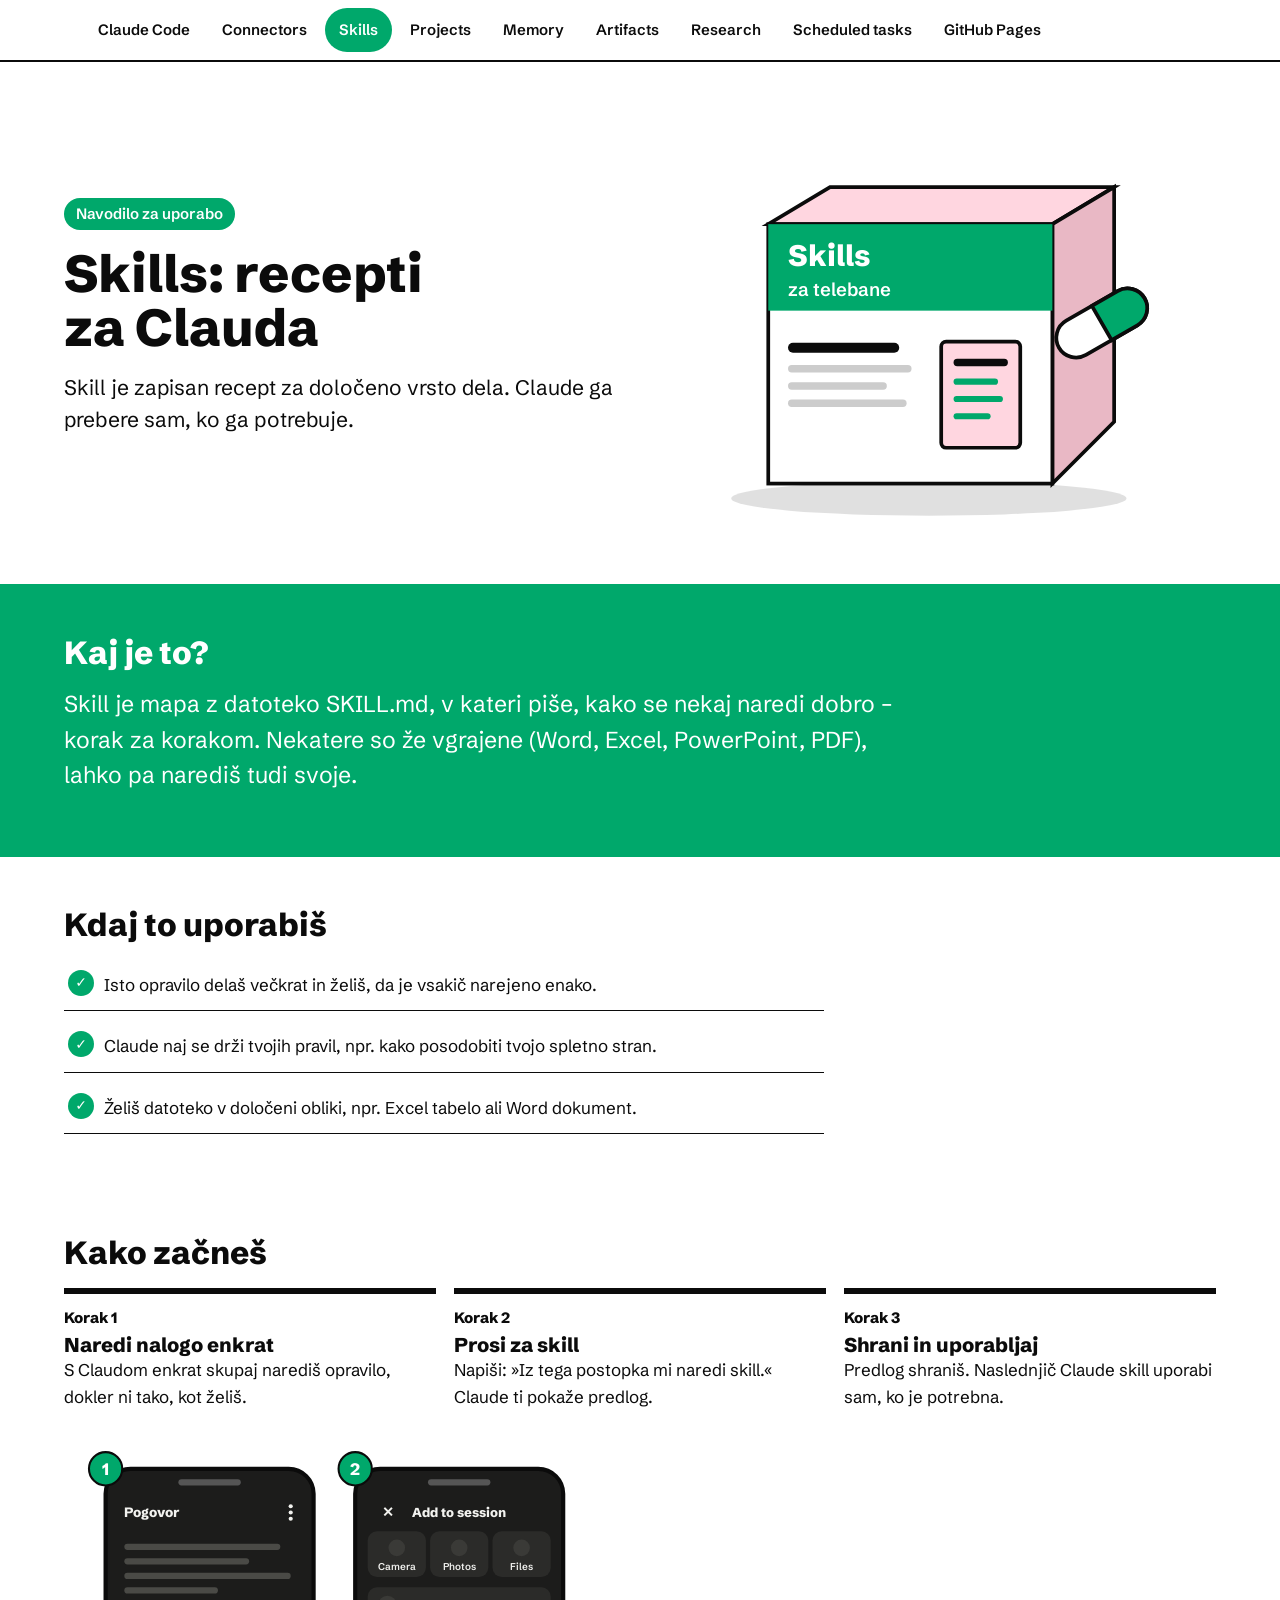
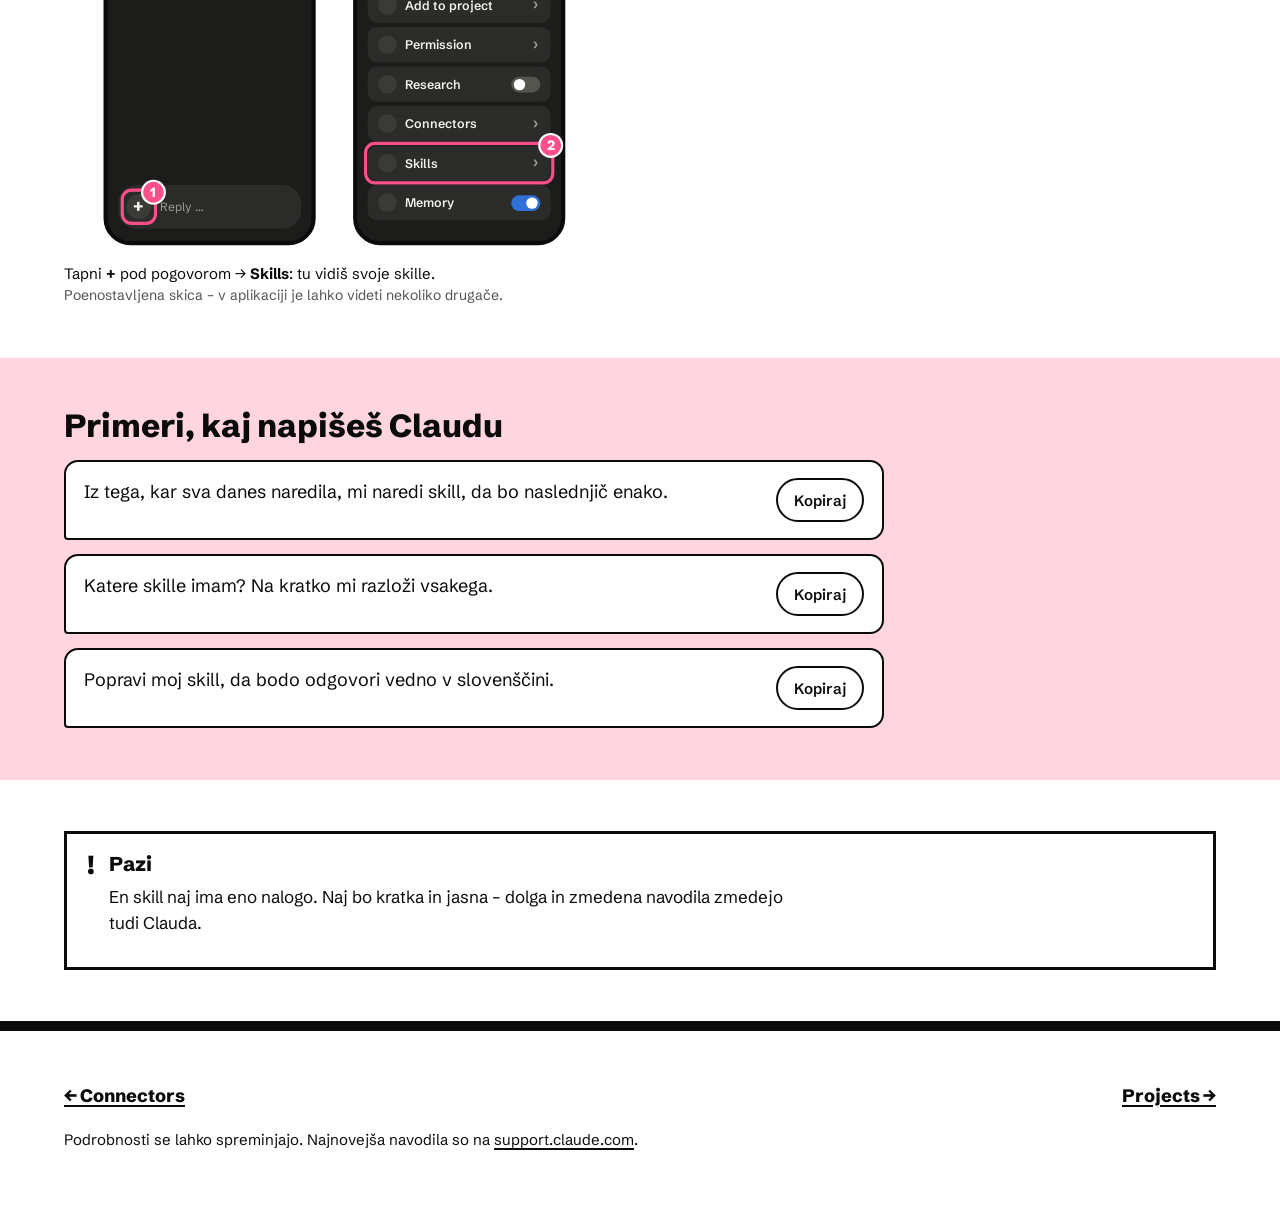
<file: vescine.html>
<!DOCTYPE html>
<html lang="sl">
<head>
<meta charset="utf-8">
<meta name="viewport" content="width=device-width, initial-scale=1">
<title>Skills – za telebane</title>
<link rel="preconnect" href="https://fonts.googleapis.com">
<link href="https://fonts.googleapis.com/css2?family=Schibsted+Grotesk:wght@400;600;800&display=swap" rel="stylesheet">
<link rel="stylesheet" href="stil.css">
</head>
<body>
<nav class="menu" aria-label="Poglavja"><div class="in"><a href="index.html">Claude Code</a><a href="povezave.html">Connectors</a><a href="vescine.html" aria-current="page">Skills</a><a href="projekti.html">Projects</a><a href="spomin.html">Memory</a><a href="artefakti.html">Artifacts</a><a href="raziskava.html">Research</a><a href="opravila.html">Scheduled tasks</a><a href="stran.html">GitHub Pages</a></div></nav>
<header class="band hero"><div class="wrap heroGrid">
  <div>
    <span class="tag">Navodilo za uporabo</span>
    <h1>Skills: recepti za Clauda</h1>
    <p class="lead">Skill je zapisan recept za določeno vrsto dela. Claude ga prebere sam, ko ga potrebuje.</p>
  </div>
  <svg class="box" viewBox="0 0 400 340" role="img" aria-label="Škatlica z napisom Skills">
    <ellipse cx="190" cy="312" rx="160" ry="14" fill="#000" opacity=".12"/>
    <polygon points="60,90 290,90 340,60 110,60" fill="#ffd6e0" stroke="#0b0b0b" stroke-width="3"/>
    <polygon points="290,90 340,60 340,250 290,300" fill="#e9b8c5" stroke="#0b0b0b" stroke-width="3"/>
    <rect x="60" y="90" width="230" height="210" fill="#fff" stroke="#0b0b0b" stroke-width="3"/>
    <rect x="60" y="90" width="230" height="70" fill="#00a86b"/>
    <text x="76" y="124" font-family="Schibsted Grotesk,sans-serif" font-weight="800" font-size="24" fill="#fff">Skills</text>
    <text x="76" y="148" font-family="Schibsted Grotesk,sans-serif" font-weight="600" font-size="15" fill="#fff">za telebane</text>
    <rect x="76" y="186" width="90" height="8" rx="4" fill="#0b0b0b"/>
    <rect x="76" y="204" width="100" height="6" rx="3" fill="#ccc"/>
    <rect x="76" y="218" width="80" height="6" rx="3" fill="#ccc"/>
    <rect x="76" y="232" width="96" height="6" rx="3" fill="#ccc"/>
    <g transform="translate(200,185)"><rect x="0" y="0" width="64" height="86" rx="4" fill="#ffd6e0" stroke="#0b0b0b" stroke-width="3"/><rect x="10" y="14" width="44" height="6" rx="3" fill="#0b0b0b"/><rect x="10" y="30" width="36" height="5" rx="2.5" fill="#00a86b"/><rect x="10" y="44" width="40" height="5" rx="2.5" fill="#00a86b"/><rect x="10" y="58" width="30" height="5" rx="2.5" fill="#00a86b"/></g>
    <g class="pill"><g transform="translate(330,170) rotate(-30)">
      <rect x="-40" y="-16" width="80" height="32" rx="16" fill="#fff" stroke="#0b0b0b" stroke-width="3"/>
      <path d="M0,-16 h24 a16,16 0 0 1 0,32 h-24z" fill="#00a86b" stroke="#0b0b0b" stroke-width="3"/></g></g>
  </svg>
</div></header>

<section class="band green"><div class="wrap">
  <h2>Kaj je to?</h2>
  <p class="what">Skill je mapa z datoteko SKILL.md, v kateri piše, kako se nekaj naredi dobro – korak za korakom. Nekatere so že vgrajene (Word, Excel, PowerPoint, PDF), lahko pa narediš tudi svoje.</p>
</div></section>

<section class="band"><div class="wrap">
  <h2>Kdaj to uporabiš</h2>
  <ul class="when"><li>Isto opravilo delaš večkrat in želiš, da je vsakič narejeno enako.</li><li>Claude naj se drži tvojih pravil, npr. kako posodobiti tvojo spletno stran.</li><li>Želiš datoteko v določeni obliki, npr. Excel tabelo ali Word dokument.</li></ul>
</div></section>

<section class="band"><div class="wrap">
  <h2>Kako začneš</h2>
  <div class="steps"><div class="step"><h3>Naredi nalogo enkrat</h3><p>S Claudom enkrat skupaj narediš opravilo, dokler ni tako, kot želiš.</p></div><div class="step"><h3>Prosi za skill</h3><p>Napiši: »Iz tega postopka mi naredi skill.« Claude ti pokaže predlog.</p></div><div class="step"><h3>Shrani in uporabljaj</h3><p>Predlog shraniš. Naslednjič Claude skill uporabi sam, ko je potrebna.</p></div></div>


<figure class="shot"><svg viewBox="-20 0 500 390" role="img" aria-label="Skica: gumb plus pod pogovorom in Skills"><g transform="translate(20,0)"><rect x="0" y="20" width="200" height="360" rx="24" fill="#1c1c1b" stroke="#0b0b0b" stroke-width="4"/><rect x="70" y="30" width="60" height="6" rx="3" fill="#555"/><text x="18" y="66" font-family="Schibsted Grotesk,sans-serif" font-size="13" font-weight="800" fill="#f2f2ef" text-anchor="start">Pogovor</text><circle cx="178" cy="62" r="2" fill="#f2f2ef"/><circle cx="178" cy="56" r="2" fill="#f2f2ef"/><circle cx="178" cy="68" r="2" fill="#f2f2ef"/><rect x="18" y="92" width="150" height="6" rx="3" fill="#4a4a46"/><rect x="18" y="106" width="120" height="6" rx="3" fill="#4a4a46"/><rect x="18" y="120" width="160" height="6" rx="3" fill="#4a4a46"/><rect x="18" y="134" width="90" height="6" rx="3" fill="#4a4a46"/><rect x="12" y="324" width="176" height="42" rx="18" fill="#2b2b29"/><text x="52" y="349" font-family="Schibsted Grotesk,sans-serif" font-size="11.5" font-weight="400" fill="#9a9a94" text-anchor="start">Reply …</text><circle cx="32" cy="345" r="12" fill="#3a3a37"/><text x="32" y="350" font-family="Schibsted Grotesk,sans-serif" font-size="16" font-weight="800" fill="#f2f2ef" text-anchor="middle">+</text><rect x="16" y="329" width="32" height="32" rx="9" fill="none" stroke="#ff4f8b" stroke-width="3"/><circle cx="46" cy="331" r="11" fill="#ff4f8b" stroke="#fff" stroke-width="2"/><text x="46" y="335.5" font-family="Schibsted Grotesk,sans-serif" font-size="13" font-weight="800" fill="#fff" text-anchor="middle">1</text><circle cx="0" cy="20" r="16" fill="#00a86b" stroke="#0b0b0b" stroke-width="2"/><text x="0" y="26" font-family="Schibsted Grotesk,sans-serif" font-size="16" font-weight="800" fill="#fff" text-anchor="middle">1</text></g><g transform="translate(260,0)"><rect x="0" y="20" width="200" height="360" rx="24" fill="#1c1c1b" stroke="#0b0b0b" stroke-width="4"/><rect x="70" y="30" width="60" height="6" rx="3" fill="#555"/><text x="26" y="66" font-family="Schibsted Grotesk,sans-serif" font-size="13" font-weight="600" fill="#f2f2ef" text-anchor="start">✕</text><text x="100" y="66" font-family="Schibsted Grotesk,sans-serif" font-size="12.5" font-weight="800" fill="#f2f2ef" text-anchor="middle">Add to session</text><rect x="12" y="80" width="56" height="44" rx="9" fill="#2b2b29"/><circle cx="40" cy="96" r="8" fill="#3a3a37"/><text x="40" y="117" font-family="Schibsted Grotesk,sans-serif" font-size="9.5" font-weight="600" fill="#f2f2ef" text-anchor="middle">Camera</text><rect x="72" y="80" width="56" height="44" rx="9" fill="#2b2b29"/><circle cx="100" cy="96" r="8" fill="#3a3a37"/><text x="100" y="117" font-family="Schibsted Grotesk,sans-serif" font-size="9.5" font-weight="600" fill="#f2f2ef" text-anchor="middle">Photos</text><rect x="132" y="80" width="56" height="44" rx="9" fill="#2b2b29"/><circle cx="160" cy="96" r="8" fill="#3a3a37"/><text x="160" y="117" font-family="Schibsted Grotesk,sans-serif" font-size="9.5" font-weight="600" fill="#f2f2ef" text-anchor="middle">Files</text><rect x="12" y="134" width="176" height="34" rx="9" fill="#2b2b29"/><circle cx="31" cy="151" r="9" fill="#3a3a37"/><text x="48" y="155.5" font-family="Schibsted Grotesk,sans-serif" font-size="12" font-weight="600" fill="#f2f2ef" text-anchor="start">Add to project</text><text x="176" y="156" font-family="Schibsted Grotesk,sans-serif" font-size="16" font-weight="600" fill="#9a9a94" text-anchor="end">›</text><rect x="12" y="172" width="176" height="34" rx="9" fill="#2b2b29"/><circle cx="31" cy="189" r="9" fill="#3a3a37"/><text x="48" y="193.5" font-family="Schibsted Grotesk,sans-serif" font-size="12" font-weight="600" fill="#f2f2ef" text-anchor="start">Permission</text><text x="176" y="194" font-family="Schibsted Grotesk,sans-serif" font-size="16" font-weight="600" fill="#9a9a94" text-anchor="end">›</text><rect x="12" y="210" width="176" height="34" rx="9" fill="#2b2b29"/><circle cx="31" cy="227" r="9" fill="#3a3a37"/><text x="48" y="231.5" font-family="Schibsted Grotesk,sans-serif" font-size="12" font-weight="600" fill="#f2f2ef" text-anchor="start">Research</text><rect x="150" y="220" width="28" height="15" rx="7.5" fill="#55554f"/><circle cx="158" cy="227.5" r="5.5" fill="#fff"/><rect x="12" y="248" width="176" height="34" rx="9" fill="#2b2b29"/><circle cx="31" cy="265" r="9" fill="#3a3a37"/><text x="48" y="269.5" font-family="Schibsted Grotesk,sans-serif" font-size="12" font-weight="600" fill="#f2f2ef" text-anchor="start">Connectors</text><text x="176" y="270" font-family="Schibsted Grotesk,sans-serif" font-size="16" font-weight="600" fill="#9a9a94" text-anchor="end">›</text><rect x="12" y="286" width="176" height="34" rx="9" fill="#2b2b29"/><circle cx="31" cy="303" r="9" fill="#3a3a37"/><text x="48" y="307.5" font-family="Schibsted Grotesk,sans-serif" font-size="12" font-weight="600" fill="#f2f2ef" text-anchor="start">Skills</text><text x="176" y="308" font-family="Schibsted Grotesk,sans-serif" font-size="16" font-weight="600" fill="#9a9a94" text-anchor="end">›</text><rect x="10" y="284" width="180" height="38" rx="9" fill="none" stroke="#ff4f8b" stroke-width="3"/><circle cx="188" cy="286" r="11" fill="#ff4f8b" stroke="#fff" stroke-width="2"/><text x="188" y="290.5" font-family="Schibsted Grotesk,sans-serif" font-size="13" font-weight="800" fill="#fff" text-anchor="middle">2</text><rect x="12" y="324" width="176" height="34" rx="9" fill="#2b2b29"/><circle cx="31" cy="341" r="9" fill="#3a3a37"/><text x="48" y="345.5" font-family="Schibsted Grotesk,sans-serif" font-size="12" font-weight="600" fill="#f2f2ef" text-anchor="start">Memory</text><rect x="150" y="334" width="28" height="15" rx="7.5" fill="#2f6fd6"/><circle cx="170" cy="341.5" r="5.5" fill="#fff"/><circle cx="0" cy="20" r="16" fill="#00a86b" stroke="#0b0b0b" stroke-width="2"/><text x="0" y="26" font-family="Schibsted Grotesk,sans-serif" font-size="16" font-weight="800" fill="#fff" text-anchor="middle">2</text></g></svg><figcaption>Tapni <b>+</b> pod pogovorom → <b>Skills</b>: tu vidiš svoje skille. <span>Poenostavljena skica – v aplikaciji je lahko videti nekoliko drugače.</span></figcaption></figure>
</div></section>

<section class="band pink"><div class="wrap">
  <h2>Primeri, kaj napišeš Claudu</h2>
  <div class="ex" id="ex"><div class="q"><p>Iz tega, kar sva danes naredila, mi naredi skill, da bo naslednjič enako.</p><button type="button" data-t="Iz tega, kar sva danes naredila, mi naredi skill, da bo naslednjič enako.">Kopiraj</button></div><div class="q"><p>Katere skille imam? Na kratko mi razloži vsakega.</p><button type="button" data-t="Katere skille imam? Na kratko mi razloži vsakega.">Kopiraj</button></div><div class="q"><p>Popravi moj skill, da bodo odgovori vedno v slovenščini.</p><button type="button" data-t="Popravi moj skill, da bodo odgovori vedno v slovenščini.">Kopiraj</button></div></div>
</div></section>

<section class="band"><div class="wrap">
  <div class="warn"><div class="x">!</div><div>
    <h3>Pazi</h3>
    <p style="margin-top:8px">En skill naj ima eno nalogo. Naj bo kratka in jasna – dolga in zmedena navodila zmedejo tudi Clauda.</p>
  </div></div>
</div></section>

<footer class="band"><div class="wrap">
  <div class="pn"><a href="povezave.html">← Connectors</a><a href="projekti.html">Projects →</a></div>
  <p style="margin-top:18px">Podrobnosti se lahko spreminjajo. Najnovejša navodila so na <a href="https://support.claude.com">support.claude.com</a>.</p>
</div></footer>
<script>
{
document.getElementById('ex').addEventListener('click',async ev=>{
  const b=ev.target.closest('button');if(!b)return;
  try{await navigator.clipboard.writeText(b.dataset.t);b.textContent='Kopirano ✓'}
  catch(err){b.textContent='Označi in kopiraj'}
  setTimeout(()=>b.textContent='Kopiraj',1800);
});
}
</script>
</body>
</html>
</file>
<file: stil.css>
/* VOICE: prijazno, jasno, s kančkom humorja – kot navodilo v škatlici zdravila
   IDEA: navodilo za uporabo (zloženka iz lekarne)
   PICTURE: škatlica "Claude Code za telebane" s pilulami-nasveti
   COLOUR and TYPE: bela, smaragdna, bledo roza, črna; Schibsted Grotesk
   LAYOUT: stran razdeljena na pravokotnike kot škatlica zdravila */
:root{color-scheme:light dark;
--bg:light-dark(#fff,#04140d);--ink:light-dark(#0b0b0b,#eaf7f0);
--em:#00a86b;--pk:light-dark(#ffd6e0,#4a2430);--pkink:light-dark(#0b0b0b,#ffe6ec);
--line:light-dark(#0b0b0b,#9fd9bf);--soft:light-dark(#f3f3f3,#0b2219)}
:root[data-theme=light]{color-scheme:light}:root[data-theme=dark]{color-scheme:dark}
*{box-sizing:border-box;min-width:0}
body{margin:0;background:var(--bg);color:var(--ink);font:17px/1.55 "Schibsted Grotesk",system-ui,sans-serif;overflow-x:clip}
.band{padding:clamp(28px,4vw,64px) max(5vw,16px)}
.wrap{max-width:1240px;margin:0 auto}
h1,h2,h3{font-weight:800;line-height:1.05;text-wrap:balance;margin:0}
h1{font-size:clamp(36px,6vw,52px)}
h2{font-size:clamp(26px,3.5vw,32px);margin-bottom:18px}
h3{font-size:20px;line-height:1.2}
p{margin:0 0 12px;max-width:68ch}
code{font-family:ui-monospace,Menlo,monospace;font-size:15px;background:var(--soft);padding:1px 6px;border-radius:4px;overflow-wrap:anywhere}
pre{overflow-x:auto;background:var(--soft);padding:14px;border-radius:8px;font-size:14px;line-height:1.45;margin:0}
pre code{background:none;padding:0}
a{color:inherit;text-decoration-thickness:2px;text-underline-offset:3px}
a:focus-visible,button:focus-visible{outline:3px solid var(--em);outline-offset:2px}

.hero{border-top:10px solid var(--ink)}
.heroGrid{display:grid;grid-template-columns:minmax(0,1fr) minmax(0,1fr);gap:clamp(24px,4vw,56px);align-items:center}
.tag{display:inline-block;background:var(--em);color:#fff;font-weight:600;font-size:15px;padding:4px 12px;border-radius:99px;margin-bottom:16px}
.lead{font-size:clamp(18px,2vw,21px);margin-top:16px}
.dose{display:flex;flex-wrap:wrap;gap:8px;margin-top:20px}
.dose span{border:2px solid var(--line);border-radius:99px;padding:6px 14px;font-weight:600;font-size:15px}
.box{width:100%;height:auto;display:block;max-height:420px}

.green{background:var(--em);color:#fff}
.green code{background:rgba(255,255,255,.18);color:#fff}
.pink{background:var(--pk);color:var(--pkink)}

.blocks{display:grid;grid-template-columns:repeat(auto-fit,minmax(min(100%,260px),1fr));gap:0;border:3px solid var(--line)}
.blk{padding:20px;border:1.5px solid var(--line)}
.blk .where{font-size:14px;margin:6px 0 10px;opacity:.85}
.blk .nr{font-size:44px;font-weight:800;line-height:1;margin-bottom:8px;color:var(--em)}

ol.tips{list-style:none;padding:0;margin:0;display:grid;grid-template-columns:repeat(auto-fit,minmax(min(100%,320px),1fr));gap:14px}
ol.tips li{display:grid;grid-template-columns:56px minmax(0,1fr);gap:12px;align-items:start;background:rgba(255,255,255,.1);border-radius:10px;padding:14px}
ol.tips .n{width:48px;height:48px;border-radius:50%;background:#fff;color:#00704a;font-weight:800;font-size:20px;display:grid;place-items:center}
ol.tips b{display:block;font-size:18px;margin-bottom:2px}

.steps{display:grid;grid-template-columns:repeat(auto-fit,minmax(min(100%,280px),1fr));gap:18px;counter-reset:s}
.step{border-top:6px solid var(--ink);padding-top:12px}
.step::before{counter-increment:s;content:"Korak " counter(s);display:block;font-weight:800;font-size:15px;margin-bottom:4px}

.files{display:grid;grid-template-columns:repeat(auto-fit,minmax(min(100%,340px),1fr));gap:18px}
.file{border:2px solid var(--line);border-radius:10px;overflow:hidden;display:flex;flex-direction:column}
.fh{display:flex;justify-content:space-between;align-items:center;gap:8px;padding:10px 14px;border-bottom:2px solid var(--line);flex-wrap:wrap}
.fh strong{font-size:15px;overflow-wrap:anywhere}
.file pre{border-radius:0;flex:1}
button{font:inherit;font-weight:600;font-size:15px;min-height:44px;padding:0 16px;border-radius:99px;border:2px solid var(--line);background:var(--bg);color:var(--ink);cursor:pointer}
button:hover{background:var(--em);color:#fff;border-color:var(--em)}

.warn{border:3px solid var(--line);padding:18px 20px;display:grid;grid-template-columns:auto minmax(0,1fr);gap:14px;align-items:start}
.warn .x{font-weight:800;font-size:26px;line-height:1}
footer{font-size:15px;border-top:10px solid var(--ink)}

@media(max-width:600px){.heroGrid{grid-template-columns:minmax(0,1fr)}.box{max-height:300px;margin:0 auto}}
@media(prefers-reduced-motion:no-preference){.pill{animation:bob 3s ease-in-out infinite}.pill.b{animation-delay:-1.5s}
@keyframes bob{50%{transform:translateY(-6px)}}}

/* Meni in podstrani */
nav.menu{position:sticky;top:0;z-index:5;background:var(--bg);border-bottom:2px solid var(--line)}
nav.menu .in{max-width:1240px;margin:0 auto;display:flex;gap:4px;overflow-x:auto;padding:8px max(5vw,16px);scrollbar-width:none}
nav.menu a{flex:none;text-decoration:none;font-weight:600;font-size:15px;padding:9px 14px;border-radius:99px;min-height:44px;display:flex;align-items:center}
nav.menu a:hover{background:var(--soft)}
nav.menu a[aria-current]{background:var(--em);color:#fff}
.hero{border-top:0}
ul.when{list-style:none;padding:0;margin:0;display:grid;gap:10px;max-width:760px}
ul.when li{padding:12px 0 12px 40px;border-bottom:1.5px solid var(--line);position:relative}
ul.when li::before{content:"✓";position:absolute;left:4px;top:10px;width:26px;height:26px;border-radius:50%;background:var(--em);color:#fff;display:grid;place-items:center;font-weight:800;font-size:14px}
.what{font-size:clamp(19px,2.2vw,23px);max-width:60ch}
.ex{display:grid;gap:14px;max-width:820px}
.ex .q{background:var(--bg);color:var(--ink);border:2px solid var(--line);border-radius:14px 14px 14px 4px;padding:16px 18px;display:grid;grid-template-columns:minmax(0,1fr) auto;gap:12px;align-items:start}
.ex .q p{margin:0;font-size:18px}
.pn{display:flex;justify-content:space-between;gap:12px;flex-wrap:wrap}
.pn a{font-weight:800;font-size:18px}
html{scroll-padding-top:72px}
.shot{margin:26px 0 0;max-width:520px}
.shot svg{width:100%;height:auto;display:block}
.shot figcaption{font-size:15px;margin-top:8px}
.shot figcaption span{display:block;opacity:.7;font-size:14px}
.shot img{display:block;width:100%;max-width:320px;height:auto;border-radius:14px;border:3px solid var(--line)}
</file>
